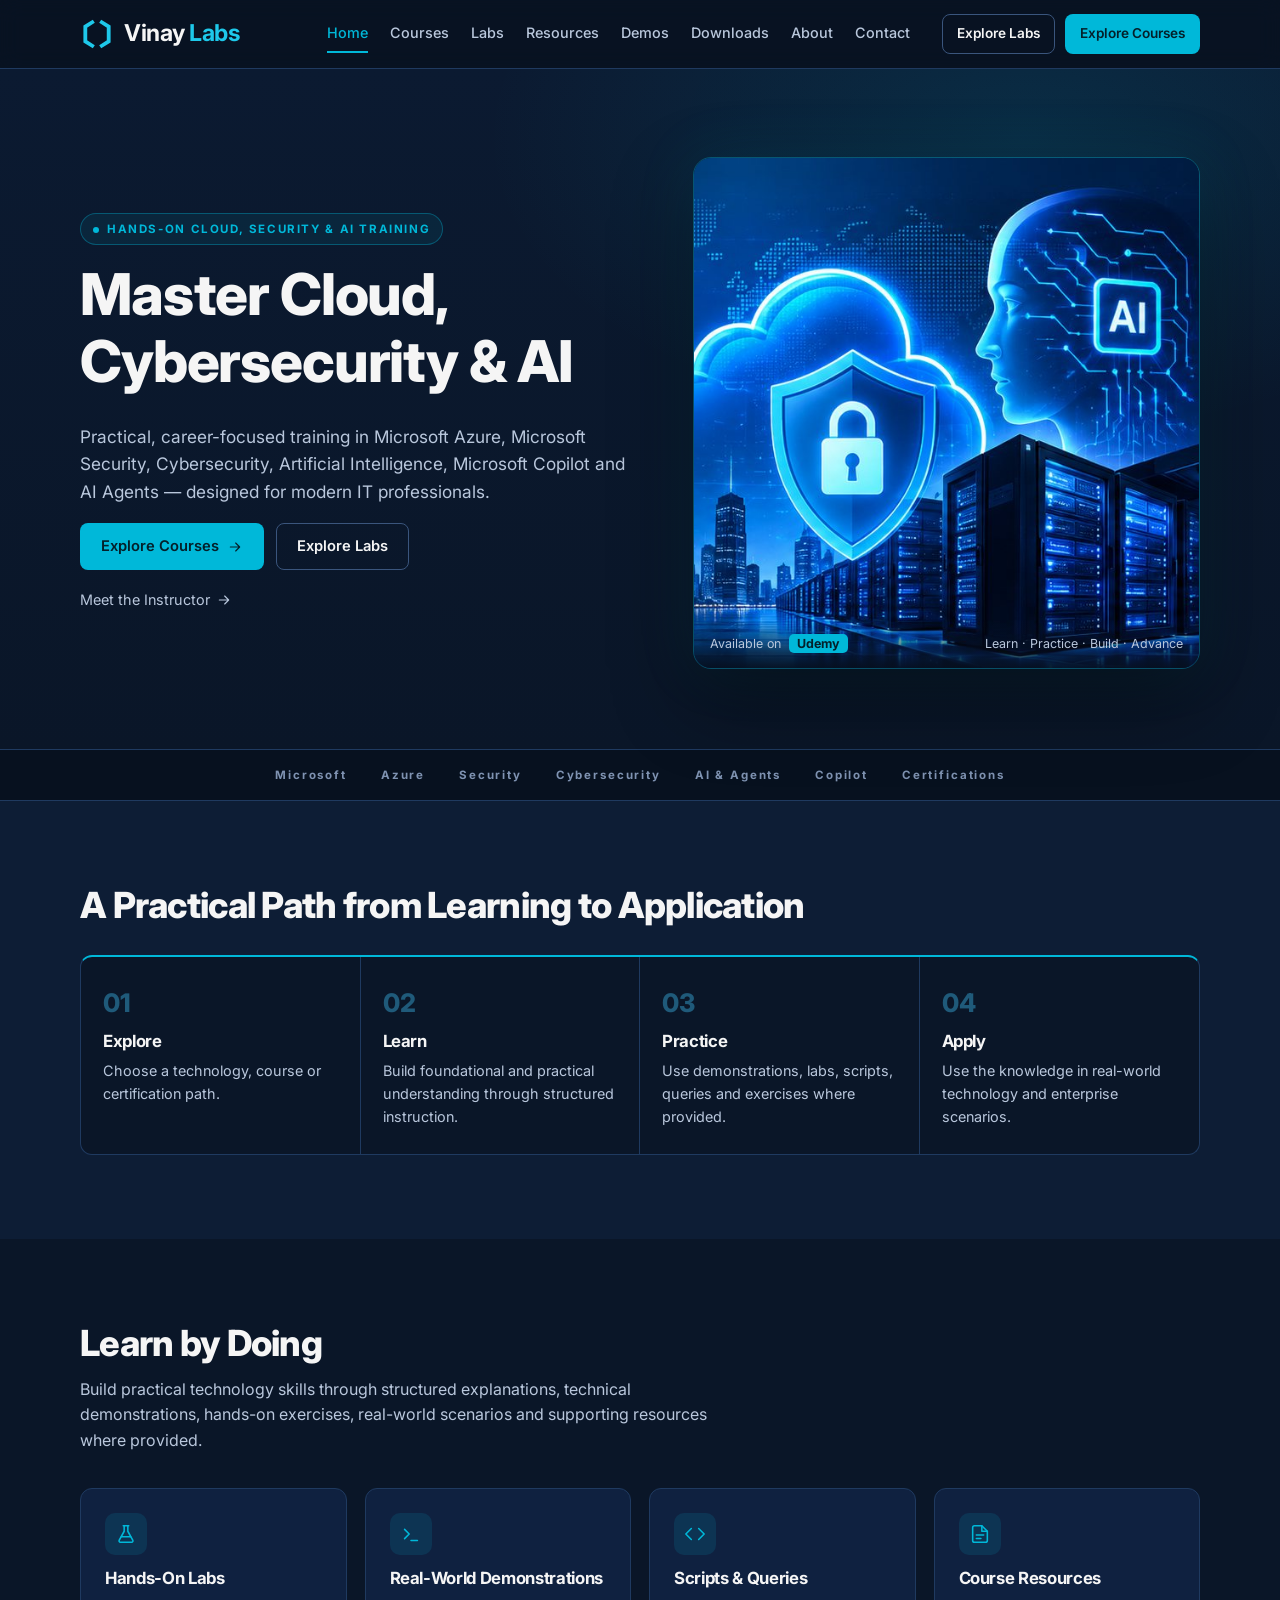
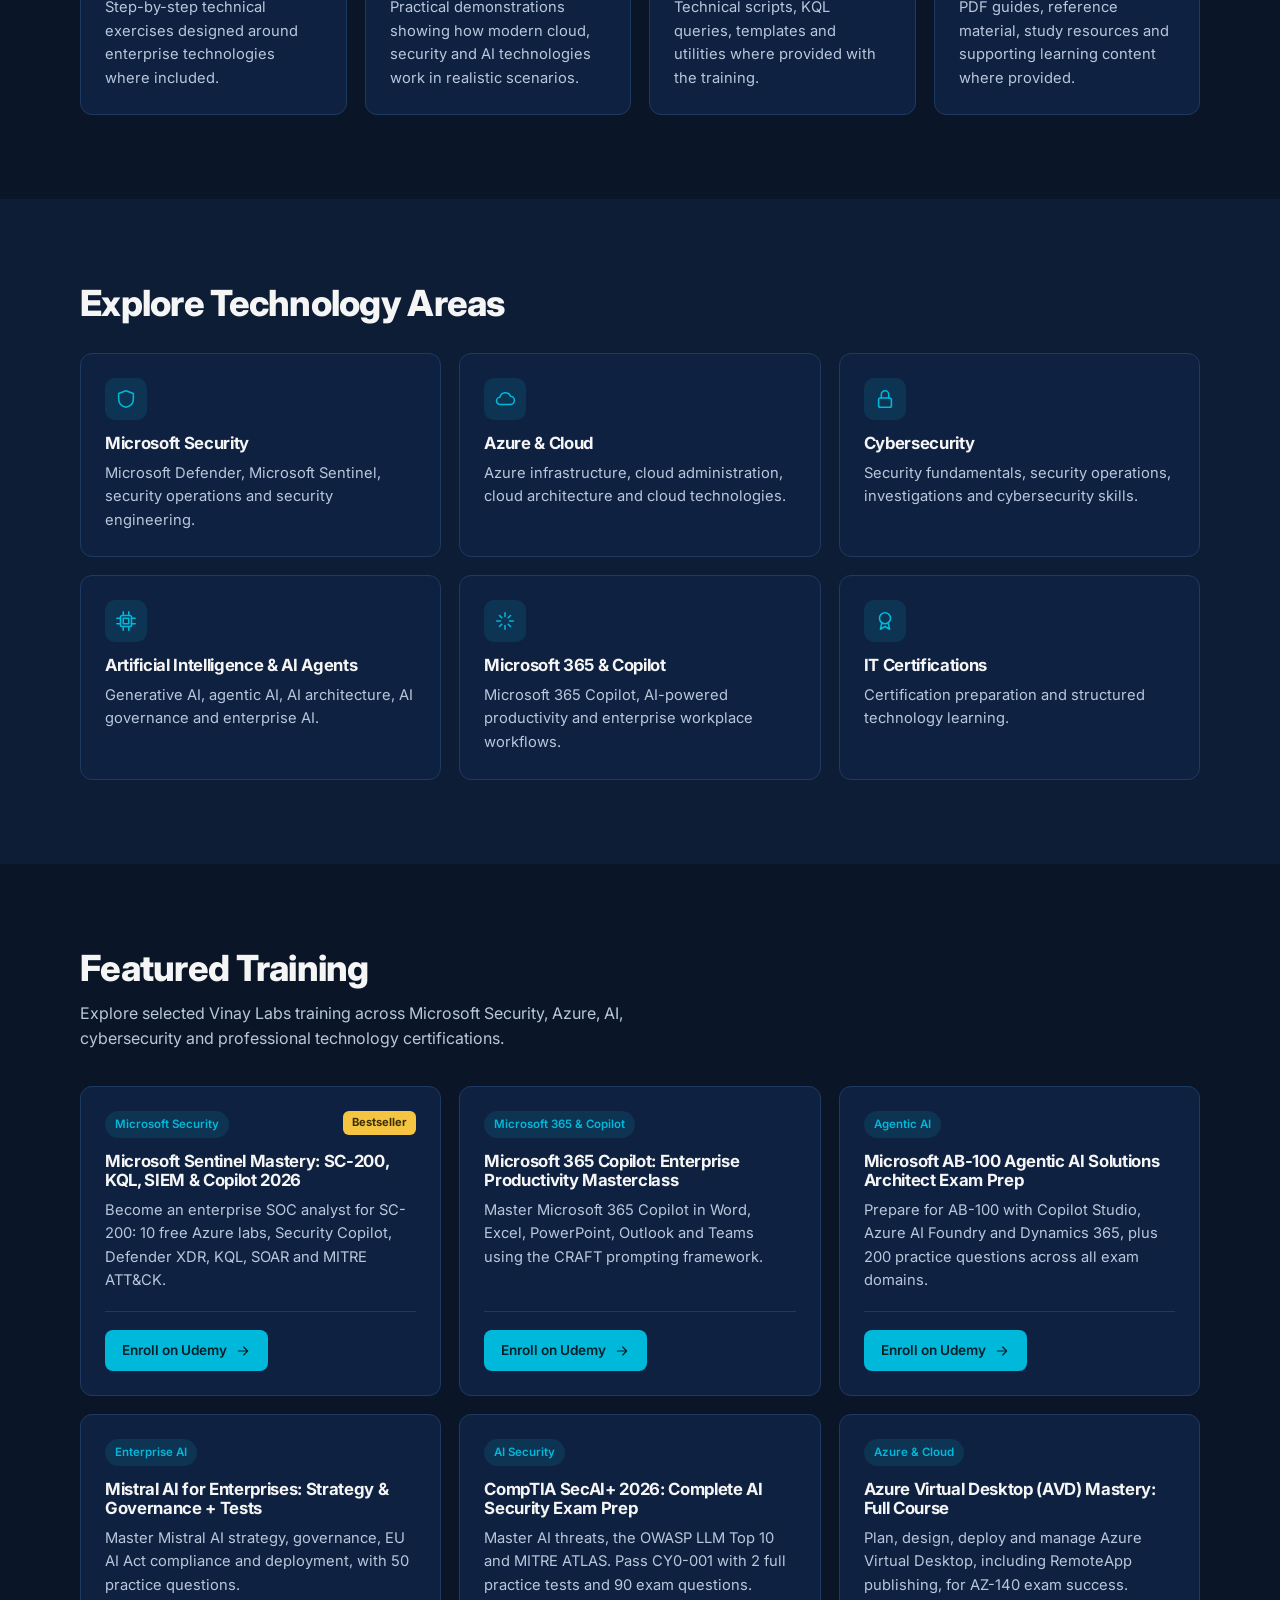
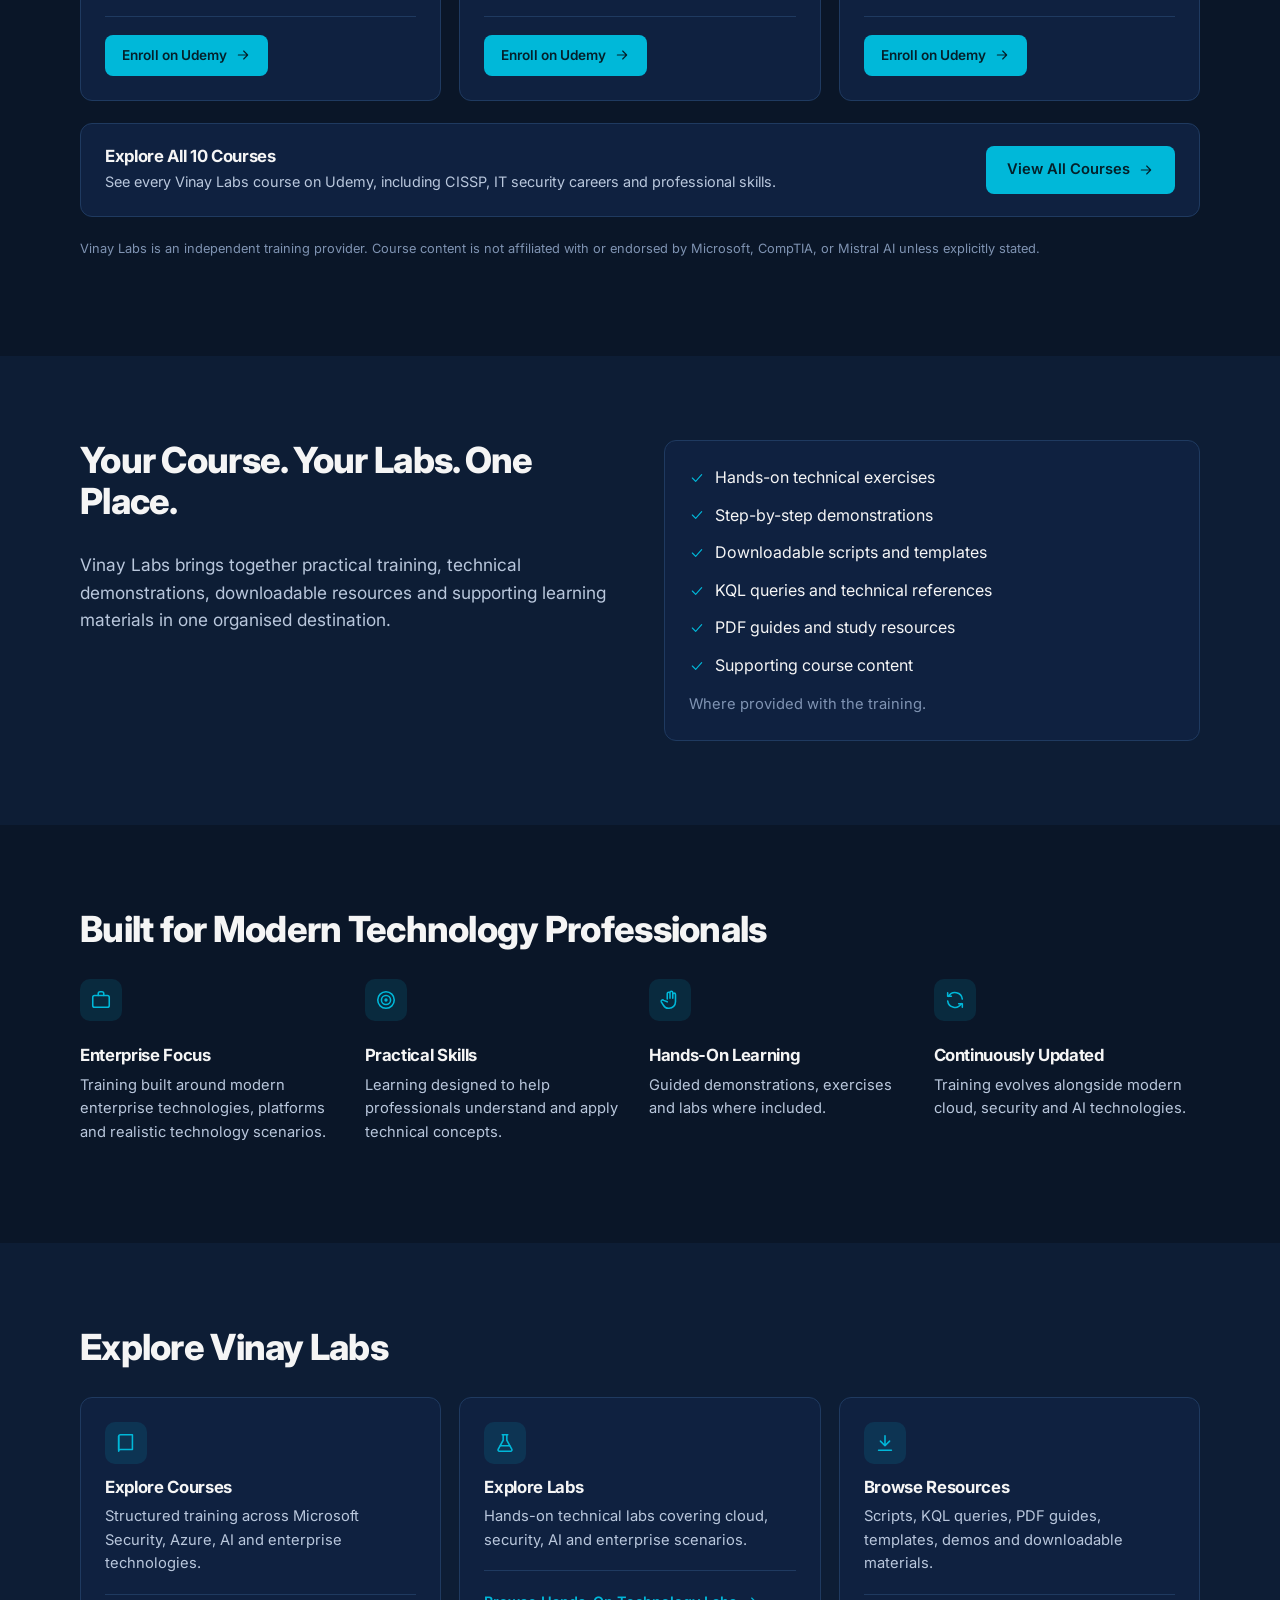
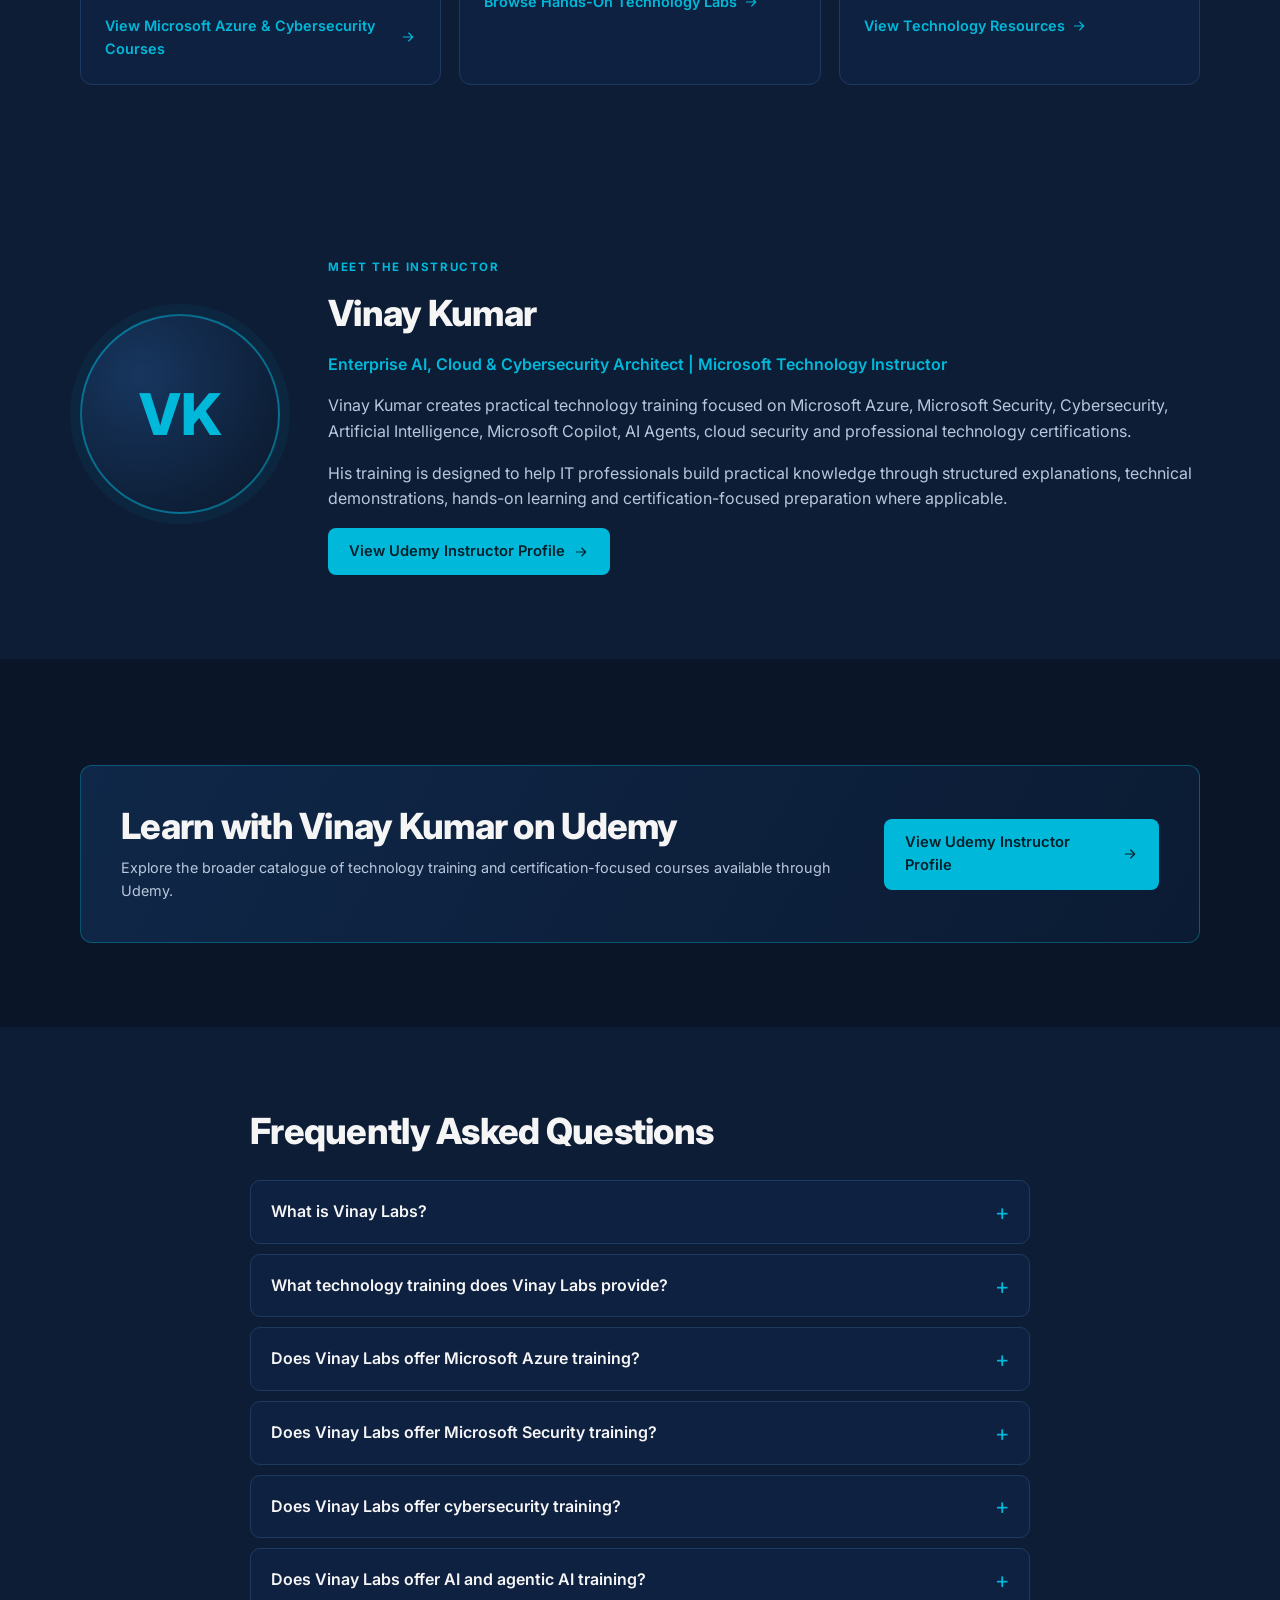
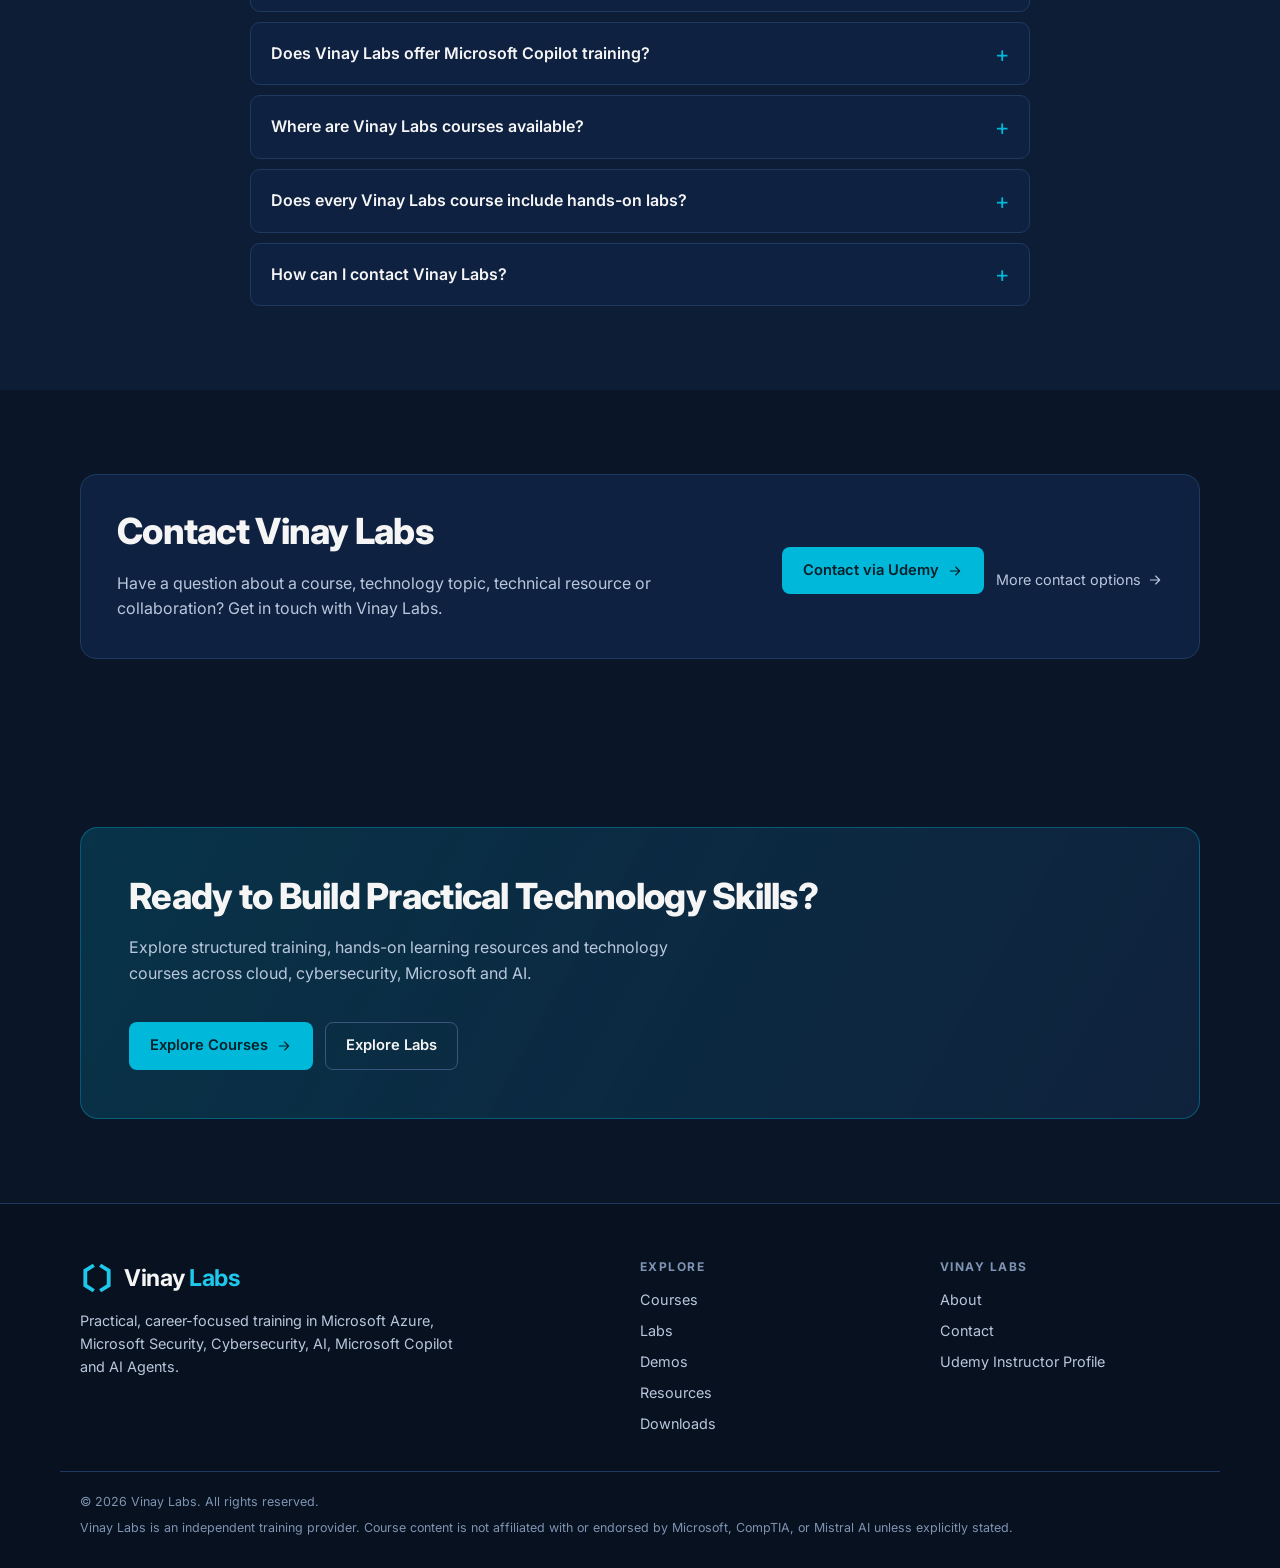
<file: index.html>
<!doctype html>
<html lang="en">
<head>
<meta charset="utf-8">
<meta name="viewport" content="width=device-width, initial-scale=1">
<title>Vinay Labs | Microsoft Azure, Cybersecurity, AI &amp; Cloud Training</title>
<meta name="description" content="Practical, career-focused training in Microsoft Azure, Microsoft Security, Cybersecurity, AI, Microsoft Copilot and AI Agents from instructor Vinay Kumar.">
<link rel="canonical" href="https://vinaylabs.com/">
<meta property="og:type" content="website">
<meta property="og:site_name" content="Vinay Labs">
<meta property="og:title" content="Vinay Labs | Microsoft Azure, Cybersecurity, AI &amp; Cloud Training">
<meta property="og:description" content="Practical, career-focused training in Microsoft Azure, Microsoft Security, Cybersecurity, AI, Microsoft Copilot and AI Agents from instructor Vinay Kumar.">
<meta property="og:url" content="https://vinaylabs.com/">
<meta property="og:image" content="https://vinaylabs.com/og-image.png">
<meta property="og:image:width" content="1200">
<meta property="og:image:height" content="630">
<meta name="twitter:card" content="summary_large_image">
<meta name="twitter:image" content="https://vinaylabs.com/og-image.png">
<link rel="apple-touch-icon" href="/apple-touch-icon.png">
<meta name="theme-color" content="#0a1628">
<link rel="icon" href="data:image/svg+xml,%3Csvg xmlns='http://www.w3.org/2000/svg' viewBox='0 0 32 32'%3E%3Crect width='32' height='32' rx='7' fill='%230a1628'/%3E%3Cpath d='M13 5 6 9.5v13l7 4.5M19 5l7 4.5v13L19 26.5' fill='none' stroke='%231ec8ea' stroke-width='3.4'/%3E%3C/svg%3E">
<link rel="preconnect" href="https://fonts.googleapis.com">
<link rel="preconnect" href="https://fonts.gstatic.com" crossorigin>
<link href="https://fonts.googleapis.com/css2?family=Inter:wght@400;500;600;700;800&display=swap" rel="stylesheet">
<link rel="stylesheet" href="/style.css">
</head>
<body>
<a class="skip" href="#main">Skip to content</a>
<header class="site-header">
  <div class="wrap bar">
    <a class="logo" href="/" aria-label="Vinay Labs home"><svg class="logo-mark" viewBox="0 0 32 32" aria-hidden="true" fill="none" stroke="#1ec8ea" stroke-width="3.6" stroke-linejoin="miter" stroke-linecap="butt"><path d="M13 4 5 9v14l8 5"/><path d="M19 4l8 5v14l-8 5"/></svg><span>Vinay <b>Labs</b></span></a>
    <button class="menu-btn" aria-label="Open menu" aria-expanded="false" aria-controls="nav"><span></span><span></span><span></span></button>
    <nav id="nav" class="nav" aria-label="Main"><a href="/" class=active aria-current=page>Home</a><a href="/courses">Courses</a><a href="/labs">Labs</a><a href="/resources">Resources</a><a href="/demos">Demos</a><a href="/downloads">Downloads</a><a href="/about">About</a><a href="/contact">Contact</a>
      <span class="nav-cta"><a class="btn btn-ghost" href="/labs">Explore Labs</a><a class="btn btn-primary" href="/courses">Explore Courses</a></span>
    </nav>
  </div>
</header>
<main id="main">

<section class="hero"><div class="wrap hero-grid">
  <div>
    <span class="eyebrow dot">Hands-on Cloud, Security &amp; AI Training</span>
    <h1>Master Cloud, Cybersecurity &amp; AI</h1>
    <p class="lead">Practical, career-focused training in Microsoft Azure, Microsoft Security, Cybersecurity, Artificial Intelligence, Microsoft Copilot and AI Agents — designed for modern IT professionals.</p>
    <div class="btn-row"><a class="btn btn-primary" href="/courses">Explore Courses<svg class="ico sm" viewBox="0 0 24 24" fill="none" stroke="currentColor" stroke-width="1.7" stroke-linecap="round" stroke-linejoin="round" aria-hidden="true"><path d="M5 12h14M13 6l6 6-6 6"/></svg></a><a class="btn btn-ghost" href="/labs">Explore Labs</a></div>
    <a class="text-link" href="#instructor">Meet the Instructor <svg class="ico sm" viewBox="0 0 24 24" fill="none" stroke="currentColor" stroke-width="1.7" stroke-linecap="round" stroke-linejoin="round" aria-hidden="true"><path d="M5 12h14M13 6l6 6-6 6"/></svg></a>
  </div>
  <figure class="hero-art"><img src="/hero-art.jpg" width="594" height="600" alt="Cloud, security shield and AI illustration" fetchpriority="high"><figcaption><span>Available on <b class="udemy">Udemy</b></span><span>Learn · Practice · Build · Advance</span></figcaption></figure>
</div></section>
<div class="strip"><div class="wrap"><span>Microsoft</span><span>Azure</span><span>Security</span><span>Cybersecurity</span><span>AI &amp; Agents</span><span>Copilot</span><span>Certifications</span></div></div>

<section class="section alt"><div class="wrap"><h2 class="h2">A Practical Path from Learning to Application</h2><div class="steps"><div class="step"><span class="num">01</span><h3>Explore</h3><p>Choose a technology, course or certification path.</p></div><div class="step"><span class="num">02</span><h3>Learn</h3><p>Build foundational and practical understanding through structured instruction.</p></div><div class="step"><span class="num">03</span><h3>Practice</h3><p>Use demonstrations, labs, scripts, queries and exercises where provided.</p></div><div class="step"><span class="num">04</span><h3>Apply</h3><p>Use the knowledge in real-world technology and enterprise scenarios.</p></div></div></div></section>

<section class="section"><div class="wrap"><div class="head"><h2 class="h2">Learn by Doing</h2><p>Build practical technology skills through structured explanations, technical demonstrations, hands-on exercises, real-world scenarios and supporting resources where provided.</p></div><div class="grid g4"><div class="card"><svg class="ico box" viewBox="0 0 24 24" fill="none" stroke="currentColor" stroke-width="1.7" stroke-linecap="round" stroke-linejoin="round" aria-hidden="true"><path d="M9 3h6M10 3v6L4.5 19a1.5 1.5 0 0 0 1.3 2h12.4a1.5 1.5 0 0 0 1.3-2L14 9V3"/><path d="M7 15h10"/></svg><h3>Hands-On Labs</h3><p>Step-by-step technical exercises designed around enterprise technologies where included.</p></div><div class="card"><svg class="ico box" viewBox="0 0 24 24" fill="none" stroke="currentColor" stroke-width="1.7" stroke-linecap="round" stroke-linejoin="round" aria-hidden="true"><path d="m5 7 5 5-5 5"/><path d="M12 19h7"/></svg><h3>Real-World Demonstrations</h3><p>Practical demonstrations showing how modern cloud, security and AI technologies work in realistic scenarios.</p></div><div class="card"><svg class="ico box" viewBox="0 0 24 24" fill="none" stroke="currentColor" stroke-width="1.7" stroke-linecap="round" stroke-linejoin="round" aria-hidden="true"><path d="m8 6-6 6 6 6"/><path d="m16 6 6 6-6 6"/></svg><h3>Scripts &amp; Queries</h3><p>Technical scripts, KQL queries, templates and utilities where provided with the training.</p></div><div class="card"><svg class="ico box" viewBox="0 0 24 24" fill="none" stroke="currentColor" stroke-width="1.7" stroke-linecap="round" stroke-linejoin="round" aria-hidden="true"><path d="M14 3H6a2 2 0 0 0-2 2v14a2 2 0 0 0 2 2h12a2 2 0 0 0 2-2V9z"/><path d="M14 3v6h6M8 13h8M8 17h5"/></svg><h3>Course Resources</h3><p>PDF guides, reference material, study resources and supporting learning content where provided.</p></div></div></div></section>

<section class="section alt"><div class="wrap"><h2 class="h2">Explore Technology Areas</h2><div class="grid g3"><a class="card area" href="/courses"><svg class="ico box" viewBox="0 0 24 24" fill="none" stroke="currentColor" stroke-width="1.7" stroke-linecap="round" stroke-linejoin="round" aria-hidden="true"><path d="M12 3 4 6v6c0 5 3.5 8 8 9 4.5-1 8-4 8-9V6z"/></svg><h3>Microsoft Security</h3><p>Microsoft Defender, Microsoft Sentinel, security operations and security engineering.</p></a><a class="card area" href="/courses"><svg class="ico box" viewBox="0 0 24 24" fill="none" stroke="currentColor" stroke-width="1.7" stroke-linecap="round" stroke-linejoin="round" aria-hidden="true"><path d="M7 18a4 4 0 0 1-.5-8A6 6 0 0 1 18 9a4.5 4.5 0 0 1-.5 9z"/></svg><h3>Azure &amp; Cloud</h3><p>Azure infrastructure, cloud administration, cloud architecture and cloud technologies.</p></a><a class="card area" href="/courses"><svg class="ico box" viewBox="0 0 24 24" fill="none" stroke="currentColor" stroke-width="1.7" stroke-linecap="round" stroke-linejoin="round" aria-hidden="true"><rect x="5" y="11" width="14" height="10" rx="2"/><path d="M8 11V7a4 4 0 0 1 8 0v4"/></svg><h3>Cybersecurity</h3><p>Security fundamentals, security operations, investigations and cybersecurity skills.</p></a><a class="card area" href="/courses"><svg class="ico box" viewBox="0 0 24 24" fill="none" stroke="currentColor" stroke-width="1.7" stroke-linecap="round" stroke-linejoin="round" aria-hidden="true"><rect x="6" y="6" width="12" height="12" rx="2"/><path d="M9 9h6v6H9zM9 2v4M15 2v4M9 18v4M15 18v4M2 9h4M2 15h4M18 9h4M18 15h4"/></svg><h3>Artificial Intelligence &amp; AI Agents</h3><p>Generative AI, agentic AI, AI architecture, AI governance and enterprise AI.</p></a><a class="card area" href="/courses"><svg class="ico box" viewBox="0 0 24 24" fill="none" stroke="currentColor" stroke-width="1.7" stroke-linecap="round" stroke-linejoin="round" aria-hidden="true"><path d="M12 3v4M12 17v4M3 12h4M17 12h4M6 6l2.5 2.5M15.5 15.5 18 18M6 18l2.5-2.5M15.5 8.5 18 6"/></svg><h3>Microsoft 365 &amp; Copilot</h3><p>Microsoft 365 Copilot, AI-powered productivity and enterprise workplace workflows.</p></a><a class="card area" href="/courses"><svg class="ico box" viewBox="0 0 24 24" fill="none" stroke="currentColor" stroke-width="1.7" stroke-linecap="round" stroke-linejoin="round" aria-hidden="true"><circle cx="12" cy="9" r="6"/><path d="m8.5 14-1.5 7 5-3 5 3-1.5-7"/></svg><h3>IT Certifications</h3><p>Certification preparation and structured technology learning.</p></a></div></div></section>

<section class="section"><div class="wrap"><div class="head"><h2 class="h2">Featured Training</h2><p>Explore selected Vinay Labs training across Microsoft Security, Azure, AI, cybersecurity and professional technology certifications.</p></div>
<div class="grid g3"><article class="card course" data-tags="security cert"><div class="card-top"><span class="tag">Microsoft Security</span><span class="badge">Bestseller</span></div><h3><a href="https://www.udemy.com/course/microsoft-sentinel-mastery-sc-200-kql-siem-copilot-2026/?referralCode=CE9669437631A78A2B1E" target="_blank" rel="noopener">Microsoft Sentinel Mastery: SC-200, KQL, SIEM &amp; Copilot 2026</a></h3><p>Become an enterprise SOC analyst for SC-200: 10 free Azure labs, Security Copilot, Defender XDR, KQL, SOAR and MITRE ATT&amp;CK.</p><div class="card-foot"><a class="btn btn-primary btn-sm" href="https://www.udemy.com/course/microsoft-sentinel-mastery-sc-200-kql-siem-copilot-2026/?referralCode=CE9669437631A78A2B1E" target="_blank" rel="noopener">Enroll on Udemy<svg class="ico sm" viewBox="0 0 24 24" fill="none" stroke="currentColor" stroke-width="1.7" stroke-linecap="round" stroke-linejoin="round" aria-hidden="true"><path d="M5 12h14M13 6l6 6-6 6"/></svg></a></div></article><article class="card course" data-tags="m365 ai"><div class="card-top"><span class="tag">Microsoft 365 &amp; Copilot</span></div><h3><a href="https://www.udemy.com/course/microsoft-365-copilot-enterprise-productivity-masterclass/?referralCode=E7B0BFB6113865BAE358" target="_blank" rel="noopener">Microsoft 365 Copilot: Enterprise Productivity Masterclass</a></h3><p>Master Microsoft 365 Copilot in Word, Excel, PowerPoint, Outlook and Teams using the CRAFT prompting framework.</p><div class="card-foot"><a class="btn btn-primary btn-sm" href="https://www.udemy.com/course/microsoft-365-copilot-enterprise-productivity-masterclass/?referralCode=E7B0BFB6113865BAE358" target="_blank" rel="noopener">Enroll on Udemy<svg class="ico sm" viewBox="0 0 24 24" fill="none" stroke="currentColor" stroke-width="1.7" stroke-linecap="round" stroke-linejoin="round" aria-hidden="true"><path d="M5 12h14M13 6l6 6-6 6"/></svg></a></div></article><article class="card course" data-tags="ai cert"><div class="card-top"><span class="tag">Agentic AI</span></div><h3><a href="https://www.udemy.com/course/microsoft-ab-100-agentic-ai-solutions-architect/?referralCode=0C6E5D3E8C5E6A00295A" target="_blank" rel="noopener">Microsoft AB-100 Agentic AI Solutions Architect Exam Prep</a></h3><p>Prepare for AB-100 with Copilot Studio, Azure AI Foundry and Dynamics 365, plus 200 practice questions across all exam domains.</p><div class="card-foot"><a class="btn btn-primary btn-sm" href="https://www.udemy.com/course/microsoft-ab-100-agentic-ai-solutions-architect/?referralCode=0C6E5D3E8C5E6A00295A" target="_blank" rel="noopener">Enroll on Udemy<svg class="ico sm" viewBox="0 0 24 24" fill="none" stroke="currentColor" stroke-width="1.7" stroke-linecap="round" stroke-linejoin="round" aria-hidden="true"><path d="M5 12h14M13 6l6 6-6 6"/></svg></a></div></article><article class="card course" data-tags="ai"><div class="card-top"><span class="tag">Enterprise AI</span></div><h3><a href="https://www.udemy.com/course/mistral-ai-for-enterprises/?referralCode=819F22A5532A81E8E43F" target="_blank" rel="noopener">Mistral AI for Enterprises: Strategy &amp; Governance + Tests</a></h3><p>Master Mistral AI strategy, governance, EU AI Act compliance and deployment, with 50 practice questions.</p><div class="card-foot"><a class="btn btn-primary btn-sm" href="https://www.udemy.com/course/mistral-ai-for-enterprises/?referralCode=819F22A5532A81E8E43F" target="_blank" rel="noopener">Enroll on Udemy<svg class="ico sm" viewBox="0 0 24 24" fill="none" stroke="currentColor" stroke-width="1.7" stroke-linecap="round" stroke-linejoin="round" aria-hidden="true"><path d="M5 12h14M13 6l6 6-6 6"/></svg></a></div></article><article class="card course" data-tags="ai security cert"><div class="card-top"><span class="tag">AI Security</span></div><h3><a href="https://www.udemy.com/course/comptia-secai-certification-2025-complete-exam-prep/?referralCode=B4DB8C290DFF85FCC3E4" target="_blank" rel="noopener">CompTIA SecAI+ 2026: Complete AI Security Exam Prep</a></h3><p>Master AI threats, the OWASP LLM Top 10 and MITRE ATLAS. Pass CY0-001 with 2 full practice tests and 90 exam questions.</p><div class="card-foot"><a class="btn btn-primary btn-sm" href="https://www.udemy.com/course/comptia-secai-certification-2025-complete-exam-prep/?referralCode=B4DB8C290DFF85FCC3E4" target="_blank" rel="noopener">Enroll on Udemy<svg class="ico sm" viewBox="0 0 24 24" fill="none" stroke="currentColor" stroke-width="1.7" stroke-linecap="round" stroke-linejoin="round" aria-hidden="true"><path d="M5 12h14M13 6l6 6-6 6"/></svg></a></div></article><article class="card course" data-tags="azure cert"><div class="card-top"><span class="tag">Azure &amp; Cloud</span></div><h3><a href="https://www.udemy.com/course/microsoft-azure-virtual-desktop-avd-previously-wvd/?referralCode=3342CA9E6CCE55A43F70" target="_blank" rel="noopener">Azure Virtual Desktop (AVD) Mastery: Full Course</a></h3><p>Plan, design, deploy and manage Azure Virtual Desktop, including RemoteApp publishing, for AZ-140 exam success.</p><div class="card-foot"><a class="btn btn-primary btn-sm" href="https://www.udemy.com/course/microsoft-azure-virtual-desktop-avd-previously-wvd/?referralCode=3342CA9E6CCE55A43F70" target="_blank" rel="noopener">Enroll on Udemy<svg class="ico sm" viewBox="0 0 24 24" fill="none" stroke="currentColor" stroke-width="1.7" stroke-linecap="round" stroke-linejoin="round" aria-hidden="true"><path d="M5 12h14M13 6l6 6-6 6"/></svg></a></div></article></div>
<div class="inline-cta"><div><h3>Explore All 10 Courses</h3><p>See every Vinay Labs course on Udemy, including CISSP, IT security careers and professional skills.</p></div><a class="btn btn-primary" href="/courses">View All Courses<svg class="ico sm" viewBox="0 0 24 24" fill="none" stroke="currentColor" stroke-width="1.7" stroke-linecap="round" stroke-linejoin="round" aria-hidden="true"><path d="M5 12h14M13 6l6 6-6 6"/></svg></a></div>
<p class="disclaimer">Vinay Labs is an independent training provider. Course content is not affiliated with or endorsed by Microsoft, CompTIA, or Mistral AI unless explicitly stated.</p></div></section>

<section class="section alt"><div class="wrap split">
  <div><h2 class="h2">Your Course. Your Labs. One Place.</h2><p class="lead">Vinay Labs brings together practical training, technical demonstrations, downloadable resources and supporting learning materials in one organised destination.</p></div>
  <div class="card"><ul class="checks"><li><svg class="ico sm" viewBox="0 0 24 24" fill="none" stroke="currentColor" stroke-width="1.7" stroke-linecap="round" stroke-linejoin="round" aria-hidden="true"><path d="m5 12 5 5 9-10"/></svg>Hands-on technical exercises</li><li><svg class="ico sm" viewBox="0 0 24 24" fill="none" stroke="currentColor" stroke-width="1.7" stroke-linecap="round" stroke-linejoin="round" aria-hidden="true"><path d="m5 12 5 5 9-10"/></svg>Step-by-step demonstrations</li><li><svg class="ico sm" viewBox="0 0 24 24" fill="none" stroke="currentColor" stroke-width="1.7" stroke-linecap="round" stroke-linejoin="round" aria-hidden="true"><path d="m5 12 5 5 9-10"/></svg>Downloadable scripts and templates</li><li><svg class="ico sm" viewBox="0 0 24 24" fill="none" stroke="currentColor" stroke-width="1.7" stroke-linecap="round" stroke-linejoin="round" aria-hidden="true"><path d="m5 12 5 5 9-10"/></svg>KQL queries and technical references</li><li><svg class="ico sm" viewBox="0 0 24 24" fill="none" stroke="currentColor" stroke-width="1.7" stroke-linecap="round" stroke-linejoin="round" aria-hidden="true"><path d="m5 12 5 5 9-10"/></svg>PDF guides and study resources</li><li><svg class="ico sm" viewBox="0 0 24 24" fill="none" stroke="currentColor" stroke-width="1.7" stroke-linecap="round" stroke-linejoin="round" aria-hidden="true"><path d="m5 12 5 5 9-10"/></svg>Supporting course content</li></ul><p class="muted-sm">Where provided with the training.</p></div>
</div></section>

<section class="section"><div class="wrap"><h2 class="h2">Built for Modern Technology Professionals</h2><div class="grid g4"><div class="feature"><svg class="ico box" viewBox="0 0 24 24" fill="none" stroke="currentColor" stroke-width="1.7" stroke-linecap="round" stroke-linejoin="round" aria-hidden="true"><rect x="3" y="7" width="18" height="13" rx="2"/><path d="M9 7V5a2 2 0 0 1 2-2h2a2 2 0 0 1 2 2v2"/></svg><h3>Enterprise Focus</h3><p>Training built around modern enterprise technologies, platforms and realistic technology scenarios.</p></div><div class="feature"><svg class="ico box" viewBox="0 0 24 24" fill="none" stroke="currentColor" stroke-width="1.7" stroke-linecap="round" stroke-linejoin="round" aria-hidden="true"><circle cx="12" cy="12" r="9"/><circle cx="12" cy="12" r="5"/><circle cx="12" cy="12" r="1"/></svg><h3>Practical Skills</h3><p>Learning designed to help professionals understand and apply technical concepts.</p></div><div class="feature"><svg class="ico box" viewBox="0 0 24 24" fill="none" stroke="currentColor" stroke-width="1.7" stroke-linecap="round" stroke-linejoin="round" aria-hidden="true"><path d="M9 11V5a1.5 1.5 0 0 1 3 0v5M12 10V4a1.5 1.5 0 0 1 3 0v6M15 10V6a1.5 1.5 0 0 1 3 0v8a7 7 0 0 1-7 7h-1a6 6 0 0 1-5-3l-2.5-4a1.5 1.5 0 0 1 2.5-1.6L9 14"/></svg><h3>Hands-On Learning</h3><p>Guided demonstrations, exercises and labs where included.</p></div><div class="feature"><svg class="ico box" viewBox="0 0 24 24" fill="none" stroke="currentColor" stroke-width="1.7" stroke-linecap="round" stroke-linejoin="round" aria-hidden="true"><path d="M20 11a8 8 0 0 0-14.9-3M4 4v4h4M4 13a8 8 0 0 0 14.9 3M20 20v-4h-4"/></svg><h3>Continuously Updated</h3><p>Training evolves alongside modern cloud, security and AI technologies.</p></div></div></div></section>

<section class="section alt"><div class="wrap"><h2 class="h2">Explore Vinay Labs</h2><div class="grid g3"><div class="card"><svg class="ico box" viewBox="0 0 24 24" fill="none" stroke="currentColor" stroke-width="1.7" stroke-linecap="round" stroke-linejoin="round" aria-hidden="true"><path d="M4 5a2 2 0 0 1 2-2h13v16H6a2 2 0 0 0-2 2z"/><path d="M4 19V5"/></svg><h3>Explore Courses</h3><p>Structured training across Microsoft Security, Azure, AI and enterprise technologies.</p><div class="card-foot"><a class="link" href="/courses">View Microsoft Azure & Cybersecurity Courses<svg class="ico sm" viewBox="0 0 24 24" fill="none" stroke="currentColor" stroke-width="1.7" stroke-linecap="round" stroke-linejoin="round" aria-hidden="true"><path d="M5 12h14M13 6l6 6-6 6"/></svg></a></div></div><div class="card"><svg class="ico box" viewBox="0 0 24 24" fill="none" stroke="currentColor" stroke-width="1.7" stroke-linecap="round" stroke-linejoin="round" aria-hidden="true"><path d="M9 3h6M10 3v6L4.5 19a1.5 1.5 0 0 0 1.3 2h12.4a1.5 1.5 0 0 0 1.3-2L14 9V3"/><path d="M7 15h10"/></svg><h3>Explore Labs</h3><p>Hands-on technical labs covering cloud, security, AI and enterprise scenarios.</p><div class="card-foot"><a class="link" href="/labs">Browse Hands-On Technology Labs<svg class="ico sm" viewBox="0 0 24 24" fill="none" stroke="currentColor" stroke-width="1.7" stroke-linecap="round" stroke-linejoin="round" aria-hidden="true"><path d="M5 12h14M13 6l6 6-6 6"/></svg></a></div></div><div class="card"><svg class="ico box" viewBox="0 0 24 24" fill="none" stroke="currentColor" stroke-width="1.7" stroke-linecap="round" stroke-linejoin="round" aria-hidden="true"><path d="M12 4v11M7 10l5 5 5-5M5 20h14"/></svg><h3>Browse Resources</h3><p>Scripts, KQL queries, PDF guides, templates, demos and downloadable materials.</p><div class="card-foot"><a class="link" href="/resources">View Technology Resources<svg class="ico sm" viewBox="0 0 24 24" fill="none" stroke="currentColor" stroke-width="1.7" stroke-linecap="round" stroke-linejoin="round" aria-hidden="true"><path d="M5 12h14M13 6l6 6-6 6"/></svg></a></div></div></div></div></section>

<section class="section alt" id="instructor"><div class="wrap instructor">
<div class="avatar" aria-hidden="true">VK</div>
<div><span class="eyebrow">Meet the Instructor</span><h2>Vinay Kumar</h2><p class="role">Enterprise AI, Cloud &amp; Cybersecurity Architect | Microsoft Technology Instructor</p><p>Vinay Kumar creates practical technology training focused on Microsoft Azure, Microsoft Security, Cybersecurity, Artificial Intelligence, Microsoft Copilot, AI Agents, cloud security and professional technology certifications.</p><p>His training is designed to help IT professionals build practical knowledge through structured explanations, technical demonstrations, hands-on learning and certification-focused preparation where applicable.</p>
<div class="btn-row"><a class="btn btn-primary" href="https://www.udemy.com/user/vinay-kumar-556/" target="_blank" rel="noopener">View Udemy Instructor Profile<svg class="ico sm" viewBox="0 0 24 24" fill="none" stroke="currentColor" stroke-width="1.7" stroke-linecap="round" stroke-linejoin="round" aria-hidden="true"><path d="M5 12h14M13 6l6 6-6 6"/></svg></a></div></div></div></section>

<section class="section"><div class="wrap"><div class="inline-cta big"><div><h2>Learn with Vinay Kumar on Udemy</h2><p>Explore the broader catalogue of technology training and certification-focused courses available through Udemy.</p></div><a class="btn btn-primary" href="https://www.udemy.com/user/vinay-kumar-556/" target="_blank" rel="noopener">View Udemy Instructor Profile<svg class="ico sm" viewBox="0 0 24 24" fill="none" stroke="currentColor" stroke-width="1.7" stroke-linecap="round" stroke-linejoin="round" aria-hidden="true"><path d="M5 12h14M13 6l6 6-6 6"/></svg></a></div></div></section>

<section class="section alt"><div class="wrap narrow"><h2 class="h2">Frequently Asked Questions</h2><div class="faq"><details><summary>What is Vinay Labs?</summary><p>Vinay Labs is an independent enterprise technology training platform providing practical training in Microsoft Azure, Microsoft Security, Cybersecurity, Artificial Intelligence, Microsoft Copilot, AI Agents and professional IT certifications. Training is delivered through Udemy by instructor Vinay Kumar.</p></details><details><summary>What technology training does Vinay Labs provide?</summary><p>Vinay Labs provides training across Microsoft Azure, Microsoft Security (including Microsoft Defender and Microsoft Sentinel), Cybersecurity, AI and Agentic AI, AI Security, Microsoft 365 Copilot, cloud security and professional IT certification preparation including SC-200, AB-100, AZ-140, CompTIA SecAI+ and CISSP, plus enterprise AI strategy with Mistral AI.</p></details><details><summary>Does Vinay Labs offer Microsoft Azure training?</summary><p>Yes. Vinay Labs offers training in Microsoft Azure infrastructure, cloud administration, Azure Virtual Desktop, cloud architecture and Azure-based technologies. The Azure Virtual Desktop (AVD) Mastery course is currently available on Udemy.</p></details><details><summary>Does Vinay Labs offer Microsoft Security training?</summary><p>Yes. Vinay Labs offers Microsoft Security training including Microsoft Sentinel, KQL threat hunting, SIEM operations and Microsoft Copilot for Security. The Microsoft Sentinel Mastery course is aligned with the SC-200 exam and is available on Udemy.</p></details><details><summary>Does Vinay Labs offer cybersecurity training?</summary><p>Yes. Vinay Labs covers cybersecurity fundamentals, security operations, Microsoft Defender, Microsoft Sentinel, AI security and professional cybersecurity certification preparation including CompTIA SecAI+.</p></details><details><summary>Does Vinay Labs offer AI and agentic AI training?</summary><p>Yes. Vinay Labs provides training in generative AI, agentic AI, AI architecture, AI governance, enterprise AI and AI security — including the Microsoft AB-100 Agentic AI Solutions Architect exam preparation and CompTIA SecAI+ AI security certification preparation.</p></details><details><summary>Does Vinay Labs offer Microsoft Copilot training?</summary><p>Yes. Microsoft 365 Copilot: Enterprise Productivity Masterclass covers Copilot in Word, Excel, PowerPoint, Outlook and Teams, and Microsoft Sentinel Mastery covers Security Copilot for SOC work. Both are available on Udemy.</p></details><details><summary>Where are Vinay Labs courses available?</summary><p>Vinay Labs training is available on Udemy. Visit the Vinay Kumar Udemy instructor profile at udemy.com/user/vinay-kumar-556 to explore the full course catalogue.</p></details><details><summary>Does every Vinay Labs course include hands-on labs?</summary><p>Not every course includes hands-on lab exercises. Labs, demonstrations, scripts, queries and downloadable resources are provided where included with the specific training. Check individual course details on Udemy for what is included.</p></details><details><summary>How can I contact Vinay Labs?</summary><p>You can contact Vinay Labs through the Udemy messaging system on the Vinay Kumar instructor profile, or send questions about a specific course directly from that course page on Udemy.</p></details></div></div></section>

<section class="section"><div class="wrap"><div class="contact-card"><div><h2>Contact Vinay Labs</h2><p>Have a question about a course, technology topic, technical resource or collaboration? Get in touch with Vinay Labs.</p></div>
<div class="btn-row"><a class="btn btn-primary" href="https://www.udemy.com/user/vinay-kumar-556/" target="_blank" rel="noopener">Contact via Udemy<svg class="ico sm" viewBox="0 0 24 24" fill="none" stroke="currentColor" stroke-width="1.7" stroke-linecap="round" stroke-linejoin="round" aria-hidden="true"><path d="M5 12h14M13 6l6 6-6 6"/></svg></a><a class="text-link" href="/contact">More contact options <svg class="ico sm" viewBox="0 0 24 24" fill="none" stroke="currentColor" stroke-width="1.7" stroke-linecap="round" stroke-linejoin="round" aria-hidden="true"><path d="M5 12h14M13 6l6 6-6 6"/></svg></a></div></div></div></section>

<section class="section"><div class="wrap"><div class="cta-band"><div><h2>Ready to Build Practical Technology Skills?</h2><p>Explore structured training, hands-on learning resources and technology courses across cloud, cybersecurity, Microsoft and AI.</p></div><div class="btn-row"><a class="btn btn-primary" href="/courses">Explore Courses<svg class="ico sm" viewBox="0 0 24 24" fill="none" stroke="currentColor" stroke-width="1.7" stroke-linecap="round" stroke-linejoin="round" aria-hidden="true"><path d="M5 12h14M13 6l6 6-6 6"/></svg></a><a class="btn btn-ghost" href="/labs">Explore Labs</a></div></div></div></section>
<script type="application/ld+json">{"@context": "https://schema.org", "@graph": [{"@type": "Organization", "name": "Vinay Labs", "url": "https://vinaylabs.com/", "sameAs": ["https://www.udemy.com/user/vinay-kumar-556/"]}, {"@type": "Person", "name": "Vinay Kumar", "jobTitle": "Enterprise AI, Cloud & Cybersecurity Architect | Microsoft Technology Instructor", "url": "https://vinaylabs.com/about", "sameAs": ["https://www.udemy.com/user/vinay-kumar-556/"]}, {"@type": "FAQPage", "mainEntity": [{"@type": "Question", "name": "What is Vinay Labs?", "acceptedAnswer": {"@type": "Answer", "text": "Vinay Labs is an independent enterprise technology training platform providing practical training in Microsoft Azure, Microsoft Security, Cybersecurity, Artificial Intelligence, Microsoft Copilot, AI Agents and professional IT certifications. Training is delivered through Udemy by instructor Vinay Kumar."}}, {"@type": "Question", "name": "What technology training does Vinay Labs provide?", "acceptedAnswer": {"@type": "Answer", "text": "Vinay Labs provides training across Microsoft Azure, Microsoft Security (including Microsoft Defender and Microsoft Sentinel), Cybersecurity, AI and Agentic AI, AI Security, Microsoft 365 Copilot, cloud security and professional IT certification preparation including SC-200, AB-100, AZ-140, CompTIA SecAI+ and CISSP, plus enterprise AI strategy with Mistral AI."}}, {"@type": "Question", "name": "Does Vinay Labs offer Microsoft Azure training?", "acceptedAnswer": {"@type": "Answer", "text": "Yes. Vinay Labs offers training in Microsoft Azure infrastructure, cloud administration, Azure Virtual Desktop, cloud architecture and Azure-based technologies. The Azure Virtual Desktop (AVD) Mastery course is currently available on Udemy."}}, {"@type": "Question", "name": "Does Vinay Labs offer Microsoft Security training?", "acceptedAnswer": {"@type": "Answer", "text": "Yes. Vinay Labs offers Microsoft Security training including Microsoft Sentinel, KQL threat hunting, SIEM operations and Microsoft Copilot for Security. The Microsoft Sentinel Mastery course is aligned with the SC-200 exam and is available on Udemy."}}, {"@type": "Question", "name": "Does Vinay Labs offer cybersecurity training?", "acceptedAnswer": {"@type": "Answer", "text": "Yes. Vinay Labs covers cybersecurity fundamentals, security operations, Microsoft Defender, Microsoft Sentinel, AI security and professional cybersecurity certification preparation including CompTIA SecAI+."}}, {"@type": "Question", "name": "Does Vinay Labs offer AI and agentic AI training?", "acceptedAnswer": {"@type": "Answer", "text": "Yes. Vinay Labs provides training in generative AI, agentic AI, AI architecture, AI governance, enterprise AI and AI security \u2014 including the Microsoft AB-100 Agentic AI Solutions Architect exam preparation and CompTIA SecAI+ AI security certification preparation."}}, {"@type": "Question", "name": "Does Vinay Labs offer Microsoft Copilot training?", "acceptedAnswer": {"@type": "Answer", "text": "Yes. Microsoft 365 Copilot: Enterprise Productivity Masterclass covers Copilot in Word, Excel, PowerPoint, Outlook and Teams, and Microsoft Sentinel Mastery covers Security Copilot for SOC work. Both are available on Udemy."}}, {"@type": "Question", "name": "Where are Vinay Labs courses available?", "acceptedAnswer": {"@type": "Answer", "text": "Vinay Labs training is available on Udemy. Visit the Vinay Kumar Udemy instructor profile at udemy.com/user/vinay-kumar-556 to explore the full course catalogue."}}, {"@type": "Question", "name": "Does every Vinay Labs course include hands-on labs?", "acceptedAnswer": {"@type": "Answer", "text": "Not every course includes hands-on lab exercises. Labs, demonstrations, scripts, queries and downloadable resources are provided where included with the specific training. Check individual course details on Udemy for what is included."}}, {"@type": "Question", "name": "How can I contact Vinay Labs?", "acceptedAnswer": {"@type": "Answer", "text": "You can contact Vinay Labs through the Udemy messaging system on the Vinay Kumar instructor profile, or send questions about a specific course directly from that course page on Udemy."}}]}]}</script>
</main>
<footer class="site-footer">
  <div class="wrap foot">
    <div class="foot-brand">
      <a class="logo" href="/"><svg class="logo-mark" viewBox="0 0 32 32" aria-hidden="true" fill="none" stroke="#1ec8ea" stroke-width="3.6" stroke-linejoin="miter" stroke-linecap="butt"><path d="M13 4 5 9v14l8 5"/><path d="M19 4l8 5v14l-8 5"/></svg><span>Vinay <b>Labs</b></span></a>
      <p>Practical, career-focused training in Microsoft Azure, Microsoft Security, Cybersecurity, AI, Microsoft Copilot and AI Agents.</p>
    </div>
    <div class="foot-col"><h3>Explore</h3><a href="/courses">Courses</a><a href="/labs">Labs</a><a href="/demos">Demos</a><a href="/resources">Resources</a><a href="/downloads">Downloads</a></div>
    <div class="foot-col"><h3>Vinay Labs</h3><a href="/about">About</a><a href="/contact">Contact</a><a href="https://www.udemy.com/user/vinay-kumar-556/" target="_blank" rel="noopener">Udemy Instructor Profile</a></div>
  </div>
  <div class="wrap foot-base"><p>&copy; 2026 Vinay Labs. All rights reserved.</p><p>Vinay Labs is an independent training provider. Course content is not affiliated with or endorsed by Microsoft, CompTIA, or Mistral AI unless explicitly stated.</p></div>
</footer>
<script src="/site.js" defer></script>
</body>
</html>
</file>
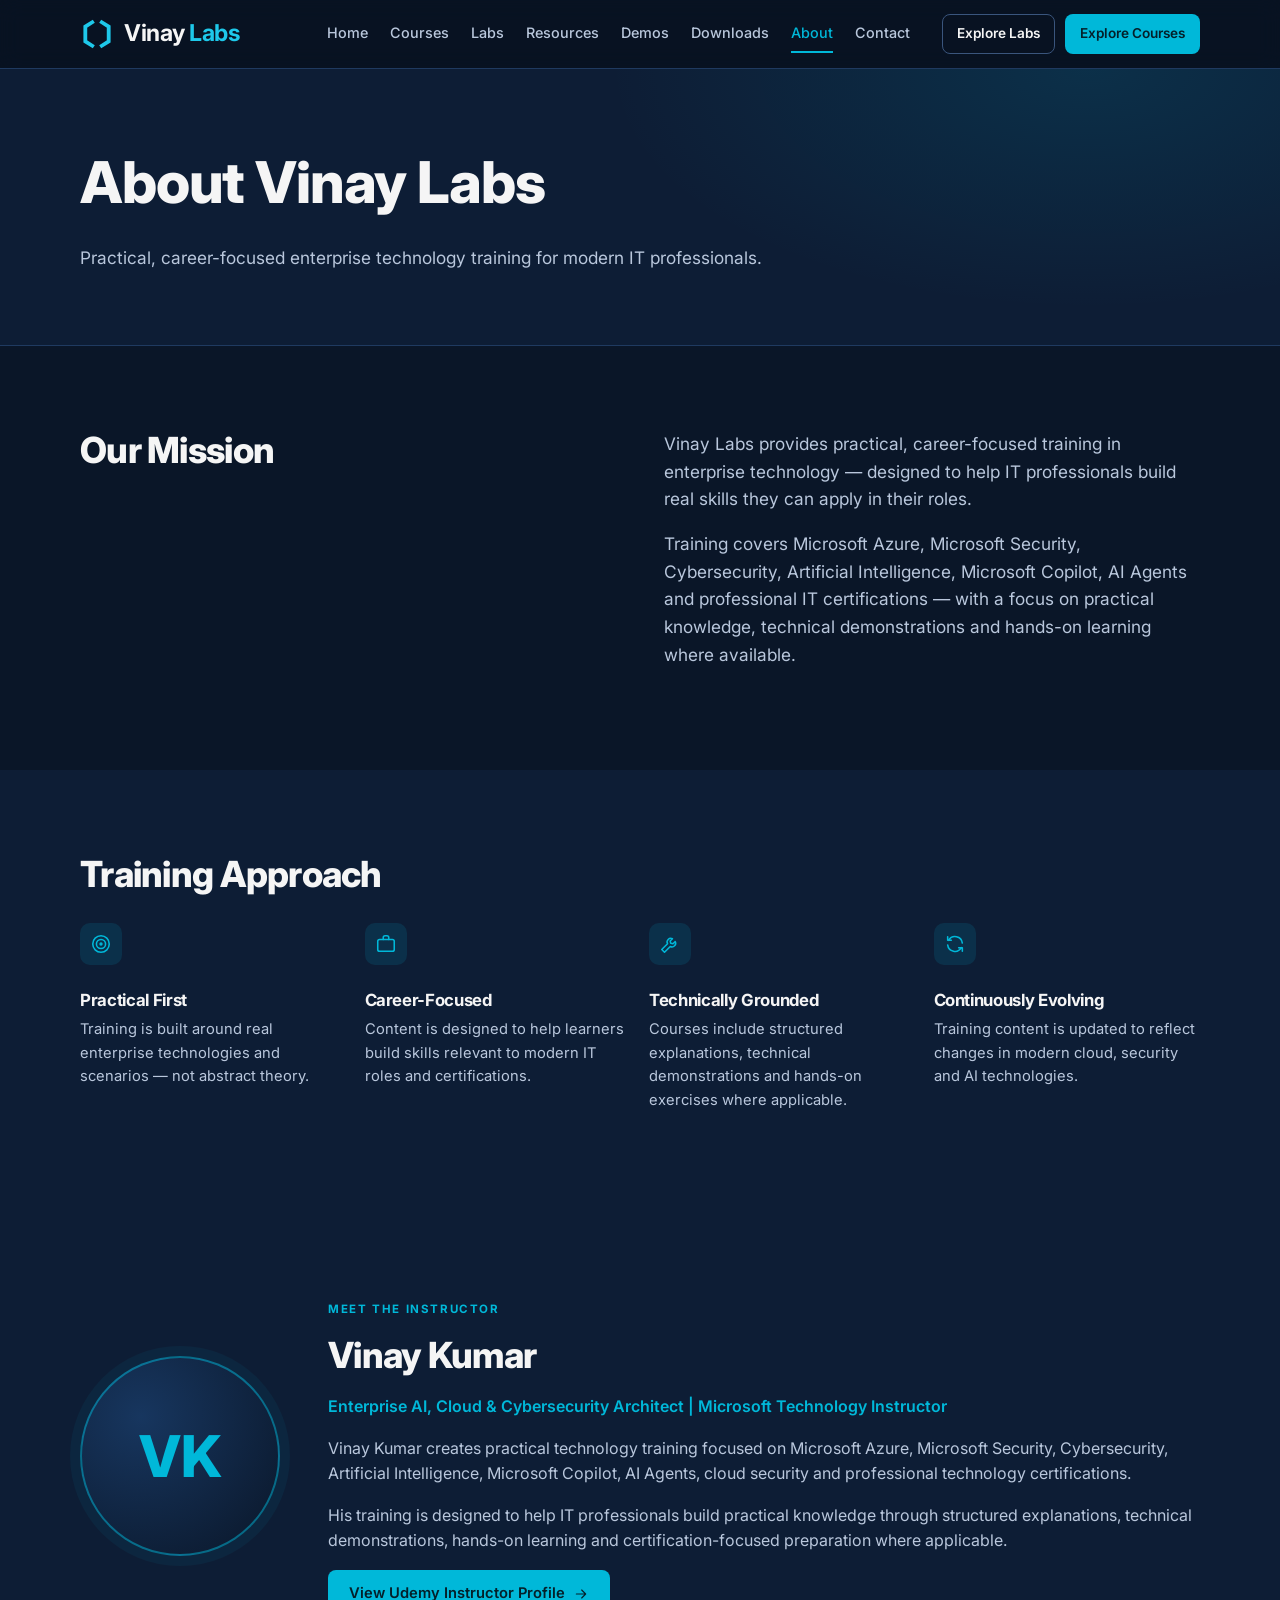
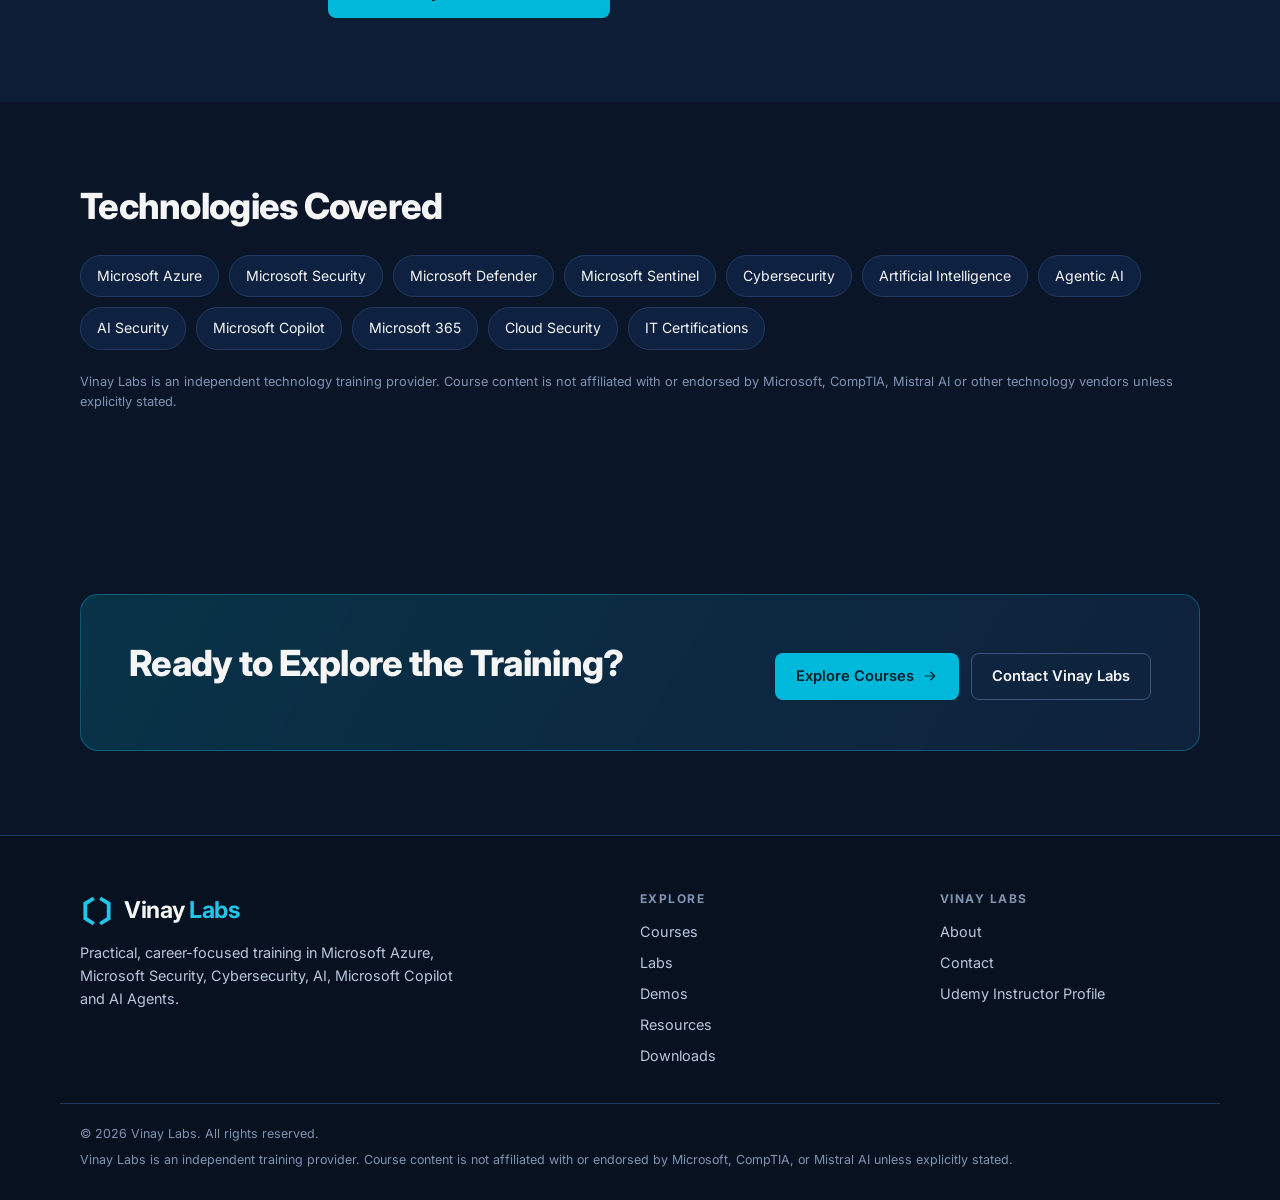
<file: about.html>
<!doctype html>
<html lang="en">
<head>
<meta charset="utf-8">
<meta name="viewport" content="width=device-width, initial-scale=1">
<title>About Vinay Labs | Cloud, Cybersecurity &amp; AI Training</title>
<meta name="description" content="Learn about Vinay Labs and its practical training approach across Microsoft Azure, cybersecurity, Microsoft Security, AI, Copilot and professional technology certifications.">
<link rel="canonical" href="https://vinaylabs.com/about">
<meta property="og:type" content="website">
<meta property="og:site_name" content="Vinay Labs">
<meta property="og:title" content="About Vinay Labs | Cloud, Cybersecurity &amp; AI Training">
<meta property="og:description" content="Learn about Vinay Labs and its practical training approach across Microsoft Azure, cybersecurity, Microsoft Security, AI, Copilot and professional technology certifications.">
<meta property="og:url" content="https://vinaylabs.com/about">
<meta property="og:image" content="https://vinaylabs.com/og-image.png">
<meta property="og:image:width" content="1200">
<meta property="og:image:height" content="630">
<meta name="twitter:card" content="summary_large_image">
<meta name="twitter:image" content="https://vinaylabs.com/og-image.png">
<link rel="apple-touch-icon" href="/apple-touch-icon.png">
<meta name="theme-color" content="#0a1628">
<link rel="icon" href="data:image/svg+xml,%3Csvg xmlns='http://www.w3.org/2000/svg' viewBox='0 0 32 32'%3E%3Crect width='32' height='32' rx='7' fill='%230a1628'/%3E%3Cpath d='M13 5 6 9.5v13l7 4.5M19 5l7 4.5v13L19 26.5' fill='none' stroke='%231ec8ea' stroke-width='3.4'/%3E%3C/svg%3E">
<link rel="preconnect" href="https://fonts.googleapis.com">
<link rel="preconnect" href="https://fonts.gstatic.com" crossorigin>
<link href="https://fonts.googleapis.com/css2?family=Inter:wght@400;500;600;700;800&display=swap" rel="stylesheet">
<link rel="stylesheet" href="/style.css">
</head>
<body>
<a class="skip" href="#main">Skip to content</a>
<header class="site-header">
  <div class="wrap bar">
    <a class="logo" href="/" aria-label="Vinay Labs home"><svg class="logo-mark" viewBox="0 0 32 32" aria-hidden="true" fill="none" stroke="#1ec8ea" stroke-width="3.6" stroke-linejoin="miter" stroke-linecap="butt"><path d="M13 4 5 9v14l8 5"/><path d="M19 4l8 5v14l-8 5"/></svg><span>Vinay <b>Labs</b></span></a>
    <button class="menu-btn" aria-label="Open menu" aria-expanded="false" aria-controls="nav"><span></span><span></span><span></span></button>
    <nav id="nav" class="nav" aria-label="Main"><a href="/">Home</a><a href="/courses">Courses</a><a href="/labs">Labs</a><a href="/resources">Resources</a><a href="/demos">Demos</a><a href="/downloads">Downloads</a><a href="/about" class=active aria-current=page>About</a><a href="/contact">Contact</a>
      <span class="nav-cta"><a class="btn btn-ghost" href="/labs">Explore Labs</a><a class="btn btn-primary" href="/courses">Explore Courses</a></span>
    </nav>
  </div>
</header>
<main id="main">
<section class="page-hero"><div class="wrap"><h1>About Vinay Labs</h1><p class="lead">Practical, career-focused enterprise technology training for modern IT professionals.</p></div></section>
<section class="section"><div class="wrap split"><div><h2 class="h2">Our Mission</h2></div><div><p class='lead'>Vinay Labs provides practical, career-focused training in enterprise technology — designed to help IT professionals build real skills they can apply in their roles.</p><p class='lead'>Training covers Microsoft Azure, Microsoft Security, Cybersecurity, Artificial Intelligence, Microsoft Copilot, AI Agents and professional IT certifications — with a focus on practical knowledge, technical demonstrations and hands-on learning where available.</p></div></div></section>
<section class="section alt"><div class="wrap"><h2 class="h2">Training Approach</h2><div class="grid g4"><div class="feature"><svg class="ico box" viewBox="0 0 24 24" fill="none" stroke="currentColor" stroke-width="1.7" stroke-linecap="round" stroke-linejoin="round" aria-hidden="true"><circle cx="12" cy="12" r="9"/><circle cx="12" cy="12" r="5"/><circle cx="12" cy="12" r="1"/></svg><h3>Practical First</h3><p>Training is built around real enterprise technologies and scenarios — not abstract theory.</p></div><div class="feature"><svg class="ico box" viewBox="0 0 24 24" fill="none" stroke="currentColor" stroke-width="1.7" stroke-linecap="round" stroke-linejoin="round" aria-hidden="true"><rect x="3" y="7" width="18" height="13" rx="2"/><path d="M9 7V5a2 2 0 0 1 2-2h2a2 2 0 0 1 2 2v2"/></svg><h3>Career-Focused</h3><p>Content is designed to help learners build skills relevant to modern IT roles and certifications.</p></div><div class="feature"><svg class="ico box" viewBox="0 0 24 24" fill="none" stroke="currentColor" stroke-width="1.7" stroke-linecap="round" stroke-linejoin="round" aria-hidden="true"><path d="M14.7 6.3a4 4 0 0 0-5.4 5.4L3 18l3 3 6.3-6.3a4 4 0 0 0 5.4-5.4l-2.5 2.5-2.4-.6-.6-2.4z"/></svg><h3>Technically Grounded</h3><p>Courses include structured explanations, technical demonstrations and hands-on exercises where applicable.</p></div><div class="feature"><svg class="ico box" viewBox="0 0 24 24" fill="none" stroke="currentColor" stroke-width="1.7" stroke-linecap="round" stroke-linejoin="round" aria-hidden="true"><path d="M20 11a8 8 0 0 0-14.9-3M4 4v4h4M4 13a8 8 0 0 0 14.9 3M20 20v-4h-4"/></svg><h3>Continuously Evolving</h3><p>Training content is updated to reflect changes in modern cloud, security and AI technologies.</p></div></div></div></section>
<section class="section alt" id="instructor"><div class="wrap instructor">
<div class="avatar" aria-hidden="true">VK</div>
<div><span class="eyebrow">Meet the Instructor</span><h2>Vinay Kumar</h2><p class="role">Enterprise AI, Cloud &amp; Cybersecurity Architect | Microsoft Technology Instructor</p><p>Vinay Kumar creates practical technology training focused on Microsoft Azure, Microsoft Security, Cybersecurity, Artificial Intelligence, Microsoft Copilot, AI Agents, cloud security and professional technology certifications.</p><p>His training is designed to help IT professionals build practical knowledge through structured explanations, technical demonstrations, hands-on learning and certification-focused preparation where applicable.</p>
<div class="btn-row"><a class="btn btn-primary" href="https://www.udemy.com/user/vinay-kumar-556/" target="_blank" rel="noopener">View Udemy Instructor Profile<svg class="ico sm" viewBox="0 0 24 24" fill="none" stroke="currentColor" stroke-width="1.7" stroke-linecap="round" stroke-linejoin="round" aria-hidden="true"><path d="M5 12h14M13 6l6 6-6 6"/></svg></a></div></div></div></section>
<section class="section"><div class="wrap"><h2 class="h2">Technologies Covered</h2><div class="tech"><span>Microsoft Azure</span><span>Microsoft Security</span><span>Microsoft Defender</span><span>Microsoft Sentinel</span><span>Cybersecurity</span><span>Artificial Intelligence</span><span>Agentic AI</span><span>AI Security</span><span>Microsoft Copilot</span><span>Microsoft 365</span><span>Cloud Security</span><span>IT Certifications</span></div>
<p class="disclaimer">Vinay Labs is an independent technology training provider. Course content is not affiliated with or endorsed by Microsoft, CompTIA, Mistral AI or other technology vendors unless explicitly stated.</p></div></section>
<section class="section"><div class="wrap"><div class="cta-band"><div><h2>Ready to Explore the Training?</h2></div><div class="btn-row"><a class="btn btn-primary" href="/courses">Explore Courses<svg class="ico sm" viewBox="0 0 24 24" fill="none" stroke="currentColor" stroke-width="1.7" stroke-linecap="round" stroke-linejoin="round" aria-hidden="true"><path d="M5 12h14M13 6l6 6-6 6"/></svg></a><a class="btn btn-ghost" href="/contact">Contact Vinay Labs</a></div></div></div></section>
</main>
<footer class="site-footer">
  <div class="wrap foot">
    <div class="foot-brand">
      <a class="logo" href="/"><svg class="logo-mark" viewBox="0 0 32 32" aria-hidden="true" fill="none" stroke="#1ec8ea" stroke-width="3.6" stroke-linejoin="miter" stroke-linecap="butt"><path d="M13 4 5 9v14l8 5"/><path d="M19 4l8 5v14l-8 5"/></svg><span>Vinay <b>Labs</b></span></a>
      <p>Practical, career-focused training in Microsoft Azure, Microsoft Security, Cybersecurity, AI, Microsoft Copilot and AI Agents.</p>
    </div>
    <div class="foot-col"><h3>Explore</h3><a href="/courses">Courses</a><a href="/labs">Labs</a><a href="/demos">Demos</a><a href="/resources">Resources</a><a href="/downloads">Downloads</a></div>
    <div class="foot-col"><h3>Vinay Labs</h3><a href="/about">About</a><a href="/contact">Contact</a><a href="https://www.udemy.com/user/vinay-kumar-556/" target="_blank" rel="noopener">Udemy Instructor Profile</a></div>
  </div>
  <div class="wrap foot-base"><p>&copy; 2026 Vinay Labs. All rights reserved.</p><p>Vinay Labs is an independent training provider. Course content is not affiliated with or endorsed by Microsoft, CompTIA, or Mistral AI unless explicitly stated.</p></div>
</footer>
<script src="/site.js" defer></script>
</body>
</html>
</file>
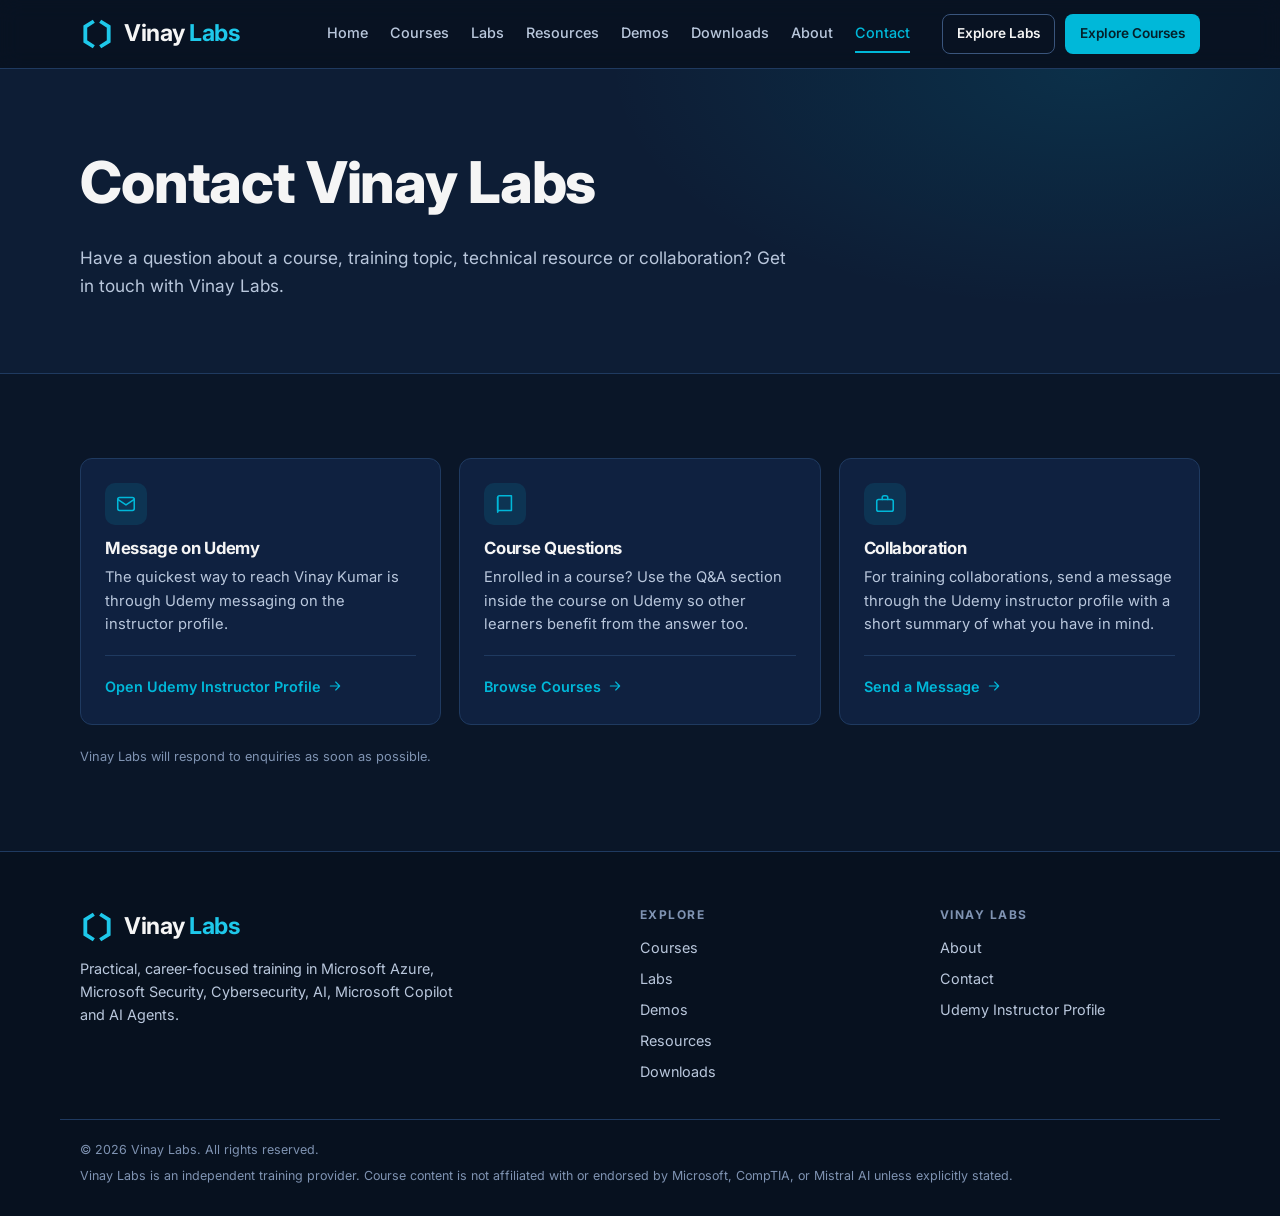
<file: contact.html>
<!doctype html>
<html lang="en">
<head>
<meta charset="utf-8">
<meta name="viewport" content="width=device-width, initial-scale=1">
<title>Contact Vinay Labs | Technology Training &amp; Support</title>
<meta name="description" content="Contact Vinay Labs about technology training, courses, technical resources, learning topics and collaboration.">
<link rel="canonical" href="https://vinaylabs.com/contact">
<meta property="og:type" content="website">
<meta property="og:site_name" content="Vinay Labs">
<meta property="og:title" content="Contact Vinay Labs | Technology Training &amp; Support">
<meta property="og:description" content="Contact Vinay Labs about technology training, courses, technical resources, learning topics and collaboration.">
<meta property="og:url" content="https://vinaylabs.com/contact">
<meta property="og:image" content="https://vinaylabs.com/og-image.png">
<meta property="og:image:width" content="1200">
<meta property="og:image:height" content="630">
<meta name="twitter:card" content="summary_large_image">
<meta name="twitter:image" content="https://vinaylabs.com/og-image.png">
<link rel="apple-touch-icon" href="/apple-touch-icon.png">
<meta name="theme-color" content="#0a1628">
<link rel="icon" href="data:image/svg+xml,%3Csvg xmlns='http://www.w3.org/2000/svg' viewBox='0 0 32 32'%3E%3Crect width='32' height='32' rx='7' fill='%230a1628'/%3E%3Cpath d='M13 5 6 9.5v13l7 4.5M19 5l7 4.5v13L19 26.5' fill='none' stroke='%231ec8ea' stroke-width='3.4'/%3E%3C/svg%3E">
<link rel="preconnect" href="https://fonts.googleapis.com">
<link rel="preconnect" href="https://fonts.gstatic.com" crossorigin>
<link href="https://fonts.googleapis.com/css2?family=Inter:wght@400;500;600;700;800&display=swap" rel="stylesheet">
<link rel="stylesheet" href="/style.css">
</head>
<body>
<a class="skip" href="#main">Skip to content</a>
<header class="site-header">
  <div class="wrap bar">
    <a class="logo" href="/" aria-label="Vinay Labs home"><svg class="logo-mark" viewBox="0 0 32 32" aria-hidden="true" fill="none" stroke="#1ec8ea" stroke-width="3.6" stroke-linejoin="miter" stroke-linecap="butt"><path d="M13 4 5 9v14l8 5"/><path d="M19 4l8 5v14l-8 5"/></svg><span>Vinay <b>Labs</b></span></a>
    <button class="menu-btn" aria-label="Open menu" aria-expanded="false" aria-controls="nav"><span></span><span></span><span></span></button>
    <nav id="nav" class="nav" aria-label="Main"><a href="/">Home</a><a href="/courses">Courses</a><a href="/labs">Labs</a><a href="/resources">Resources</a><a href="/demos">Demos</a><a href="/downloads">Downloads</a><a href="/about">About</a><a href="/contact" class=active aria-current=page>Contact</a>
      <span class="nav-cta"><a class="btn btn-ghost" href="/labs">Explore Labs</a><a class="btn btn-primary" href="/courses">Explore Courses</a></span>
    </nav>
  </div>
</header>
<main id="main">
<section class="page-hero"><div class="wrap"><h1>Contact Vinay Labs</h1><p class="lead">Have a question about a course, training topic, technical resource or collaboration? Get in touch with Vinay Labs.</p></div></section>
<section class="section"><div class="wrap grid g3">
 <div class="card"><svg class="ico box" viewBox="0 0 24 24" fill="none" stroke="currentColor" stroke-width="1.7" stroke-linecap="round" stroke-linejoin="round" aria-hidden="true"><rect x="3" y="5" width="18" height="14" rx="2"/><path d="m3 7 9 6 9-6"/></svg><h3>Message on Udemy</h3><p>The quickest way to reach Vinay Kumar is through Udemy messaging on the instructor profile.</p><div class="card-foot"><a class="link" href="https://www.udemy.com/user/vinay-kumar-556/" target="_blank" rel="noopener">Open Udemy Instructor Profile<svg class="ico sm" viewBox="0 0 24 24" fill="none" stroke="currentColor" stroke-width="1.7" stroke-linecap="round" stroke-linejoin="round" aria-hidden="true"><path d="M5 12h14M13 6l6 6-6 6"/></svg></a></div></div>
 <div class="card"><svg class="ico box" viewBox="0 0 24 24" fill="none" stroke="currentColor" stroke-width="1.7" stroke-linecap="round" stroke-linejoin="round" aria-hidden="true"><path d="M4 5a2 2 0 0 1 2-2h13v16H6a2 2 0 0 0-2 2z"/><path d="M4 19V5"/></svg><h3>Course Questions</h3><p>Enrolled in a course? Use the Q&amp;A section inside the course on Udemy so other learners benefit from the answer too.</p><div class="card-foot"><a class="link" href="/courses">Browse Courses<svg class="ico sm" viewBox="0 0 24 24" fill="none" stroke="currentColor" stroke-width="1.7" stroke-linecap="round" stroke-linejoin="round" aria-hidden="true"><path d="M5 12h14M13 6l6 6-6 6"/></svg></a></div></div>
 <div class="card"><svg class="ico box" viewBox="0 0 24 24" fill="none" stroke="currentColor" stroke-width="1.7" stroke-linecap="round" stroke-linejoin="round" aria-hidden="true"><rect x="3" y="7" width="18" height="13" rx="2"/><path d="M9 7V5a2 2 0 0 1 2-2h2a2 2 0 0 1 2 2v2"/></svg><h3>Collaboration</h3><p>For training collaborations, send a message through the Udemy instructor profile with a short summary of what you have in mind.</p><div class="card-foot"><a class="link" href="https://www.udemy.com/user/vinay-kumar-556/" target="_blank" rel="noopener">Send a Message<svg class="ico sm" viewBox="0 0 24 24" fill="none" stroke="currentColor" stroke-width="1.7" stroke-linecap="round" stroke-linejoin="round" aria-hidden="true"><path d="M5 12h14M13 6l6 6-6 6"/></svg></a></div></div>
</div><p class="note wrap">Vinay Labs will respond to enquiries as soon as possible.</p></section>
</main>
<footer class="site-footer">
  <div class="wrap foot">
    <div class="foot-brand">
      <a class="logo" href="/"><svg class="logo-mark" viewBox="0 0 32 32" aria-hidden="true" fill="none" stroke="#1ec8ea" stroke-width="3.6" stroke-linejoin="miter" stroke-linecap="butt"><path d="M13 4 5 9v14l8 5"/><path d="M19 4l8 5v14l-8 5"/></svg><span>Vinay <b>Labs</b></span></a>
      <p>Practical, career-focused training in Microsoft Azure, Microsoft Security, Cybersecurity, AI, Microsoft Copilot and AI Agents.</p>
    </div>
    <div class="foot-col"><h3>Explore</h3><a href="/courses">Courses</a><a href="/labs">Labs</a><a href="/demos">Demos</a><a href="/resources">Resources</a><a href="/downloads">Downloads</a></div>
    <div class="foot-col"><h3>Vinay Labs</h3><a href="/about">About</a><a href="/contact">Contact</a><a href="https://www.udemy.com/user/vinay-kumar-556/" target="_blank" rel="noopener">Udemy Instructor Profile</a></div>
  </div>
  <div class="wrap foot-base"><p>&copy; 2026 Vinay Labs. All rights reserved.</p><p>Vinay Labs is an independent training provider. Course content is not affiliated with or endorsed by Microsoft, CompTIA, or Mistral AI unless explicitly stated.</p></div>
</footer>
<script src="/site.js" defer></script>
</body>
</html>
</file>
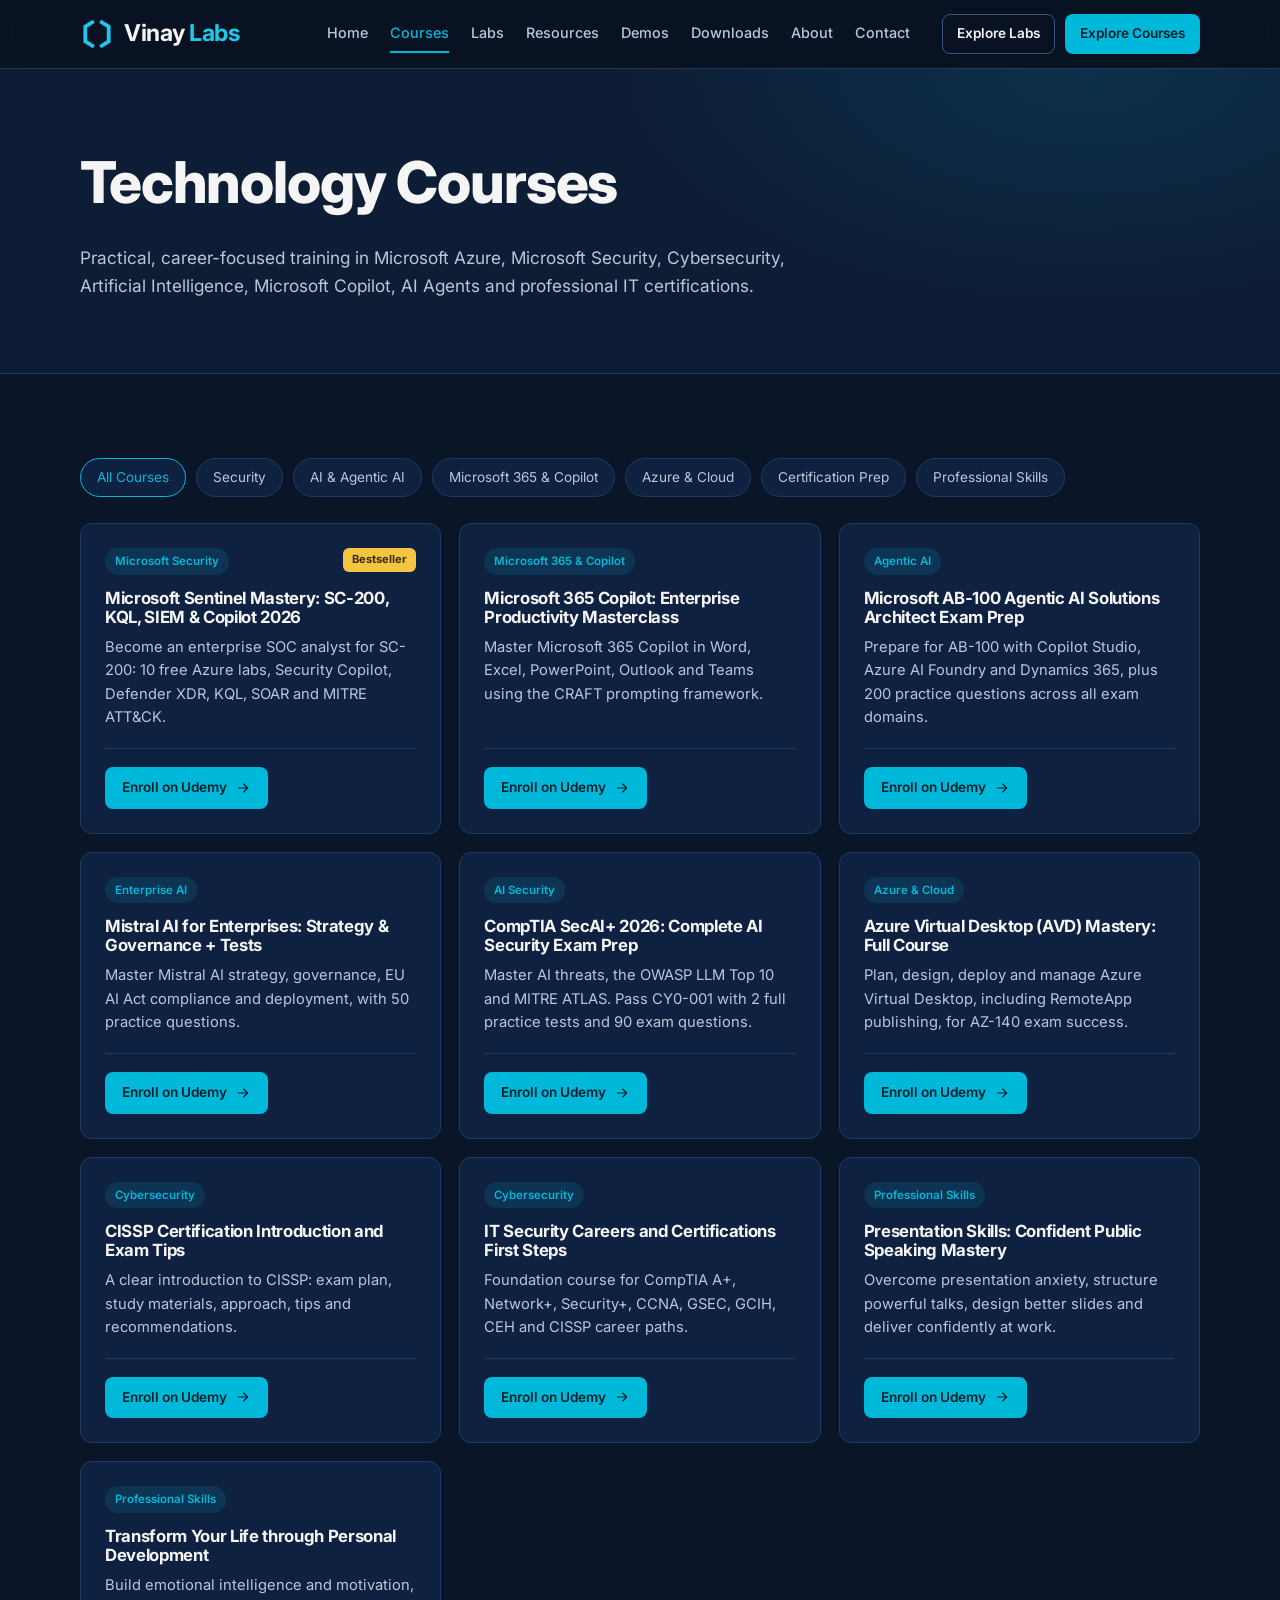
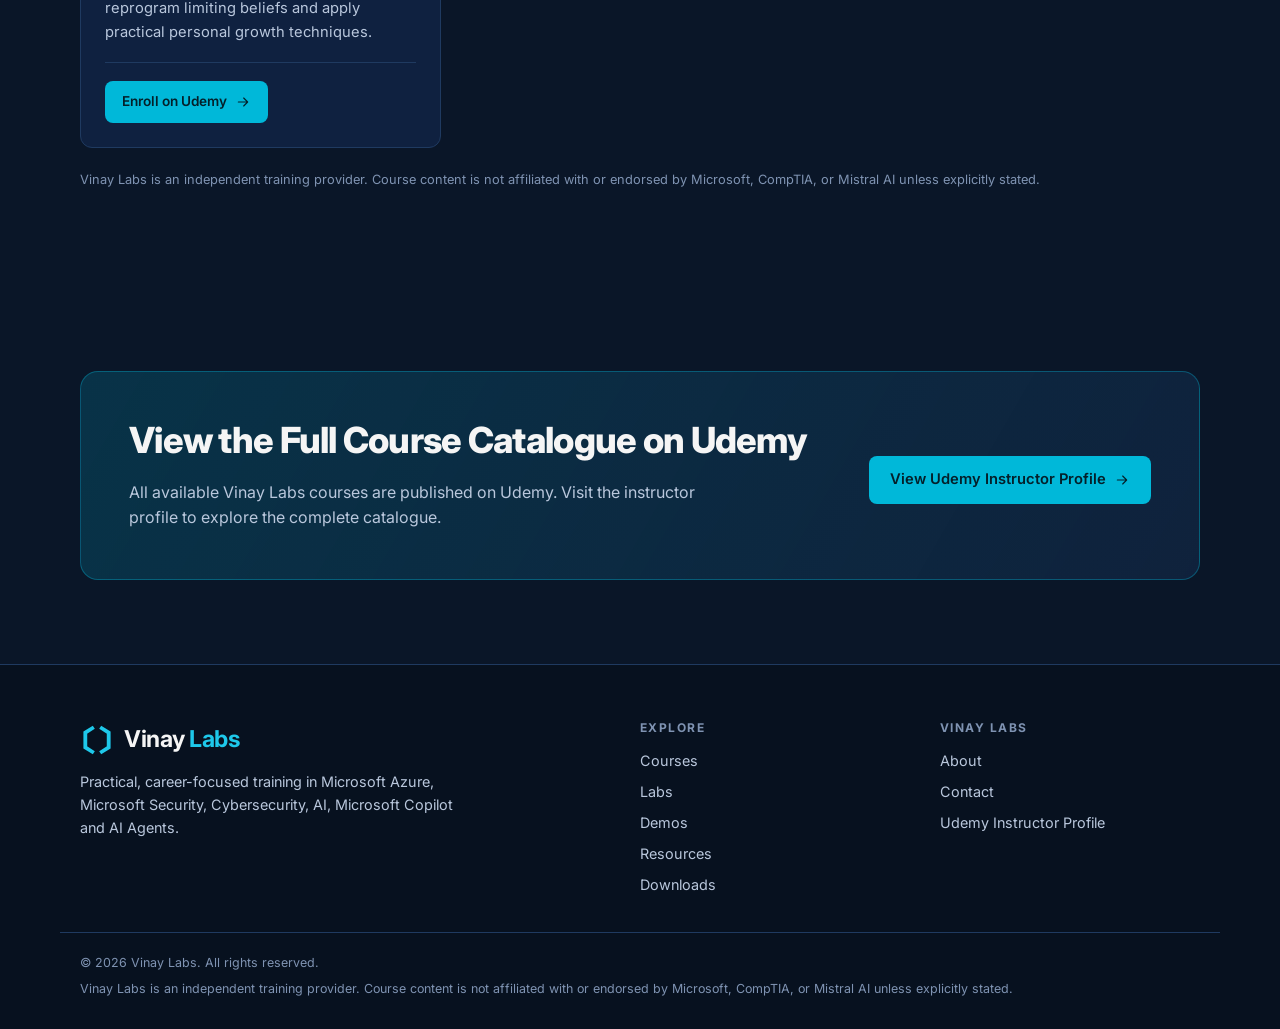
<file: courses.html>
<!doctype html>
<html lang="en">
<head>
<meta charset="utf-8">
<meta name="viewport" content="width=device-width, initial-scale=1">
<title>Microsoft Azure, Cybersecurity &amp; AI Courses | Vinay Labs</title>
<meta name="description" content="Explore Microsoft Azure, Microsoft Security, Cybersecurity, AI, AI Agents, Copilot and IT certification courses from Vinay Labs.">
<link rel="canonical" href="https://vinaylabs.com/courses">
<meta property="og:type" content="website">
<meta property="og:site_name" content="Vinay Labs">
<meta property="og:title" content="Microsoft Azure, Cybersecurity &amp; AI Courses | Vinay Labs">
<meta property="og:description" content="Explore Microsoft Azure, Microsoft Security, Cybersecurity, AI, AI Agents, Copilot and IT certification courses from Vinay Labs.">
<meta property="og:url" content="https://vinaylabs.com/courses">
<meta property="og:image" content="https://vinaylabs.com/og-image.png">
<meta property="og:image:width" content="1200">
<meta property="og:image:height" content="630">
<meta name="twitter:card" content="summary_large_image">
<meta name="twitter:image" content="https://vinaylabs.com/og-image.png">
<link rel="apple-touch-icon" href="/apple-touch-icon.png">
<meta name="theme-color" content="#0a1628">
<link rel="icon" href="data:image/svg+xml,%3Csvg xmlns='http://www.w3.org/2000/svg' viewBox='0 0 32 32'%3E%3Crect width='32' height='32' rx='7' fill='%230a1628'/%3E%3Cpath d='M13 5 6 9.5v13l7 4.5M19 5l7 4.5v13L19 26.5' fill='none' stroke='%231ec8ea' stroke-width='3.4'/%3E%3C/svg%3E">
<link rel="preconnect" href="https://fonts.googleapis.com">
<link rel="preconnect" href="https://fonts.gstatic.com" crossorigin>
<link href="https://fonts.googleapis.com/css2?family=Inter:wght@400;500;600;700;800&display=swap" rel="stylesheet">
<link rel="stylesheet" href="/style.css">
</head>
<body>
<a class="skip" href="#main">Skip to content</a>
<header class="site-header">
  <div class="wrap bar">
    <a class="logo" href="/" aria-label="Vinay Labs home"><svg class="logo-mark" viewBox="0 0 32 32" aria-hidden="true" fill="none" stroke="#1ec8ea" stroke-width="3.6" stroke-linejoin="miter" stroke-linecap="butt"><path d="M13 4 5 9v14l8 5"/><path d="M19 4l8 5v14l-8 5"/></svg><span>Vinay <b>Labs</b></span></a>
    <button class="menu-btn" aria-label="Open menu" aria-expanded="false" aria-controls="nav"><span></span><span></span><span></span></button>
    <nav id="nav" class="nav" aria-label="Main"><a href="/">Home</a><a href="/courses" class=active aria-current=page>Courses</a><a href="/labs">Labs</a><a href="/resources">Resources</a><a href="/demos">Demos</a><a href="/downloads">Downloads</a><a href="/about">About</a><a href="/contact">Contact</a>
      <span class="nav-cta"><a class="btn btn-ghost" href="/labs">Explore Labs</a><a class="btn btn-primary" href="/courses">Explore Courses</a></span>
    </nav>
  </div>
</header>
<main id="main">
<section class="page-hero"><div class="wrap"><h1>Technology Courses</h1><p class="lead">Practical, career-focused training in Microsoft Azure, Microsoft Security, Cybersecurity, Artificial Intelligence, Microsoft Copilot, AI Agents and professional IT certifications.</p></div></section>
<section class="section"><div class="wrap"><div class="chips" role="toolbar" aria-label="Filter courses"><button class="chip on" data-filter="all">All Courses</button><button class="chip" data-filter="security">Security</button><button class="chip" data-filter="ai">AI &amp; Agentic AI</button><button class="chip" data-filter="m365">Microsoft 365 &amp; Copilot</button><button class="chip" data-filter="azure">Azure &amp; Cloud</button><button class="chip" data-filter="cert">Certification Prep</button><button class="chip" data-filter="pro">Professional Skills</button></div>
<div class="grid g3" id="course-grid"><article class="card course" data-tags="security cert"><div class="card-top"><span class="tag">Microsoft Security</span><span class="badge">Bestseller</span></div><h3><a href="https://www.udemy.com/course/microsoft-sentinel-mastery-sc-200-kql-siem-copilot-2026/?referralCode=CE9669437631A78A2B1E" target="_blank" rel="noopener">Microsoft Sentinel Mastery: SC-200, KQL, SIEM &amp; Copilot 2026</a></h3><p>Become an enterprise SOC analyst for SC-200: 10 free Azure labs, Security Copilot, Defender XDR, KQL, SOAR and MITRE ATT&amp;CK.</p><div class="card-foot"><a class="btn btn-primary btn-sm" href="https://www.udemy.com/course/microsoft-sentinel-mastery-sc-200-kql-siem-copilot-2026/?referralCode=CE9669437631A78A2B1E" target="_blank" rel="noopener">Enroll on Udemy<svg class="ico sm" viewBox="0 0 24 24" fill="none" stroke="currentColor" stroke-width="1.7" stroke-linecap="round" stroke-linejoin="round" aria-hidden="true"><path d="M5 12h14M13 6l6 6-6 6"/></svg></a></div></article><article class="card course" data-tags="m365 ai"><div class="card-top"><span class="tag">Microsoft 365 &amp; Copilot</span></div><h3><a href="https://www.udemy.com/course/microsoft-365-copilot-enterprise-productivity-masterclass/?referralCode=E7B0BFB6113865BAE358" target="_blank" rel="noopener">Microsoft 365 Copilot: Enterprise Productivity Masterclass</a></h3><p>Master Microsoft 365 Copilot in Word, Excel, PowerPoint, Outlook and Teams using the CRAFT prompting framework.</p><div class="card-foot"><a class="btn btn-primary btn-sm" href="https://www.udemy.com/course/microsoft-365-copilot-enterprise-productivity-masterclass/?referralCode=E7B0BFB6113865BAE358" target="_blank" rel="noopener">Enroll on Udemy<svg class="ico sm" viewBox="0 0 24 24" fill="none" stroke="currentColor" stroke-width="1.7" stroke-linecap="round" stroke-linejoin="round" aria-hidden="true"><path d="M5 12h14M13 6l6 6-6 6"/></svg></a></div></article><article class="card course" data-tags="ai cert"><div class="card-top"><span class="tag">Agentic AI</span></div><h3><a href="https://www.udemy.com/course/microsoft-ab-100-agentic-ai-solutions-architect/?referralCode=0C6E5D3E8C5E6A00295A" target="_blank" rel="noopener">Microsoft AB-100 Agentic AI Solutions Architect Exam Prep</a></h3><p>Prepare for AB-100 with Copilot Studio, Azure AI Foundry and Dynamics 365, plus 200 practice questions across all exam domains.</p><div class="card-foot"><a class="btn btn-primary btn-sm" href="https://www.udemy.com/course/microsoft-ab-100-agentic-ai-solutions-architect/?referralCode=0C6E5D3E8C5E6A00295A" target="_blank" rel="noopener">Enroll on Udemy<svg class="ico sm" viewBox="0 0 24 24" fill="none" stroke="currentColor" stroke-width="1.7" stroke-linecap="round" stroke-linejoin="round" aria-hidden="true"><path d="M5 12h14M13 6l6 6-6 6"/></svg></a></div></article><article class="card course" data-tags="ai"><div class="card-top"><span class="tag">Enterprise AI</span></div><h3><a href="https://www.udemy.com/course/mistral-ai-for-enterprises/?referralCode=819F22A5532A81E8E43F" target="_blank" rel="noopener">Mistral AI for Enterprises: Strategy &amp; Governance + Tests</a></h3><p>Master Mistral AI strategy, governance, EU AI Act compliance and deployment, with 50 practice questions.</p><div class="card-foot"><a class="btn btn-primary btn-sm" href="https://www.udemy.com/course/mistral-ai-for-enterprises/?referralCode=819F22A5532A81E8E43F" target="_blank" rel="noopener">Enroll on Udemy<svg class="ico sm" viewBox="0 0 24 24" fill="none" stroke="currentColor" stroke-width="1.7" stroke-linecap="round" stroke-linejoin="round" aria-hidden="true"><path d="M5 12h14M13 6l6 6-6 6"/></svg></a></div></article><article class="card course" data-tags="ai security cert"><div class="card-top"><span class="tag">AI Security</span></div><h3><a href="https://www.udemy.com/course/comptia-secai-certification-2025-complete-exam-prep/?referralCode=B4DB8C290DFF85FCC3E4" target="_blank" rel="noopener">CompTIA SecAI+ 2026: Complete AI Security Exam Prep</a></h3><p>Master AI threats, the OWASP LLM Top 10 and MITRE ATLAS. Pass CY0-001 with 2 full practice tests and 90 exam questions.</p><div class="card-foot"><a class="btn btn-primary btn-sm" href="https://www.udemy.com/course/comptia-secai-certification-2025-complete-exam-prep/?referralCode=B4DB8C290DFF85FCC3E4" target="_blank" rel="noopener">Enroll on Udemy<svg class="ico sm" viewBox="0 0 24 24" fill="none" stroke="currentColor" stroke-width="1.7" stroke-linecap="round" stroke-linejoin="round" aria-hidden="true"><path d="M5 12h14M13 6l6 6-6 6"/></svg></a></div></article><article class="card course" data-tags="azure cert"><div class="card-top"><span class="tag">Azure &amp; Cloud</span></div><h3><a href="https://www.udemy.com/course/microsoft-azure-virtual-desktop-avd-previously-wvd/?referralCode=3342CA9E6CCE55A43F70" target="_blank" rel="noopener">Azure Virtual Desktop (AVD) Mastery: Full Course</a></h3><p>Plan, design, deploy and manage Azure Virtual Desktop, including RemoteApp publishing, for AZ-140 exam success.</p><div class="card-foot"><a class="btn btn-primary btn-sm" href="https://www.udemy.com/course/microsoft-azure-virtual-desktop-avd-previously-wvd/?referralCode=3342CA9E6CCE55A43F70" target="_blank" rel="noopener">Enroll on Udemy<svg class="ico sm" viewBox="0 0 24 24" fill="none" stroke="currentColor" stroke-width="1.7" stroke-linecap="round" stroke-linejoin="round" aria-hidden="true"><path d="M5 12h14M13 6l6 6-6 6"/></svg></a></div></article><article class="card course" data-tags="security cert"><div class="card-top"><span class="tag">Cybersecurity</span></div><h3><a href="https://www.udemy.com/course/cissp-certification-introduction-and-exam-tips/?referralCode=3644AB4D95A40E02AB87" target="_blank" rel="noopener">CISSP Certification Introduction and Exam Tips</a></h3><p>A clear introduction to CISSP: exam plan, study materials, approach, tips and recommendations.</p><div class="card-foot"><a class="btn btn-primary btn-sm" href="https://www.udemy.com/course/cissp-certification-introduction-and-exam-tips/?referralCode=3644AB4D95A40E02AB87" target="_blank" rel="noopener">Enroll on Udemy<svg class="ico sm" viewBox="0 0 24 24" fill="none" stroke="currentColor" stroke-width="1.7" stroke-linecap="round" stroke-linejoin="round" aria-hidden="true"><path d="M5 12h14M13 6l6 6-6 6"/></svg></a></div></article><article class="card course" data-tags="security cert"><div class="card-top"><span class="tag">Cybersecurity</span></div><h3><a href="https://www.udemy.com/course/it-security-careers-and-certifications-first-steps/?referralCode=C16497EF48ADFBA38457" target="_blank" rel="noopener">IT Security Careers and Certifications First Steps</a></h3><p>Foundation course for CompTIA A+, Network+, Security+, CCNA, GSEC, GCIH, CEH and CISSP career paths.</p><div class="card-foot"><a class="btn btn-primary btn-sm" href="https://www.udemy.com/course/it-security-careers-and-certifications-first-steps/?referralCode=C16497EF48ADFBA38457" target="_blank" rel="noopener">Enroll on Udemy<svg class="ico sm" viewBox="0 0 24 24" fill="none" stroke="currentColor" stroke-width="1.7" stroke-linecap="round" stroke-linejoin="round" aria-hidden="true"><path d="M5 12h14M13 6l6 6-6 6"/></svg></a></div></article><article class="card course" data-tags="pro"><div class="card-top"><span class="tag">Professional Skills</span></div><h3><a href="https://www.udemy.com/course/presentation-skills-confident-public-speaking-mastery/?referralCode=4C7530B3B14EE0BD1F20" target="_blank" rel="noopener">Presentation Skills: Confident Public Speaking Mastery</a></h3><p>Overcome presentation anxiety, structure powerful talks, design better slides and deliver confidently at work.</p><div class="card-foot"><a class="btn btn-primary btn-sm" href="https://www.udemy.com/course/presentation-skills-confident-public-speaking-mastery/?referralCode=4C7530B3B14EE0BD1F20" target="_blank" rel="noopener">Enroll on Udemy<svg class="ico sm" viewBox="0 0 24 24" fill="none" stroke="currentColor" stroke-width="1.7" stroke-linecap="round" stroke-linejoin="round" aria-hidden="true"><path d="M5 12h14M13 6l6 6-6 6"/></svg></a></div></article><article class="card course" data-tags="pro"><div class="card-top"><span class="tag">Professional Skills</span></div><h3><a href="https://www.udemy.com/course/transform-your-life-through-personal-development/?referralCode=EF65122F237F49696BB8" target="_blank" rel="noopener">Transform Your Life through Personal Development</a></h3><p>Build emotional intelligence and motivation, reprogram limiting beliefs and apply practical personal growth techniques.</p><div class="card-foot"><a class="btn btn-primary btn-sm" href="https://www.udemy.com/course/transform-your-life-through-personal-development/?referralCode=EF65122F237F49696BB8" target="_blank" rel="noopener">Enroll on Udemy<svg class="ico sm" viewBox="0 0 24 24" fill="none" stroke="currentColor" stroke-width="1.7" stroke-linecap="round" stroke-linejoin="round" aria-hidden="true"><path d="M5 12h14M13 6l6 6-6 6"/></svg></a></div></article></div><p class="disclaimer">Vinay Labs is an independent training provider. Course content is not affiliated with or endorsed by Microsoft, CompTIA, or Mistral AI unless explicitly stated.</p></div></section><section class="section"><div class="wrap"><div class="cta-band"><div><h2>View the Full Course Catalogue on Udemy</h2><p>All available Vinay Labs courses are published on Udemy. Visit the instructor profile to explore the complete catalogue.</p></div><div class="btn-row"><a class="btn btn-primary" href="https://www.udemy.com/user/vinay-kumar-556/" target="_blank" rel="noopener">View Udemy Instructor Profile<svg class="ico sm" viewBox="0 0 24 24" fill="none" stroke="currentColor" stroke-width="1.7" stroke-linecap="round" stroke-linejoin="round" aria-hidden="true"><path d="M5 12h14M13 6l6 6-6 6"/></svg></a></div></div></div></section><script type="application/ld+json">{"@context": "https://schema.org", "@type": "ItemList", "itemListElement": [{"@type": "ListItem", "position": 1, "item": {"@type": "Course", "name": "Microsoft Sentinel Mastery: SC-200, KQL, SIEM & Copilot 2026", "description": "Become an enterprise SOC analyst for SC-200: 10 free Azure labs, Security Copilot, Defender XDR, KQL, SOAR and MITRE ATT&CK.", "url": "https://www.udemy.com/course/microsoft-sentinel-mastery-sc-200-kql-siem-copilot-2026/?referralCode=CE9669437631A78A2B1E", "provider": {"@type": "Organization", "name": "Udemy", "sameAs": "https://www.udemy.com"}, "instructor": {"@type": "Person", "name": "Vinay Kumar"}, "offers": {"@type": "Offer", "category": "Paid", "url": "https://www.udemy.com/course/microsoft-sentinel-mastery-sc-200-kql-siem-copilot-2026/?referralCode=CE9669437631A78A2B1E"}, "hasCourseInstance": {"@type": "CourseInstance", "courseMode": "Online", "courseWorkload": "PT1H"}}}, {"@type": "ListItem", "position": 2, "item": {"@type": "Course", "name": "Microsoft 365 Copilot: Enterprise Productivity Masterclass", "description": "Master Microsoft 365 Copilot in Word, Excel, PowerPoint, Outlook and Teams using the CRAFT prompting framework.", "url": "https://www.udemy.com/course/microsoft-365-copilot-enterprise-productivity-masterclass/?referralCode=E7B0BFB6113865BAE358", "provider": {"@type": "Organization", "name": "Udemy", "sameAs": "https://www.udemy.com"}, "instructor": {"@type": "Person", "name": "Vinay Kumar"}, "offers": {"@type": "Offer", "category": "Paid", "url": "https://www.udemy.com/course/microsoft-365-copilot-enterprise-productivity-masterclass/?referralCode=E7B0BFB6113865BAE358"}, "hasCourseInstance": {"@type": "CourseInstance", "courseMode": "Online", "courseWorkload": "PT1H"}}}, {"@type": "ListItem", "position": 3, "item": {"@type": "Course", "name": "Microsoft AB-100 Agentic AI Solutions Architect Exam Prep", "description": "Prepare for AB-100 with Copilot Studio, Azure AI Foundry and Dynamics 365, plus 200 practice questions across all exam domains.", "url": "https://www.udemy.com/course/microsoft-ab-100-agentic-ai-solutions-architect/?referralCode=0C6E5D3E8C5E6A00295A", "provider": {"@type": "Organization", "name": "Udemy", "sameAs": "https://www.udemy.com"}, "instructor": {"@type": "Person", "name": "Vinay Kumar"}, "offers": {"@type": "Offer", "category": "Paid", "url": "https://www.udemy.com/course/microsoft-ab-100-agentic-ai-solutions-architect/?referralCode=0C6E5D3E8C5E6A00295A"}, "hasCourseInstance": {"@type": "CourseInstance", "courseMode": "Online", "courseWorkload": "PT1H"}}}, {"@type": "ListItem", "position": 4, "item": {"@type": "Course", "name": "Mistral AI for Enterprises: Strategy & Governance + Tests", "description": "Master Mistral AI strategy, governance, EU AI Act compliance and deployment, with 50 practice questions.", "url": "https://www.udemy.com/course/mistral-ai-for-enterprises/?referralCode=819F22A5532A81E8E43F", "provider": {"@type": "Organization", "name": "Udemy", "sameAs": "https://www.udemy.com"}, "instructor": {"@type": "Person", "name": "Vinay Kumar"}, "offers": {"@type": "Offer", "category": "Paid", "url": "https://www.udemy.com/course/mistral-ai-for-enterprises/?referralCode=819F22A5532A81E8E43F"}, "hasCourseInstance": {"@type": "CourseInstance", "courseMode": "Online", "courseWorkload": "PT1H"}}}, {"@type": "ListItem", "position": 5, "item": {"@type": "Course", "name": "CompTIA SecAI+ 2026: Complete AI Security Exam Prep", "description": "Master AI threats, the OWASP LLM Top 10 and MITRE ATLAS. Pass CY0-001 with 2 full practice tests and 90 exam questions.", "url": "https://www.udemy.com/course/comptia-secai-certification-2025-complete-exam-prep/?referralCode=B4DB8C290DFF85FCC3E4", "provider": {"@type": "Organization", "name": "Udemy", "sameAs": "https://www.udemy.com"}, "instructor": {"@type": "Person", "name": "Vinay Kumar"}, "offers": {"@type": "Offer", "category": "Paid", "url": "https://www.udemy.com/course/comptia-secai-certification-2025-complete-exam-prep/?referralCode=B4DB8C290DFF85FCC3E4"}, "hasCourseInstance": {"@type": "CourseInstance", "courseMode": "Online", "courseWorkload": "PT1H"}}}, {"@type": "ListItem", "position": 6, "item": {"@type": "Course", "name": "Azure Virtual Desktop (AVD) Mastery: Full Course", "description": "Plan, design, deploy and manage Azure Virtual Desktop, including RemoteApp publishing, for AZ-140 exam success.", "url": "https://www.udemy.com/course/microsoft-azure-virtual-desktop-avd-previously-wvd/?referralCode=3342CA9E6CCE55A43F70", "provider": {"@type": "Organization", "name": "Udemy", "sameAs": "https://www.udemy.com"}, "instructor": {"@type": "Person", "name": "Vinay Kumar"}, "offers": {"@type": "Offer", "category": "Paid", "url": "https://www.udemy.com/course/microsoft-azure-virtual-desktop-avd-previously-wvd/?referralCode=3342CA9E6CCE55A43F70"}, "hasCourseInstance": {"@type": "CourseInstance", "courseMode": "Online", "courseWorkload": "PT1H"}}}, {"@type": "ListItem", "position": 7, "item": {"@type": "Course", "name": "CISSP Certification Introduction and Exam Tips", "description": "A clear introduction to CISSP: exam plan, study materials, approach, tips and recommendations.", "url": "https://www.udemy.com/course/cissp-certification-introduction-and-exam-tips/?referralCode=3644AB4D95A40E02AB87", "provider": {"@type": "Organization", "name": "Udemy", "sameAs": "https://www.udemy.com"}, "instructor": {"@type": "Person", "name": "Vinay Kumar"}, "offers": {"@type": "Offer", "category": "Paid", "url": "https://www.udemy.com/course/cissp-certification-introduction-and-exam-tips/?referralCode=3644AB4D95A40E02AB87"}, "hasCourseInstance": {"@type": "CourseInstance", "courseMode": "Online", "courseWorkload": "PT1H"}}}, {"@type": "ListItem", "position": 8, "item": {"@type": "Course", "name": "IT Security Careers and Certifications First Steps", "description": "Foundation course for CompTIA A+, Network+, Security+, CCNA, GSEC, GCIH, CEH and CISSP career paths.", "url": "https://www.udemy.com/course/it-security-careers-and-certifications-first-steps/?referralCode=C16497EF48ADFBA38457", "provider": {"@type": "Organization", "name": "Udemy", "sameAs": "https://www.udemy.com"}, "instructor": {"@type": "Person", "name": "Vinay Kumar"}, "offers": {"@type": "Offer", "category": "Paid", "url": "https://www.udemy.com/course/it-security-careers-and-certifications-first-steps/?referralCode=C16497EF48ADFBA38457"}, "hasCourseInstance": {"@type": "CourseInstance", "courseMode": "Online", "courseWorkload": "PT1H"}}}, {"@type": "ListItem", "position": 9, "item": {"@type": "Course", "name": "Presentation Skills: Confident Public Speaking Mastery", "description": "Overcome presentation anxiety, structure powerful talks, design better slides and deliver confidently at work.", "url": "https://www.udemy.com/course/presentation-skills-confident-public-speaking-mastery/?referralCode=4C7530B3B14EE0BD1F20", "provider": {"@type": "Organization", "name": "Udemy", "sameAs": "https://www.udemy.com"}, "instructor": {"@type": "Person", "name": "Vinay Kumar"}, "offers": {"@type": "Offer", "category": "Paid", "url": "https://www.udemy.com/course/presentation-skills-confident-public-speaking-mastery/?referralCode=4C7530B3B14EE0BD1F20"}, "hasCourseInstance": {"@type": "CourseInstance", "courseMode": "Online", "courseWorkload": "PT1H"}}}, {"@type": "ListItem", "position": 10, "item": {"@type": "Course", "name": "Transform Your Life through Personal Development", "description": "Build emotional intelligence and motivation, reprogram limiting beliefs and apply practical personal growth techniques.", "url": "https://www.udemy.com/course/transform-your-life-through-personal-development/?referralCode=EF65122F237F49696BB8", "provider": {"@type": "Organization", "name": "Udemy", "sameAs": "https://www.udemy.com"}, "instructor": {"@type": "Person", "name": "Vinay Kumar"}, "offers": {"@type": "Offer", "category": "Paid", "url": "https://www.udemy.com/course/transform-your-life-through-personal-development/?referralCode=EF65122F237F49696BB8"}, "hasCourseInstance": {"@type": "CourseInstance", "courseMode": "Online", "courseWorkload": "PT1H"}}}]}</script>
</main>
<footer class="site-footer">
  <div class="wrap foot">
    <div class="foot-brand">
      <a class="logo" href="/"><svg class="logo-mark" viewBox="0 0 32 32" aria-hidden="true" fill="none" stroke="#1ec8ea" stroke-width="3.6" stroke-linejoin="miter" stroke-linecap="butt"><path d="M13 4 5 9v14l8 5"/><path d="M19 4l8 5v14l-8 5"/></svg><span>Vinay <b>Labs</b></span></a>
      <p>Practical, career-focused training in Microsoft Azure, Microsoft Security, Cybersecurity, AI, Microsoft Copilot and AI Agents.</p>
    </div>
    <div class="foot-col"><h3>Explore</h3><a href="/courses">Courses</a><a href="/labs">Labs</a><a href="/demos">Demos</a><a href="/resources">Resources</a><a href="/downloads">Downloads</a></div>
    <div class="foot-col"><h3>Vinay Labs</h3><a href="/about">About</a><a href="/contact">Contact</a><a href="https://www.udemy.com/user/vinay-kumar-556/" target="_blank" rel="noopener">Udemy Instructor Profile</a></div>
  </div>
  <div class="wrap foot-base"><p>&copy; 2026 Vinay Labs. All rights reserved.</p><p>Vinay Labs is an independent training provider. Course content is not affiliated with or endorsed by Microsoft, CompTIA, or Mistral AI unless explicitly stated.</p></div>
</footer>
<script src="/site.js" defer></script>
</body>
</html>
</file>
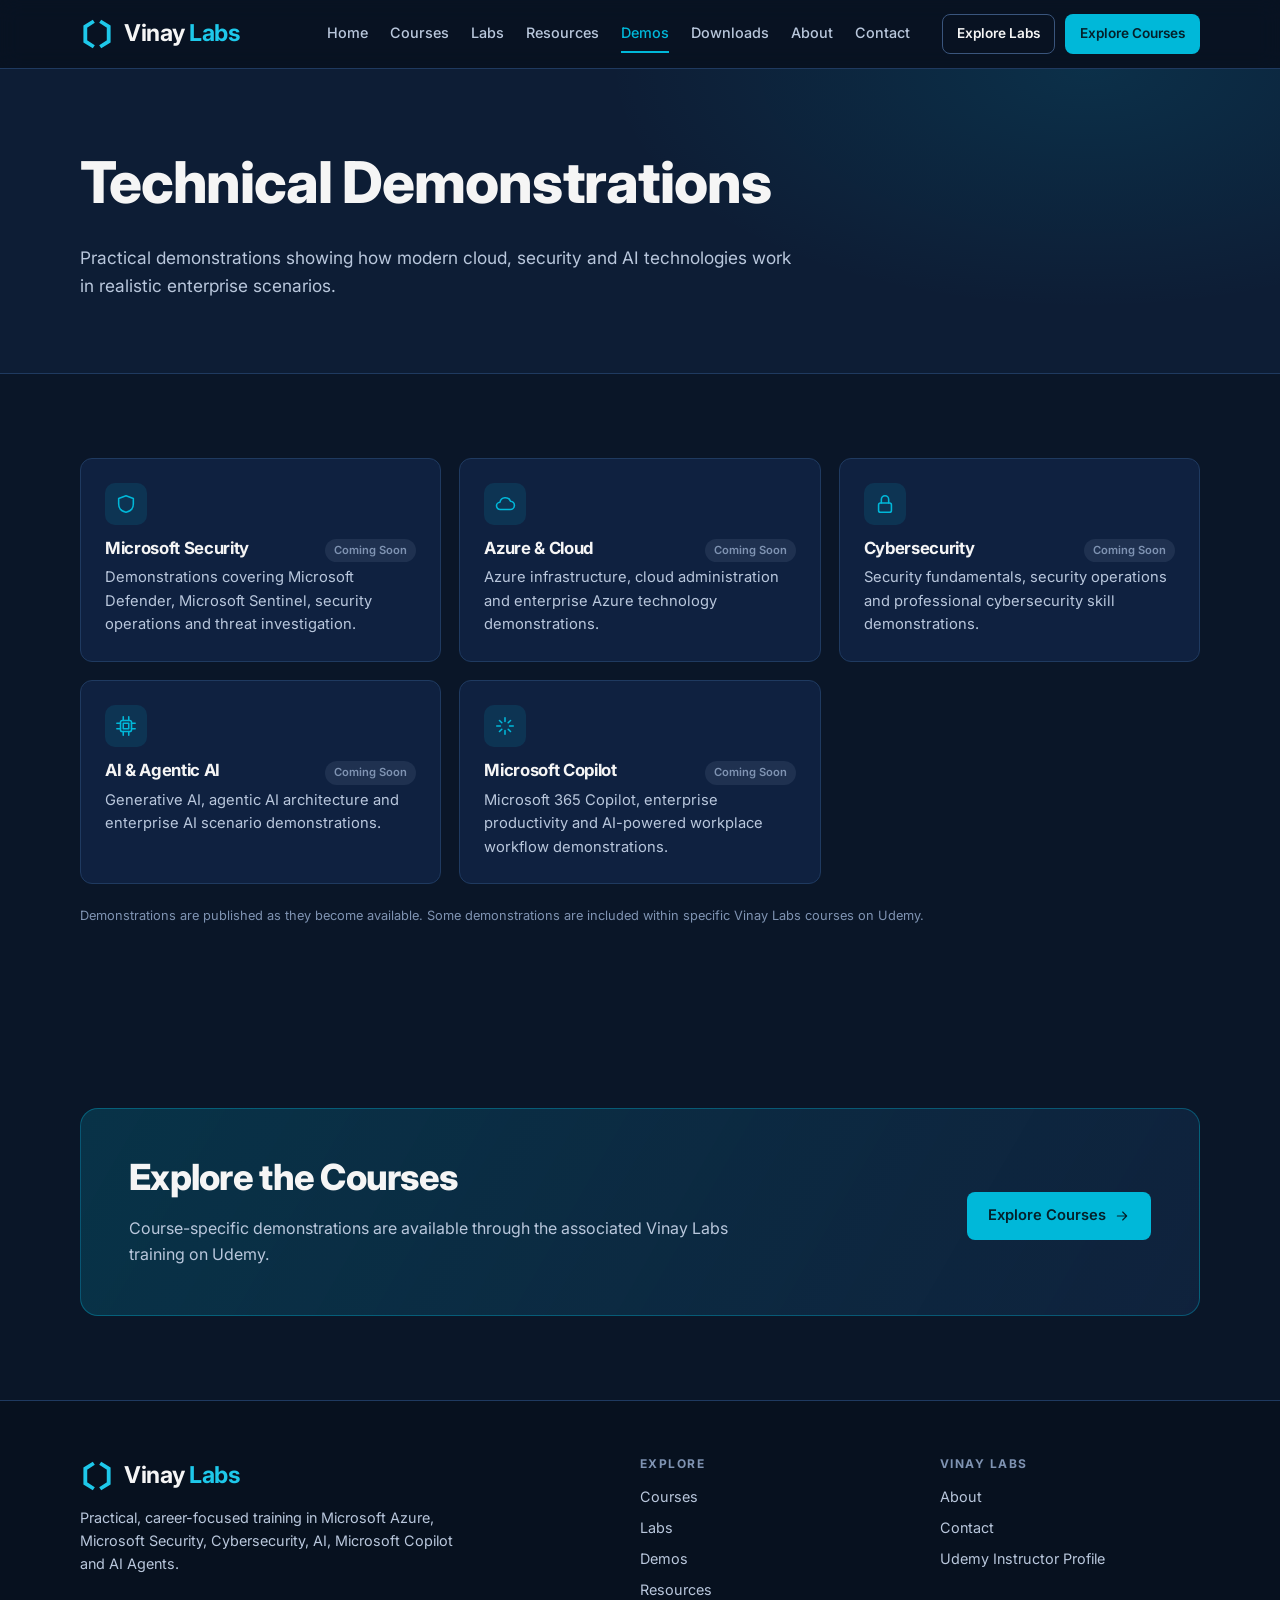
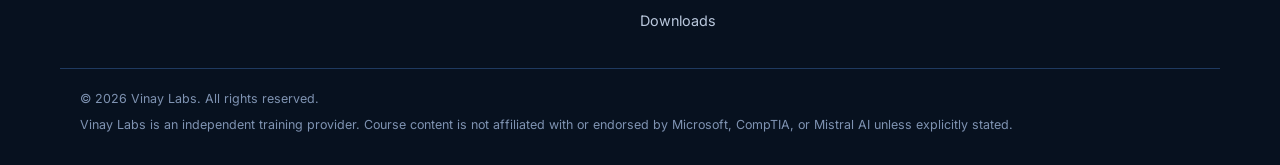
<file: demos.html>
<!doctype html>
<html lang="en">
<head>
<meta charset="utf-8">
<meta name="viewport" content="width=device-width, initial-scale=1">
<title>Technical Demonstrations | Vinay Labs</title>
<meta name="description" content="Explore technical demonstrations across Microsoft Security, Azure, Cybersecurity, AI and Microsoft Copilot from Vinay Labs.">
<link rel="canonical" href="https://vinaylabs.com/demos">
<meta property="og:type" content="website">
<meta property="og:site_name" content="Vinay Labs">
<meta property="og:title" content="Technical Demonstrations | Vinay Labs">
<meta property="og:description" content="Explore technical demonstrations across Microsoft Security, Azure, Cybersecurity, AI and Microsoft Copilot from Vinay Labs.">
<meta property="og:url" content="https://vinaylabs.com/demos">
<meta property="og:image" content="https://vinaylabs.com/og-image.png">
<meta property="og:image:width" content="1200">
<meta property="og:image:height" content="630">
<meta name="twitter:card" content="summary_large_image">
<meta name="twitter:image" content="https://vinaylabs.com/og-image.png">
<link rel="apple-touch-icon" href="/apple-touch-icon.png">
<meta name="theme-color" content="#0a1628">
<link rel="icon" href="data:image/svg+xml,%3Csvg xmlns='http://www.w3.org/2000/svg' viewBox='0 0 32 32'%3E%3Crect width='32' height='32' rx='7' fill='%230a1628'/%3E%3Cpath d='M13 5 6 9.5v13l7 4.5M19 5l7 4.5v13L19 26.5' fill='none' stroke='%231ec8ea' stroke-width='3.4'/%3E%3C/svg%3E">
<link rel="preconnect" href="https://fonts.googleapis.com">
<link rel="preconnect" href="https://fonts.gstatic.com" crossorigin>
<link href="https://fonts.googleapis.com/css2?family=Inter:wght@400;500;600;700;800&display=swap" rel="stylesheet">
<link rel="stylesheet" href="/style.css">
</head>
<body>
<a class="skip" href="#main">Skip to content</a>
<header class="site-header">
  <div class="wrap bar">
    <a class="logo" href="/" aria-label="Vinay Labs home"><svg class="logo-mark" viewBox="0 0 32 32" aria-hidden="true" fill="none" stroke="#1ec8ea" stroke-width="3.6" stroke-linejoin="miter" stroke-linecap="butt"><path d="M13 4 5 9v14l8 5"/><path d="M19 4l8 5v14l-8 5"/></svg><span>Vinay <b>Labs</b></span></a>
    <button class="menu-btn" aria-label="Open menu" aria-expanded="false" aria-controls="nav"><span></span><span></span><span></span></button>
    <nav id="nav" class="nav" aria-label="Main"><a href="/">Home</a><a href="/courses">Courses</a><a href="/labs">Labs</a><a href="/resources">Resources</a><a href="/demos" class=active aria-current=page>Demos</a><a href="/downloads">Downloads</a><a href="/about">About</a><a href="/contact">Contact</a>
      <span class="nav-cta"><a class="btn btn-ghost" href="/labs">Explore Labs</a><a class="btn btn-primary" href="/courses">Explore Courses</a></span>
    </nav>
  </div>
</header>
<main id="main">
<section class="page-hero"><div class="wrap"><h1>Technical Demonstrations</h1><p class="lead">Practical demonstrations showing how modern cloud, security and AI technologies work in realistic enterprise scenarios.</p></div></section><section class="section"><div class="wrap"><div class="grid g3"><div class="card"><svg class="ico box" viewBox="0 0 24 24" fill="none" stroke="currentColor" stroke-width="1.7" stroke-linecap="round" stroke-linejoin="round" aria-hidden="true"><path d="M12 3 4 6v6c0 5 3.5 8 8 9 4.5-1 8-4 8-9V6z"/></svg><div class="card-top"><h3>Microsoft Security</h3><span class="pill soon">Coming Soon</span></div><p>Demonstrations covering Microsoft Defender, Microsoft Sentinel, security operations and threat investigation.</p></div><div class="card"><svg class="ico box" viewBox="0 0 24 24" fill="none" stroke="currentColor" stroke-width="1.7" stroke-linecap="round" stroke-linejoin="round" aria-hidden="true"><path d="M7 18a4 4 0 0 1-.5-8A6 6 0 0 1 18 9a4.5 4.5 0 0 1-.5 9z"/></svg><div class="card-top"><h3>Azure &amp; Cloud</h3><span class="pill soon">Coming Soon</span></div><p>Azure infrastructure, cloud administration and enterprise Azure technology demonstrations.</p></div><div class="card"><svg class="ico box" viewBox="0 0 24 24" fill="none" stroke="currentColor" stroke-width="1.7" stroke-linecap="round" stroke-linejoin="round" aria-hidden="true"><rect x="5" y="11" width="14" height="10" rx="2"/><path d="M8 11V7a4 4 0 0 1 8 0v4"/></svg><div class="card-top"><h3>Cybersecurity</h3><span class="pill soon">Coming Soon</span></div><p>Security fundamentals, security operations and professional cybersecurity skill demonstrations.</p></div><div class="card"><svg class="ico box" viewBox="0 0 24 24" fill="none" stroke="currentColor" stroke-width="1.7" stroke-linecap="round" stroke-linejoin="round" aria-hidden="true"><rect x="6" y="6" width="12" height="12" rx="2"/><path d="M9 9h6v6H9zM9 2v4M15 2v4M9 18v4M15 18v4M2 9h4M2 15h4M18 9h4M18 15h4"/></svg><div class="card-top"><h3>AI &amp; Agentic AI</h3><span class="pill soon">Coming Soon</span></div><p>Generative AI, agentic AI architecture and enterprise AI scenario demonstrations.</p></div><div class="card"><svg class="ico box" viewBox="0 0 24 24" fill="none" stroke="currentColor" stroke-width="1.7" stroke-linecap="round" stroke-linejoin="round" aria-hidden="true"><path d="M12 3v4M12 17v4M3 12h4M17 12h4M6 6l2.5 2.5M15.5 15.5 18 18M6 18l2.5-2.5M15.5 8.5 18 6"/></svg><div class="card-top"><h3>Microsoft Copilot</h3><span class="pill soon">Coming Soon</span></div><p>Microsoft 365 Copilot, enterprise productivity and AI-powered workplace workflow demonstrations.</p></div></div><p class="note">Demonstrations are published as they become available. Some demonstrations are included within specific Vinay Labs courses on Udemy.</p></div></section><section class="section"><div class="wrap"><div class="cta-band"><div><h2>Explore the Courses</h2><p>Course-specific demonstrations are available through the associated Vinay Labs training on Udemy.</p></div><div class="btn-row"><a class="btn btn-primary" href="/courses">Explore Courses<svg class="ico sm" viewBox="0 0 24 24" fill="none" stroke="currentColor" stroke-width="1.7" stroke-linecap="round" stroke-linejoin="round" aria-hidden="true"><path d="M5 12h14M13 6l6 6-6 6"/></svg></a></div></div></div></section>
</main>
<footer class="site-footer">
  <div class="wrap foot">
    <div class="foot-brand">
      <a class="logo" href="/"><svg class="logo-mark" viewBox="0 0 32 32" aria-hidden="true" fill="none" stroke="#1ec8ea" stroke-width="3.6" stroke-linejoin="miter" stroke-linecap="butt"><path d="M13 4 5 9v14l8 5"/><path d="M19 4l8 5v14l-8 5"/></svg><span>Vinay <b>Labs</b></span></a>
      <p>Practical, career-focused training in Microsoft Azure, Microsoft Security, Cybersecurity, AI, Microsoft Copilot and AI Agents.</p>
    </div>
    <div class="foot-col"><h3>Explore</h3><a href="/courses">Courses</a><a href="/labs">Labs</a><a href="/demos">Demos</a><a href="/resources">Resources</a><a href="/downloads">Downloads</a></div>
    <div class="foot-col"><h3>Vinay Labs</h3><a href="/about">About</a><a href="/contact">Contact</a><a href="https://www.udemy.com/user/vinay-kumar-556/" target="_blank" rel="noopener">Udemy Instructor Profile</a></div>
  </div>
  <div class="wrap foot-base"><p>&copy; 2026 Vinay Labs. All rights reserved.</p><p>Vinay Labs is an independent training provider. Course content is not affiliated with or endorsed by Microsoft, CompTIA, or Mistral AI unless explicitly stated.</p></div>
</footer>
<script src="/site.js" defer></script>
</body>
</html>
</file>
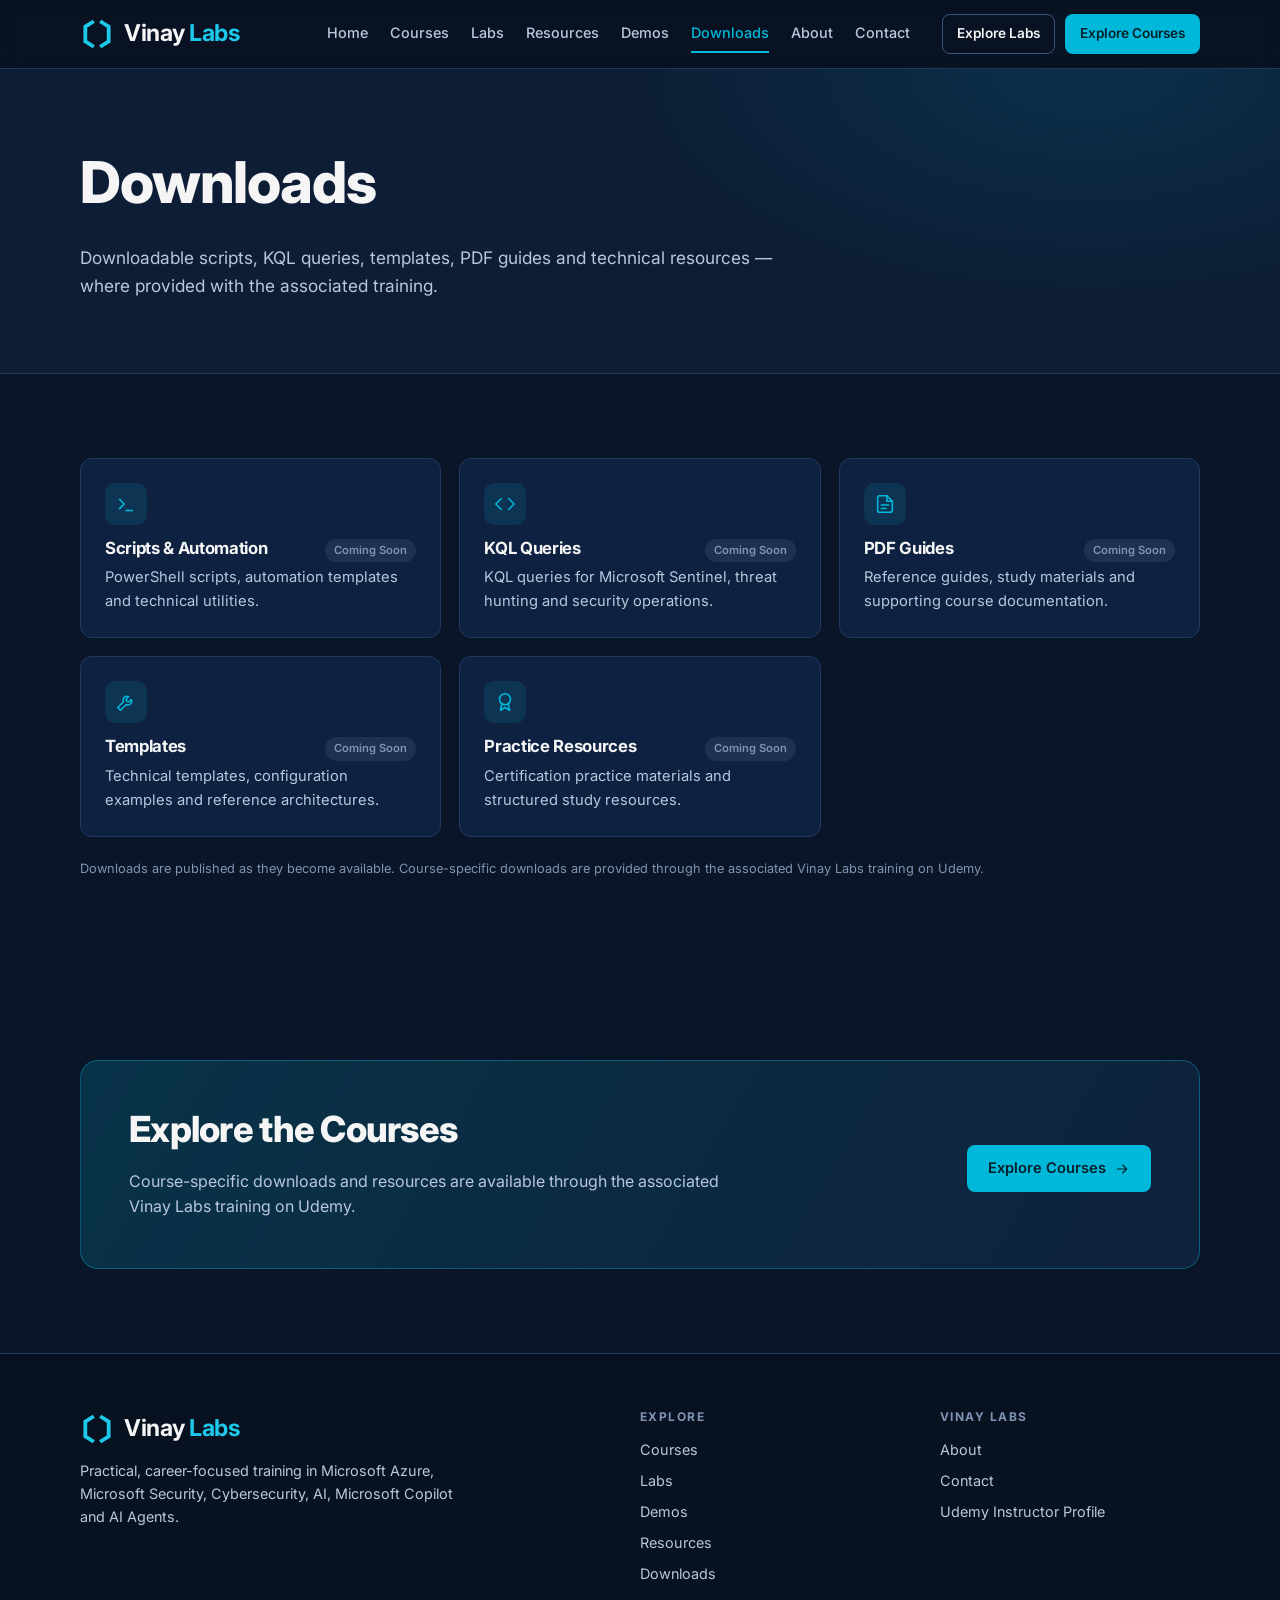
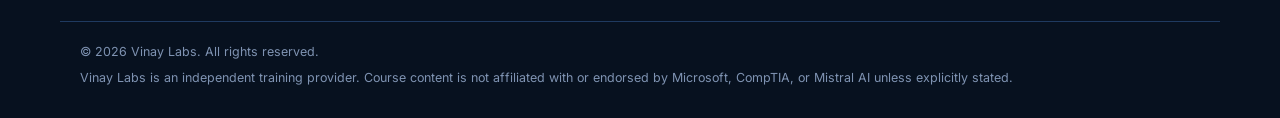
<file: downloads.html>
<!doctype html>
<html lang="en">
<head>
<meta charset="utf-8">
<meta name="viewport" content="width=device-width, initial-scale=1">
<title>Technology Downloads &amp; Resources | Vinay Labs</title>
<meta name="description" content="Download scripts, KQL queries, templates, PDF guides and technical resources from Vinay Labs.">
<link rel="canonical" href="https://vinaylabs.com/downloads">
<meta property="og:type" content="website">
<meta property="og:site_name" content="Vinay Labs">
<meta property="og:title" content="Technology Downloads &amp; Resources | Vinay Labs">
<meta property="og:description" content="Download scripts, KQL queries, templates, PDF guides and technical resources from Vinay Labs.">
<meta property="og:url" content="https://vinaylabs.com/downloads">
<meta property="og:image" content="https://vinaylabs.com/og-image.png">
<meta property="og:image:width" content="1200">
<meta property="og:image:height" content="630">
<meta name="twitter:card" content="summary_large_image">
<meta name="twitter:image" content="https://vinaylabs.com/og-image.png">
<link rel="apple-touch-icon" href="/apple-touch-icon.png">
<meta name="theme-color" content="#0a1628">
<link rel="icon" href="data:image/svg+xml,%3Csvg xmlns='http://www.w3.org/2000/svg' viewBox='0 0 32 32'%3E%3Crect width='32' height='32' rx='7' fill='%230a1628'/%3E%3Cpath d='M13 5 6 9.5v13l7 4.5M19 5l7 4.5v13L19 26.5' fill='none' stroke='%231ec8ea' stroke-width='3.4'/%3E%3C/svg%3E">
<link rel="preconnect" href="https://fonts.googleapis.com">
<link rel="preconnect" href="https://fonts.gstatic.com" crossorigin>
<link href="https://fonts.googleapis.com/css2?family=Inter:wght@400;500;600;700;800&display=swap" rel="stylesheet">
<link rel="stylesheet" href="/style.css">
</head>
<body>
<a class="skip" href="#main">Skip to content</a>
<header class="site-header">
  <div class="wrap bar">
    <a class="logo" href="/" aria-label="Vinay Labs home"><svg class="logo-mark" viewBox="0 0 32 32" aria-hidden="true" fill="none" stroke="#1ec8ea" stroke-width="3.6" stroke-linejoin="miter" stroke-linecap="butt"><path d="M13 4 5 9v14l8 5"/><path d="M19 4l8 5v14l-8 5"/></svg><span>Vinay <b>Labs</b></span></a>
    <button class="menu-btn" aria-label="Open menu" aria-expanded="false" aria-controls="nav"><span></span><span></span><span></span></button>
    <nav id="nav" class="nav" aria-label="Main"><a href="/">Home</a><a href="/courses">Courses</a><a href="/labs">Labs</a><a href="/resources">Resources</a><a href="/demos">Demos</a><a href="/downloads" class=active aria-current=page>Downloads</a><a href="/about">About</a><a href="/contact">Contact</a>
      <span class="nav-cta"><a class="btn btn-ghost" href="/labs">Explore Labs</a><a class="btn btn-primary" href="/courses">Explore Courses</a></span>
    </nav>
  </div>
</header>
<main id="main">
<section class="page-hero"><div class="wrap"><h1>Downloads</h1><p class="lead">Downloadable scripts, KQL queries, templates, PDF guides and technical resources — where provided with the associated training.</p></div></section><section class="section"><div class="wrap"><div class="grid g3"><div class="card"><svg class="ico box" viewBox="0 0 24 24" fill="none" stroke="currentColor" stroke-width="1.7" stroke-linecap="round" stroke-linejoin="round" aria-hidden="true"><path d="m5 7 5 5-5 5"/><path d="M12 19h7"/></svg><div class="card-top"><h3>Scripts &amp; Automation</h3><span class="pill soon">Coming Soon</span></div><p>PowerShell scripts, automation templates and technical utilities.</p></div><div class="card"><svg class="ico box" viewBox="0 0 24 24" fill="none" stroke="currentColor" stroke-width="1.7" stroke-linecap="round" stroke-linejoin="round" aria-hidden="true"><path d="m8 6-6 6 6 6"/><path d="m16 6 6 6-6 6"/></svg><div class="card-top"><h3>KQL Queries</h3><span class="pill soon">Coming Soon</span></div><p>KQL queries for Microsoft Sentinel, threat hunting and security operations.</p></div><div class="card"><svg class="ico box" viewBox="0 0 24 24" fill="none" stroke="currentColor" stroke-width="1.7" stroke-linecap="round" stroke-linejoin="round" aria-hidden="true"><path d="M14 3H6a2 2 0 0 0-2 2v14a2 2 0 0 0 2 2h12a2 2 0 0 0 2-2V9z"/><path d="M14 3v6h6M8 13h8M8 17h5"/></svg><div class="card-top"><h3>PDF Guides</h3><span class="pill soon">Coming Soon</span></div><p>Reference guides, study materials and supporting course documentation.</p></div><div class="card"><svg class="ico box" viewBox="0 0 24 24" fill="none" stroke="currentColor" stroke-width="1.7" stroke-linecap="round" stroke-linejoin="round" aria-hidden="true"><path d="M14.7 6.3a4 4 0 0 0-5.4 5.4L3 18l3 3 6.3-6.3a4 4 0 0 0 5.4-5.4l-2.5 2.5-2.4-.6-.6-2.4z"/></svg><div class="card-top"><h3>Templates</h3><span class="pill soon">Coming Soon</span></div><p>Technical templates, configuration examples and reference architectures.</p></div><div class="card"><svg class="ico box" viewBox="0 0 24 24" fill="none" stroke="currentColor" stroke-width="1.7" stroke-linecap="round" stroke-linejoin="round" aria-hidden="true"><circle cx="12" cy="9" r="6"/><path d="m8.5 14-1.5 7 5-3 5 3-1.5-7"/></svg><div class="card-top"><h3>Practice Resources</h3><span class="pill soon">Coming Soon</span></div><p>Certification practice materials and structured study resources.</p></div></div><p class="note">Downloads are published as they become available. Course-specific downloads are provided through the associated Vinay Labs training on Udemy.</p></div></section><section class="section"><div class="wrap"><div class="cta-band"><div><h2>Explore the Courses</h2><p>Course-specific downloads and resources are available through the associated Vinay Labs training on Udemy.</p></div><div class="btn-row"><a class="btn btn-primary" href="/courses">Explore Courses<svg class="ico sm" viewBox="0 0 24 24" fill="none" stroke="currentColor" stroke-width="1.7" stroke-linecap="round" stroke-linejoin="round" aria-hidden="true"><path d="M5 12h14M13 6l6 6-6 6"/></svg></a></div></div></div></section>
</main>
<footer class="site-footer">
  <div class="wrap foot">
    <div class="foot-brand">
      <a class="logo" href="/"><svg class="logo-mark" viewBox="0 0 32 32" aria-hidden="true" fill="none" stroke="#1ec8ea" stroke-width="3.6" stroke-linejoin="miter" stroke-linecap="butt"><path d="M13 4 5 9v14l8 5"/><path d="M19 4l8 5v14l-8 5"/></svg><span>Vinay <b>Labs</b></span></a>
      <p>Practical, career-focused training in Microsoft Azure, Microsoft Security, Cybersecurity, AI, Microsoft Copilot and AI Agents.</p>
    </div>
    <div class="foot-col"><h3>Explore</h3><a href="/courses">Courses</a><a href="/labs">Labs</a><a href="/demos">Demos</a><a href="/resources">Resources</a><a href="/downloads">Downloads</a></div>
    <div class="foot-col"><h3>Vinay Labs</h3><a href="/about">About</a><a href="/contact">Contact</a><a href="https://www.udemy.com/user/vinay-kumar-556/" target="_blank" rel="noopener">Udemy Instructor Profile</a></div>
  </div>
  <div class="wrap foot-base"><p>&copy; 2026 Vinay Labs. All rights reserved.</p><p>Vinay Labs is an independent training provider. Course content is not affiliated with or endorsed by Microsoft, CompTIA, or Mistral AI unless explicitly stated.</p></div>
</footer>
<script src="/site.js" defer></script>
</body>
</html>
</file>
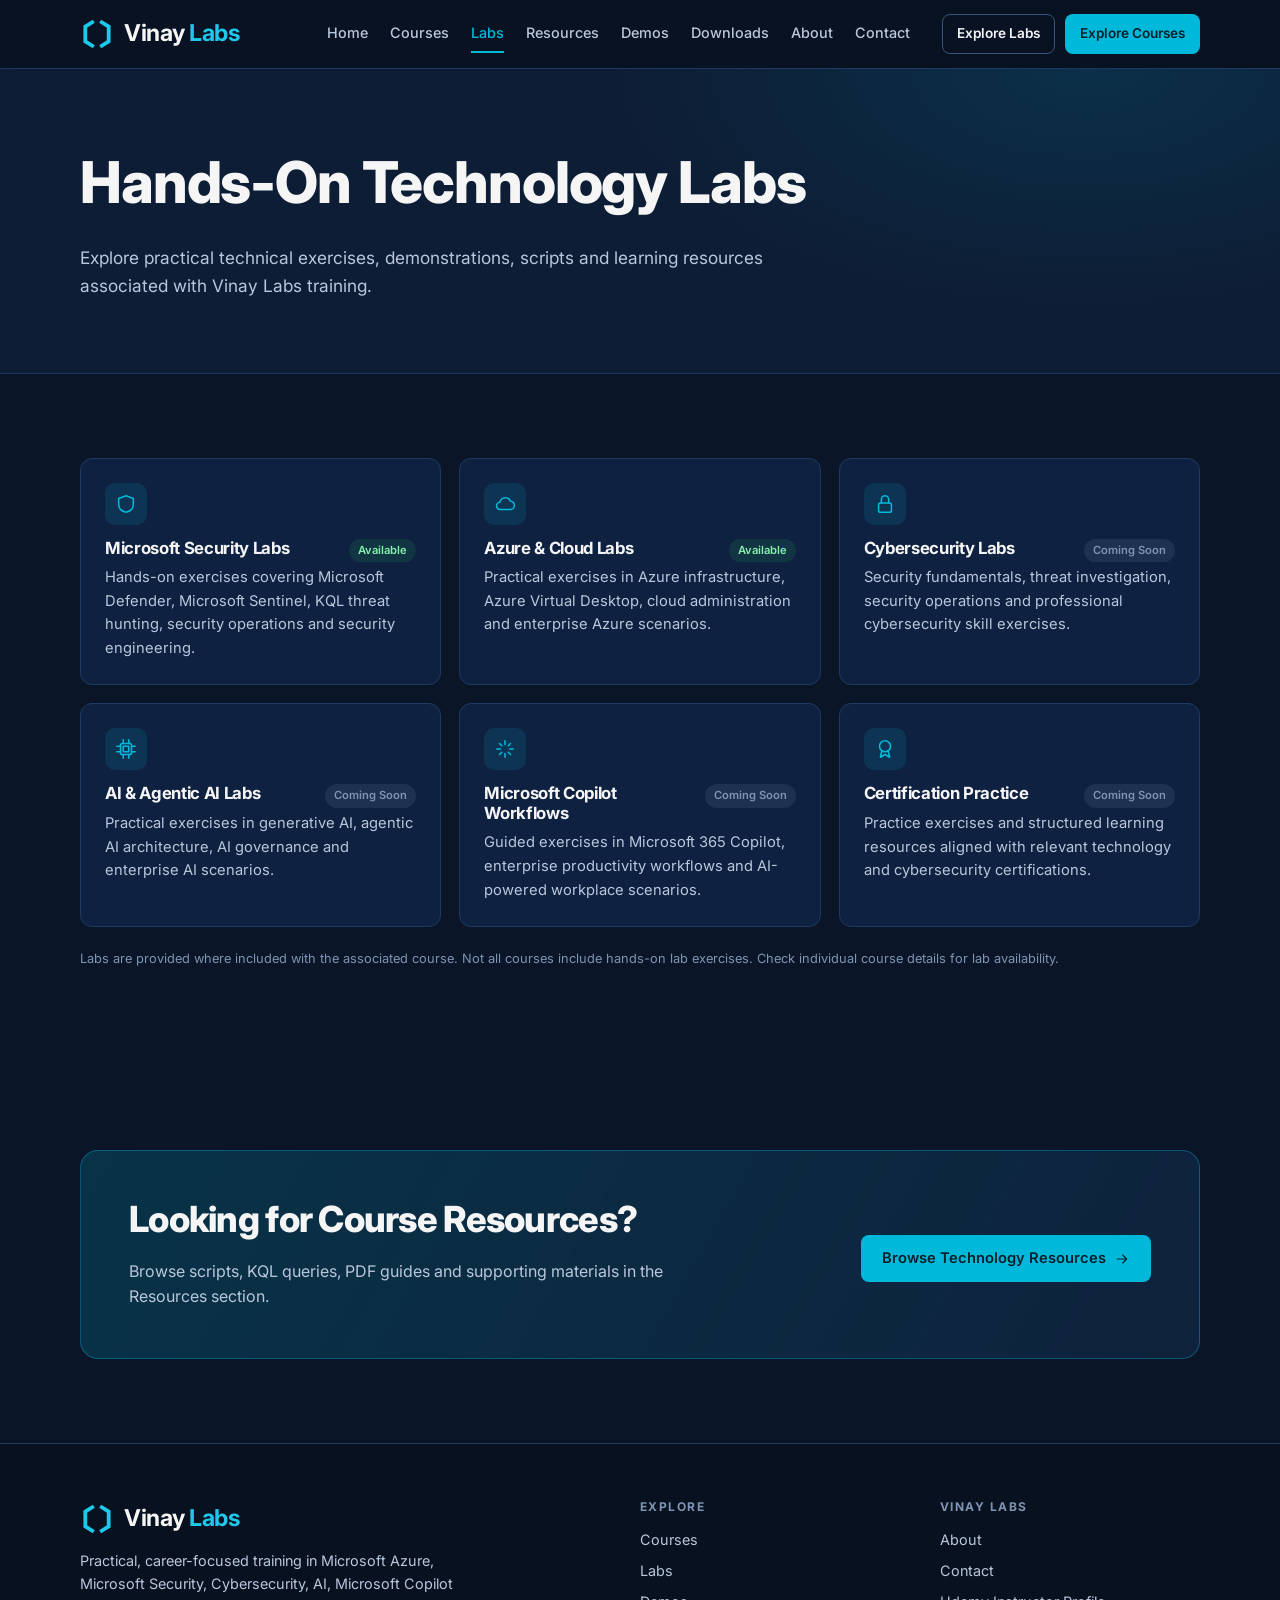
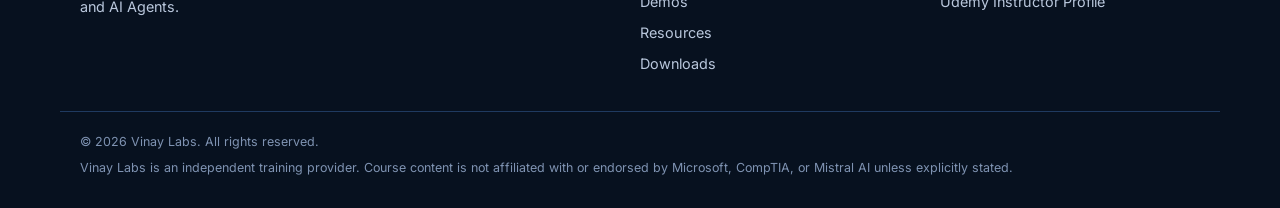
<file: labs.html>
<!doctype html>
<html lang="en">
<head>
<meta charset="utf-8">
<meta name="viewport" content="width=device-width, initial-scale=1">
<title>Hands-On Cloud, Security &amp; AI Labs | Vinay Labs</title>
<meta name="description" content="Explore practical hands-on labs, technical demonstrations, scripts and learning exercises across Microsoft Azure, security, cybersecurity and AI.">
<link rel="canonical" href="https://vinaylabs.com/labs">
<meta property="og:type" content="website">
<meta property="og:site_name" content="Vinay Labs">
<meta property="og:title" content="Hands-On Cloud, Security &amp; AI Labs | Vinay Labs">
<meta property="og:description" content="Explore practical hands-on labs, technical demonstrations, scripts and learning exercises across Microsoft Azure, security, cybersecurity and AI.">
<meta property="og:url" content="https://vinaylabs.com/labs">
<meta property="og:image" content="https://vinaylabs.com/og-image.png">
<meta property="og:image:width" content="1200">
<meta property="og:image:height" content="630">
<meta name="twitter:card" content="summary_large_image">
<meta name="twitter:image" content="https://vinaylabs.com/og-image.png">
<link rel="apple-touch-icon" href="/apple-touch-icon.png">
<meta name="theme-color" content="#0a1628">
<link rel="icon" href="data:image/svg+xml,%3Csvg xmlns='http://www.w3.org/2000/svg' viewBox='0 0 32 32'%3E%3Crect width='32' height='32' rx='7' fill='%230a1628'/%3E%3Cpath d='M13 5 6 9.5v13l7 4.5M19 5l7 4.5v13L19 26.5' fill='none' stroke='%231ec8ea' stroke-width='3.4'/%3E%3C/svg%3E">
<link rel="preconnect" href="https://fonts.googleapis.com">
<link rel="preconnect" href="https://fonts.gstatic.com" crossorigin>
<link href="https://fonts.googleapis.com/css2?family=Inter:wght@400;500;600;700;800&display=swap" rel="stylesheet">
<link rel="stylesheet" href="/style.css">
</head>
<body>
<a class="skip" href="#main">Skip to content</a>
<header class="site-header">
  <div class="wrap bar">
    <a class="logo" href="/" aria-label="Vinay Labs home"><svg class="logo-mark" viewBox="0 0 32 32" aria-hidden="true" fill="none" stroke="#1ec8ea" stroke-width="3.6" stroke-linejoin="miter" stroke-linecap="butt"><path d="M13 4 5 9v14l8 5"/><path d="M19 4l8 5v14l-8 5"/></svg><span>Vinay <b>Labs</b></span></a>
    <button class="menu-btn" aria-label="Open menu" aria-expanded="false" aria-controls="nav"><span></span><span></span><span></span></button>
    <nav id="nav" class="nav" aria-label="Main"><a href="/">Home</a><a href="/courses">Courses</a><a href="/labs" class=active aria-current=page>Labs</a><a href="/resources">Resources</a><a href="/demos">Demos</a><a href="/downloads">Downloads</a><a href="/about">About</a><a href="/contact">Contact</a>
      <span class="nav-cta"><a class="btn btn-ghost" href="/labs">Explore Labs</a><a class="btn btn-primary" href="/courses">Explore Courses</a></span>
    </nav>
  </div>
</header>
<main id="main">
<section class="page-hero"><div class="wrap"><h1>Hands-On Technology Labs</h1><p class="lead">Explore practical technical exercises, demonstrations, scripts and learning resources associated with Vinay Labs training.</p></div></section><section class="section"><div class="wrap"><div class="grid g3"><div class="card"><svg class="ico box" viewBox="0 0 24 24" fill="none" stroke="currentColor" stroke-width="1.7" stroke-linecap="round" stroke-linejoin="round" aria-hidden="true"><path d="M12 3 4 6v6c0 5 3.5 8 8 9 4.5-1 8-4 8-9V6z"/></svg><div class="card-top"><h3>Microsoft Security Labs</h3><span class="pill ok">Available</span></div><p>Hands-on exercises covering Microsoft Defender, Microsoft Sentinel, KQL threat hunting, security operations and security engineering.</p></div><div class="card"><svg class="ico box" viewBox="0 0 24 24" fill="none" stroke="currentColor" stroke-width="1.7" stroke-linecap="round" stroke-linejoin="round" aria-hidden="true"><path d="M7 18a4 4 0 0 1-.5-8A6 6 0 0 1 18 9a4.5 4.5 0 0 1-.5 9z"/></svg><div class="card-top"><h3>Azure &amp; Cloud Labs</h3><span class="pill ok">Available</span></div><p>Practical exercises in Azure infrastructure, Azure Virtual Desktop, cloud administration and enterprise Azure scenarios.</p></div><div class="card"><svg class="ico box" viewBox="0 0 24 24" fill="none" stroke="currentColor" stroke-width="1.7" stroke-linecap="round" stroke-linejoin="round" aria-hidden="true"><rect x="5" y="11" width="14" height="10" rx="2"/><path d="M8 11V7a4 4 0 0 1 8 0v4"/></svg><div class="card-top"><h3>Cybersecurity Labs</h3><span class="pill soon">Coming Soon</span></div><p>Security fundamentals, threat investigation, security operations and professional cybersecurity skill exercises.</p></div><div class="card"><svg class="ico box" viewBox="0 0 24 24" fill="none" stroke="currentColor" stroke-width="1.7" stroke-linecap="round" stroke-linejoin="round" aria-hidden="true"><rect x="6" y="6" width="12" height="12" rx="2"/><path d="M9 9h6v6H9zM9 2v4M15 2v4M9 18v4M15 18v4M2 9h4M2 15h4M18 9h4M18 15h4"/></svg><div class="card-top"><h3>AI &amp; Agentic AI Labs</h3><span class="pill soon">Coming Soon</span></div><p>Practical exercises in generative AI, agentic AI architecture, AI governance and enterprise AI scenarios.</p></div><div class="card"><svg class="ico box" viewBox="0 0 24 24" fill="none" stroke="currentColor" stroke-width="1.7" stroke-linecap="round" stroke-linejoin="round" aria-hidden="true"><path d="M12 3v4M12 17v4M3 12h4M17 12h4M6 6l2.5 2.5M15.5 15.5 18 18M6 18l2.5-2.5M15.5 8.5 18 6"/></svg><div class="card-top"><h3>Microsoft Copilot Workflows</h3><span class="pill soon">Coming Soon</span></div><p>Guided exercises in Microsoft 365 Copilot, enterprise productivity workflows and AI-powered workplace scenarios.</p></div><div class="card"><svg class="ico box" viewBox="0 0 24 24" fill="none" stroke="currentColor" stroke-width="1.7" stroke-linecap="round" stroke-linejoin="round" aria-hidden="true"><circle cx="12" cy="9" r="6"/><path d="m8.5 14-1.5 7 5-3 5 3-1.5-7"/></svg><div class="card-top"><h3>Certification Practice</h3><span class="pill soon">Coming Soon</span></div><p>Practice exercises and structured learning resources aligned with relevant technology and cybersecurity certifications.</p></div></div><p class="note">Labs are provided where included with the associated course. Not all courses include hands-on lab exercises. Check individual course details for lab availability.</p></div></section><section class="section"><div class="wrap"><div class="cta-band"><div><h2>Looking for Course Resources?</h2><p>Browse scripts, KQL queries, PDF guides and supporting materials in the Resources section.</p></div><div class="btn-row"><a class="btn btn-primary" href="/resources">Browse Technology Resources<svg class="ico sm" viewBox="0 0 24 24" fill="none" stroke="currentColor" stroke-width="1.7" stroke-linecap="round" stroke-linejoin="round" aria-hidden="true"><path d="M5 12h14M13 6l6 6-6 6"/></svg></a></div></div></div></section>
</main>
<footer class="site-footer">
  <div class="wrap foot">
    <div class="foot-brand">
      <a class="logo" href="/"><svg class="logo-mark" viewBox="0 0 32 32" aria-hidden="true" fill="none" stroke="#1ec8ea" stroke-width="3.6" stroke-linejoin="miter" stroke-linecap="butt"><path d="M13 4 5 9v14l8 5"/><path d="M19 4l8 5v14l-8 5"/></svg><span>Vinay <b>Labs</b></span></a>
      <p>Practical, career-focused training in Microsoft Azure, Microsoft Security, Cybersecurity, AI, Microsoft Copilot and AI Agents.</p>
    </div>
    <div class="foot-col"><h3>Explore</h3><a href="/courses">Courses</a><a href="/labs">Labs</a><a href="/demos">Demos</a><a href="/resources">Resources</a><a href="/downloads">Downloads</a></div>
    <div class="foot-col"><h3>Vinay Labs</h3><a href="/about">About</a><a href="/contact">Contact</a><a href="https://www.udemy.com/user/vinay-kumar-556/" target="_blank" rel="noopener">Udemy Instructor Profile</a></div>
  </div>
  <div class="wrap foot-base"><p>&copy; 2026 Vinay Labs. All rights reserved.</p><p>Vinay Labs is an independent training provider. Course content is not affiliated with or endorsed by Microsoft, CompTIA, or Mistral AI unless explicitly stated.</p></div>
</footer>
<script src="/site.js" defer></script>
</body>
</html>
</file>
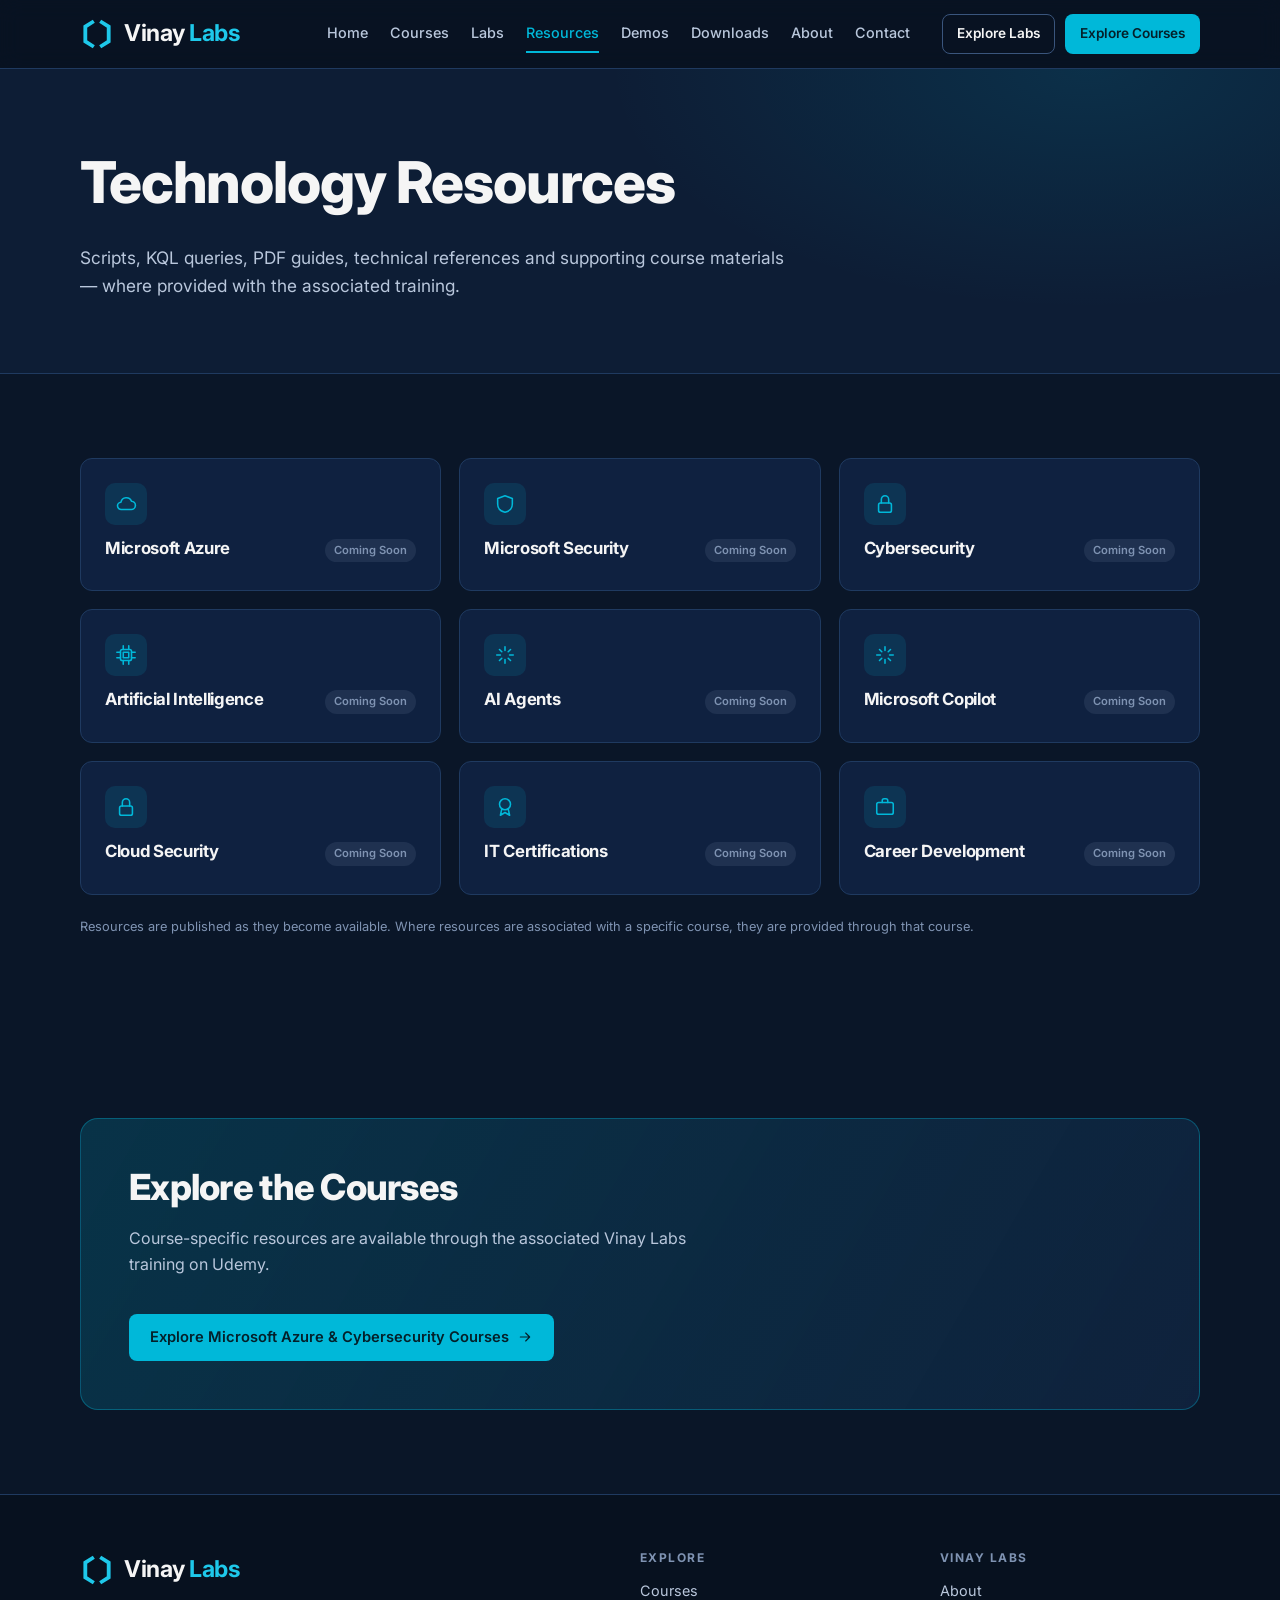
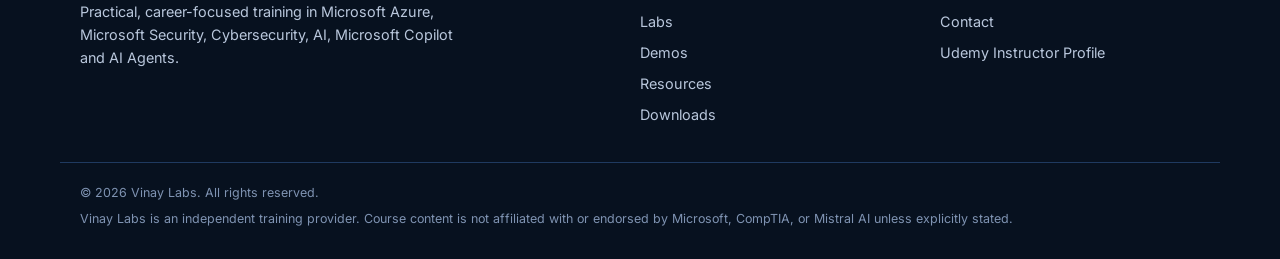
<file: resources.html>
<!doctype html>
<html lang="en">
<head>
<meta charset="utf-8">
<meta name="viewport" content="width=device-width, initial-scale=1">
<title>Cloud, Cybersecurity &amp; AI Resources | Vinay Labs</title>
<meta name="description" content="Access technology resources, technical references, scripts, queries, guides and supporting materials from Vinay Labs.">
<link rel="canonical" href="https://vinaylabs.com/resources">
<meta property="og:type" content="website">
<meta property="og:site_name" content="Vinay Labs">
<meta property="og:title" content="Cloud, Cybersecurity &amp; AI Resources | Vinay Labs">
<meta property="og:description" content="Access technology resources, technical references, scripts, queries, guides and supporting materials from Vinay Labs.">
<meta property="og:url" content="https://vinaylabs.com/resources">
<meta property="og:image" content="https://vinaylabs.com/og-image.png">
<meta property="og:image:width" content="1200">
<meta property="og:image:height" content="630">
<meta name="twitter:card" content="summary_large_image">
<meta name="twitter:image" content="https://vinaylabs.com/og-image.png">
<link rel="apple-touch-icon" href="/apple-touch-icon.png">
<meta name="theme-color" content="#0a1628">
<link rel="icon" href="data:image/svg+xml,%3Csvg xmlns='http://www.w3.org/2000/svg' viewBox='0 0 32 32'%3E%3Crect width='32' height='32' rx='7' fill='%230a1628'/%3E%3Cpath d='M13 5 6 9.5v13l7 4.5M19 5l7 4.5v13L19 26.5' fill='none' stroke='%231ec8ea' stroke-width='3.4'/%3E%3C/svg%3E">
<link rel="preconnect" href="https://fonts.googleapis.com">
<link rel="preconnect" href="https://fonts.gstatic.com" crossorigin>
<link href="https://fonts.googleapis.com/css2?family=Inter:wght@400;500;600;700;800&display=swap" rel="stylesheet">
<link rel="stylesheet" href="/style.css">
</head>
<body>
<a class="skip" href="#main">Skip to content</a>
<header class="site-header">
  <div class="wrap bar">
    <a class="logo" href="/" aria-label="Vinay Labs home"><svg class="logo-mark" viewBox="0 0 32 32" aria-hidden="true" fill="none" stroke="#1ec8ea" stroke-width="3.6" stroke-linejoin="miter" stroke-linecap="butt"><path d="M13 4 5 9v14l8 5"/><path d="M19 4l8 5v14l-8 5"/></svg><span>Vinay <b>Labs</b></span></a>
    <button class="menu-btn" aria-label="Open menu" aria-expanded="false" aria-controls="nav"><span></span><span></span><span></span></button>
    <nav id="nav" class="nav" aria-label="Main"><a href="/">Home</a><a href="/courses">Courses</a><a href="/labs">Labs</a><a href="/resources" class=active aria-current=page>Resources</a><a href="/demos">Demos</a><a href="/downloads">Downloads</a><a href="/about">About</a><a href="/contact">Contact</a>
      <span class="nav-cta"><a class="btn btn-ghost" href="/labs">Explore Labs</a><a class="btn btn-primary" href="/courses">Explore Courses</a></span>
    </nav>
  </div>
</header>
<main id="main">
<section class="page-hero"><div class="wrap"><h1>Technology Resources</h1><p class="lead">Scripts, KQL queries, PDF guides, technical references and supporting course materials — where provided with the associated training.</p></div></section><section class="section"><div class="wrap"><div class="grid g3"><div class="card"><svg class="ico box" viewBox="0 0 24 24" fill="none" stroke="currentColor" stroke-width="1.7" stroke-linecap="round" stroke-linejoin="round" aria-hidden="true"><path d="M7 18a4 4 0 0 1-.5-8A6 6 0 0 1 18 9a4.5 4.5 0 0 1-.5 9z"/></svg><div class="card-top"><h3>Microsoft Azure</h3><span class="pill soon">Coming Soon</span></div></div><div class="card"><svg class="ico box" viewBox="0 0 24 24" fill="none" stroke="currentColor" stroke-width="1.7" stroke-linecap="round" stroke-linejoin="round" aria-hidden="true"><path d="M12 3 4 6v6c0 5 3.5 8 8 9 4.5-1 8-4 8-9V6z"/></svg><div class="card-top"><h3>Microsoft Security</h3><span class="pill soon">Coming Soon</span></div></div><div class="card"><svg class="ico box" viewBox="0 0 24 24" fill="none" stroke="currentColor" stroke-width="1.7" stroke-linecap="round" stroke-linejoin="round" aria-hidden="true"><rect x="5" y="11" width="14" height="10" rx="2"/><path d="M8 11V7a4 4 0 0 1 8 0v4"/></svg><div class="card-top"><h3>Cybersecurity</h3><span class="pill soon">Coming Soon</span></div></div><div class="card"><svg class="ico box" viewBox="0 0 24 24" fill="none" stroke="currentColor" stroke-width="1.7" stroke-linecap="round" stroke-linejoin="round" aria-hidden="true"><rect x="6" y="6" width="12" height="12" rx="2"/><path d="M9 9h6v6H9zM9 2v4M15 2v4M9 18v4M15 18v4M2 9h4M2 15h4M18 9h4M18 15h4"/></svg><div class="card-top"><h3>Artificial Intelligence</h3><span class="pill soon">Coming Soon</span></div></div><div class="card"><svg class="ico box" viewBox="0 0 24 24" fill="none" stroke="currentColor" stroke-width="1.7" stroke-linecap="round" stroke-linejoin="round" aria-hidden="true"><path d="M12 3v4M12 17v4M3 12h4M17 12h4M6 6l2.5 2.5M15.5 15.5 18 18M6 18l2.5-2.5M15.5 8.5 18 6"/></svg><div class="card-top"><h3>AI Agents</h3><span class="pill soon">Coming Soon</span></div></div><div class="card"><svg class="ico box" viewBox="0 0 24 24" fill="none" stroke="currentColor" stroke-width="1.7" stroke-linecap="round" stroke-linejoin="round" aria-hidden="true"><path d="M12 3v4M12 17v4M3 12h4M17 12h4M6 6l2.5 2.5M15.5 15.5 18 18M6 18l2.5-2.5M15.5 8.5 18 6"/></svg><div class="card-top"><h3>Microsoft Copilot</h3><span class="pill soon">Coming Soon</span></div></div><div class="card"><svg class="ico box" viewBox="0 0 24 24" fill="none" stroke="currentColor" stroke-width="1.7" stroke-linecap="round" stroke-linejoin="round" aria-hidden="true"><rect x="5" y="11" width="14" height="10" rx="2"/><path d="M8 11V7a4 4 0 0 1 8 0v4"/></svg><div class="card-top"><h3>Cloud Security</h3><span class="pill soon">Coming Soon</span></div></div><div class="card"><svg class="ico box" viewBox="0 0 24 24" fill="none" stroke="currentColor" stroke-width="1.7" stroke-linecap="round" stroke-linejoin="round" aria-hidden="true"><circle cx="12" cy="9" r="6"/><path d="m8.5 14-1.5 7 5-3 5 3-1.5-7"/></svg><div class="card-top"><h3>IT Certifications</h3><span class="pill soon">Coming Soon</span></div></div><div class="card"><svg class="ico box" viewBox="0 0 24 24" fill="none" stroke="currentColor" stroke-width="1.7" stroke-linecap="round" stroke-linejoin="round" aria-hidden="true"><rect x="3" y="7" width="18" height="13" rx="2"/><path d="M9 7V5a2 2 0 0 1 2-2h2a2 2 0 0 1 2 2v2"/></svg><div class="card-top"><h3>Career Development</h3><span class="pill soon">Coming Soon</span></div></div></div><p class="note">Resources are published as they become available. Where resources are associated with a specific course, they are provided through that course.</p></div></section><section class="section"><div class="wrap"><div class="cta-band"><div><h2>Explore the Courses</h2><p>Course-specific resources are available through the associated Vinay Labs training on Udemy.</p></div><div class="btn-row"><a class="btn btn-primary" href="/courses">Explore Microsoft Azure &amp; Cybersecurity Courses<svg class="ico sm" viewBox="0 0 24 24" fill="none" stroke="currentColor" stroke-width="1.7" stroke-linecap="round" stroke-linejoin="round" aria-hidden="true"><path d="M5 12h14M13 6l6 6-6 6"/></svg></a></div></div></div></section>
</main>
<footer class="site-footer">
  <div class="wrap foot">
    <div class="foot-brand">
      <a class="logo" href="/"><svg class="logo-mark" viewBox="0 0 32 32" aria-hidden="true" fill="none" stroke="#1ec8ea" stroke-width="3.6" stroke-linejoin="miter" stroke-linecap="butt"><path d="M13 4 5 9v14l8 5"/><path d="M19 4l8 5v14l-8 5"/></svg><span>Vinay <b>Labs</b></span></a>
      <p>Practical, career-focused training in Microsoft Azure, Microsoft Security, Cybersecurity, AI, Microsoft Copilot and AI Agents.</p>
    </div>
    <div class="foot-col"><h3>Explore</h3><a href="/courses">Courses</a><a href="/labs">Labs</a><a href="/demos">Demos</a><a href="/resources">Resources</a><a href="/downloads">Downloads</a></div>
    <div class="foot-col"><h3>Vinay Labs</h3><a href="/about">About</a><a href="/contact">Contact</a><a href="https://www.udemy.com/user/vinay-kumar-556/" target="_blank" rel="noopener">Udemy Instructor Profile</a></div>
  </div>
  <div class="wrap foot-base"><p>&copy; 2026 Vinay Labs. All rights reserved.</p><p>Vinay Labs is an independent training provider. Course content is not affiliated with or endorsed by Microsoft, CompTIA, or Mistral AI unless explicitly stated.</p></div>
</footer>
<script src="/site.js" defer></script>
</body>
</html>
</file>
<file: style.css>
:root{
  --bg:#0a1628; --bg-2:#0d1d35; --bg-3:#132a4a; --card:#0f2140; --line:#1f3a60;
  --fg:#f5f5f5; --fg-2:#b9c7dc; --fg-3:#7f93b2;
  --accent:#00b8d9; --accent-2:#00d4f5; --accent-ink:#04202a; --ok:#22c55e;
  --r:12px; --wrap:1160px;
}
*{box-sizing:border-box}
html{scroll-behavior:smooth;-webkit-text-size-adjust:100%}
body{margin:0;background:var(--bg);color:var(--fg);font:16px/1.6 Inter,-apple-system,BlinkMacSystemFont,"Segoe UI",sans-serif;-webkit-font-smoothing:antialiased}
img,svg{max-width:100%}
a{color:inherit;text-decoration:none}
h1,h2,h3{line-height:1.15;margin:0 0 .5em;letter-spacing:-.02em}
h1{font-size:clamp(2.2rem,5vw,3.6rem);font-weight:800}
h2,.h2{font-size:clamp(1.6rem,3vw,2.25rem);font-weight:800}
h3{font-size:1.05rem;font-weight:700}
p{margin:0 0 1em;color:var(--fg-2)}
.wrap{max-width:var(--wrap);margin:0 auto;padding:0 20px}
.narrow{max-width:820px}
.skip{position:absolute;left:-9999px}.skip:focus{left:12px;top:12px;background:var(--accent);color:var(--accent-ink);padding:8px 12px;border-radius:8px;z-index:99}
:focus-visible{outline:2px solid var(--accent-2);outline-offset:3px}

/* header */
.site-header{position:sticky;top:0;z-index:50;background:rgba(8,18,34,.9);backdrop-filter:blur(10px);border-bottom:1px solid var(--line)}
.bar{display:flex;align-items:center;gap:24px;height:68px}
.logo{display:flex;align-items:center;gap:10px;font-weight:700;font-size:1.45rem;letter-spacing:-.02em}
.logo-mark{width:32px;height:32px}
.nav{display:flex;align-items:center;gap:22px;margin-left:auto;font-size:.9rem;font-weight:500}
.nav>a{color:var(--fg-2);padding:6px 0;border-bottom:2px solid transparent}
.nav>a:hover{color:var(--fg)}
.nav>a.active{color:var(--accent);border-color:var(--accent)}
.nav-cta{display:flex;gap:10px;margin-left:10px}
.menu-btn{display:none;margin-left:auto;background:none;border:1px solid var(--line);border-radius:8px;width:42px;height:40px;padding:10px;cursor:pointer}
.menu-btn span{display:block;height:2px;background:var(--fg);margin:4px 0;border-radius:2px}

/* buttons */
.btn{display:inline-flex;align-items:center;gap:8px;padding:11px 20px;border-radius:8px;font-weight:600;font-size:.92rem;border:1px solid transparent;transition:.15s;cursor:pointer;font-family:inherit}
.btn-primary{background:var(--accent);color:var(--accent-ink)}
.btn-primary:hover{background:var(--accent-2)}
.btn-ghost{border-color:#3a557d;color:var(--fg)}
.btn-ghost:hover{border-color:var(--accent);color:var(--accent)}
.nav-cta .btn{padding:8px 14px;font-size:.85rem}
.btn-row{display:flex;flex-wrap:wrap;gap:12px;align-items:center;margin-top:8px}
.ico{width:22px;height:22px;flex:none}.ico.sm{width:16px;height:16px}
.ico.box{width:42px;height:42px;padding:10px;border-radius:10px;background:rgba(0,184,217,.12);color:var(--accent);margin-bottom:14px}
.link{display:inline-flex;align-items:center;gap:6px;color:var(--accent);font-weight:600;font-size:.9rem}
.link:hover{color:var(--accent-2)}
.text-link{display:inline-flex;align-items:center;gap:6px;color:var(--fg-2);font-size:.9rem;margin-top:18px}
.text-link:hover{color:var(--accent)}

/* hero */
.hero{padding:88px 0 80px;background:radial-gradient(900px 500px at 80% 10%,rgba(0,184,217,.12),transparent 60%),linear-gradient(180deg,#0b1a31,var(--bg))}
.hero-grid{display:grid;grid-template-columns:1.1fr 1fr;gap:56px;align-items:center}
.eyebrow{display:inline-block;font-size:.72rem;font-weight:700;letter-spacing:.14em;text-transform:uppercase;color:var(--accent);margin-bottom:16px}
.eyebrow.dot{padding:6px 12px;border:1px solid rgba(0,184,217,.35);border-radius:999px;background:rgba(0,184,217,.08)}
.eyebrow.dot:before{content:"";display:inline-block;width:6px;height:6px;border-radius:50%;background:var(--accent);margin-right:8px;vertical-align:middle}
.lead{font-size:1.08rem;color:var(--fg-2)}
.eco{background:linear-gradient(180deg,#0f2342,#0b1b33);border:1px solid var(--line);border-radius:16px;padding:22px;box-shadow:0 30px 80px rgba(0,0,0,.35)}
.eco-top,.eco-foot{display:flex;justify-content:space-between;gap:10px;font-size:.68rem;letter-spacing:.1em;text-transform:uppercase;color:var(--fg-3)}
.live{color:var(--ok)}.live:before{content:"● "}
.eco-core{margin:22px auto;width:max-content;padding:10px 18px;border:1px solid var(--accent);border-radius:8px;color:var(--accent);font-weight:700;background:rgba(0,184,217,.08)}
.eco-grid{display:grid;grid-template-columns:repeat(3,1fr);gap:10px}
.eco-node{display:flex;flex-direction:column;align-items:center;gap:6px;text-align:center;padding:14px 8px;border:1px solid var(--line);border-radius:10px;background:var(--bg-3);font-size:.78rem;font-weight:600;color:var(--fg)}
.eco-node .ico{color:var(--accent)}
.eco-foot{margin-top:18px;text-transform:none;letter-spacing:0;font-size:.75rem}
.udemy{color:var(--accent-ink);background:var(--accent);padding:2px 8px;border-radius:5px;margin-left:4px}
.strip{background:#07111f;border-block:1px solid var(--line)}
.strip .wrap{display:flex;flex-wrap:wrap;justify-content:center;gap:10px 34px;padding:16px 20px;font-size:.72rem;font-weight:700;letter-spacing:.16em;color:var(--fg-3)}

/* sections */
.section{padding:84px 0}
.section.alt{background:var(--bg-2)}
.head{max-width:640px;margin-bottom:34px}
.h2{margin-bottom:28px}.head .h2{margin-bottom:12px}
.grid{display:grid;gap:18px}
.g3{grid-template-columns:repeat(3,1fr)}.g4{grid-template-columns:repeat(4,1fr)}
.card{display:flex;flex-direction:column;background:var(--card);border:1px solid var(--line);border-radius:var(--r);padding:24px;transition:.2s}
.card p{font-size:.92rem;margin-bottom:0}
a.card:hover,.card.course:hover{border-color:rgba(0,184,217,.55);transform:translateY(-2px)}
.card-foot{margin-top:auto;padding-top:18px;border-top:1px solid var(--line);margin-top:18px}
.card.course .card-foot{margin-top:auto}
.card.course p{margin-bottom:18px}
.card-top{display:flex;justify-content:space-between;align-items:flex-start;gap:10px}
.tag{align-self:flex-start;font-size:.72rem;font-weight:600;color:var(--accent);background:rgba(0,184,217,.12);padding:4px 10px;border-radius:999px;margin-bottom:14px}
.pill{flex:none;font-size:.7rem;font-weight:600;padding:3px 9px;border-radius:999px}
.pill.ok{color:#86efac;background:rgba(34,197,94,.12)}
.pill.soon{color:var(--fg-3);background:rgba(127,147,178,.14)}
.muted-sm{font-size:.82rem;color:var(--fg-3)}
.disclaimer,.note{font-size:.8rem;color:var(--fg-3);margin-top:22px}
.steps{display:grid;grid-template-columns:repeat(4,1fr);border:1px solid var(--line);border-top:2px solid var(--accent);border-radius:var(--r);overflow:hidden;background:var(--bg)}
.step{padding:26px 22px;border-right:1px solid var(--line)}.step:last-child{border-right:0}
.step .num{display:block;font-size:1.6rem;font-weight:800;color:#1f5a7a;margin-bottom:8px}
.step p{font-size:.9rem;margin:0}
.inline-cta{display:flex;justify-content:space-between;align-items:center;gap:20px;margin-top:22px;padding:22px 24px;border:1px solid var(--line);border-radius:var(--r);background:var(--card)}
.inline-cta h3{margin:0 0 4px}.inline-cta p{margin:0;font-size:.9rem}
.inline-cta.big{padding:40px;background:linear-gradient(120deg,#0f2748,#0b1b33);border-color:rgba(0,184,217,.35)}
.inline-cta.big h2{margin-bottom:8px}
.split{display:grid;grid-template-columns:1fr 1fr;gap:48px;align-items:start}
.checks{list-style:none;margin:0 0 14px;padding:0;display:grid;gap:12px}
.checks li{display:flex;gap:10px;align-items:center;color:var(--fg)}
.checks .ico{color:var(--accent)}
.feature h3{margin-top:4px}.feature p{font-size:.92rem}
.instructor{display:grid;grid-template-columns:200px 1fr;gap:48px;align-items:center}
.avatar{width:200px;height:200px;border-radius:50%;display:grid;place-items:center;font-size:3.6rem;font-weight:800;color:var(--accent);background:radial-gradient(circle at 30% 30%,#17365f,#0a1628);border:2px solid rgba(0,184,217,.5);box-shadow:0 0 0 10px rgba(0,184,217,.06)}
.role{color:var(--accent);font-weight:600}
.faq{display:grid;gap:10px}
.faq details{border:1px solid var(--line);border-radius:10px;background:var(--card)}
.faq summary{cursor:pointer;list-style:none;padding:18px 52px 18px 20px;font-weight:600;position:relative}
.faq summary::-webkit-details-marker{display:none}
.faq summary:after{content:"+";position:absolute;right:20px;top:50%;transform:translateY(-50%);color:var(--accent);font-size:1.4rem;font-weight:400}
.faq details[open] summary:after{content:"−"}
.faq details p{padding:0 20px 18px;margin:0}
.contact-card{display:flex;justify-content:space-between;align-items:center;gap:28px;flex-wrap:wrap;padding:36px;border:1px solid var(--line);border-radius:16px;background:var(--card)}
.contact-card p{margin:0;max-width:560px}
.cta-band{display:flex;justify-content:space-between;align-items:center;gap:28px;flex-wrap:wrap;padding:48px;border-radius:18px;background:linear-gradient(120deg,rgba(0,184,217,.18),rgba(19,42,74,.6));border:1px solid rgba(0,184,217,.35)}
.cta-band p{margin:0;max-width:600px}
.page-hero{padding:80px 0 56px;background:radial-gradient(800px 400px at 85% 0,rgba(0,184,217,.12),transparent 60%),var(--bg-2);border-bottom:1px solid var(--line)}
.page-hero .lead{max-width:720px}
.chips{display:flex;flex-wrap:wrap;gap:10px;margin-bottom:26px}
.chip{font:inherit;font-size:.85rem;padding:8px 16px;border-radius:999px;border:1px solid var(--line);background:var(--card);color:var(--fg-2);cursor:pointer}
.chip.on,.chip:hover{border-color:var(--accent);color:var(--accent)}
.card.course.hide{display:none}
.tech{display:flex;flex-wrap:wrap;gap:10px}
.tech span{padding:9px 16px;border:1px solid var(--line);border-radius:999px;background:var(--card);font-size:.88rem;color:var(--fg)}
.form{gap:14px}
.form label{display:grid;gap:6px;font-size:.85rem;font-weight:600;color:var(--fg-2)}
.form input,.form textarea{font:inherit;color:var(--fg);background:var(--bg);border:1px solid var(--line);border-radius:8px;padding:11px 12px}
.form input:focus,.form textarea:focus{border-color:var(--accent);outline:none}
.form .btn{justify-content:center}

/* footer */
.site-footer{background:#07111f;border-top:1px solid var(--line);padding:56px 0 24px}
.foot{display:grid;grid-template-columns:2fr 1fr 1fr;gap:40px}
.foot-brand p{font-size:.9rem;max-width:380px;margin-top:12px}
.foot-col{display:grid;gap:8px;align-content:start;font-size:.9rem}
.foot-col h3{font-size:.75rem;text-transform:uppercase;letter-spacing:.12em;color:var(--fg-3)}
.foot-col a{color:var(--fg-2);word-break:break-word}.foot-col a:hover{color:var(--accent)}
.foot-base{margin-top:36px;padding-top:20px;border-top:1px solid var(--line)}
.foot-base p{font-size:.78rem;color:var(--fg-3);margin:0 0 6px}

@media (max-width:1060px){
  .menu-btn{display:block}
  .nav{position:fixed;inset:68px 0 auto 0;flex-direction:column;align-items:stretch;gap:0;background:#081222;border-bottom:1px solid var(--line);padding:8px 20px 20px;display:none;max-height:calc(100vh - 68px);overflow:auto}
  .nav.open{display:flex}
  .nav>a{padding:13px 0;border-bottom:1px solid var(--line)}
  .nav>a.active{border-bottom-color:var(--line)}
  .nav-cta{margin:16px 0 0}
  .g4{grid-template-columns:repeat(2,1fr)}
}
@media (max-width:860px){
  .hero-grid,.split,.instructor{grid-template-columns:1fr}
  .g3{grid-template-columns:1fr 1fr}
  .steps{grid-template-columns:1fr 1fr}.step:nth-child(2){border-right:0}.step:nth-child(-n+2){border-bottom:1px solid var(--line)}
  .foot{grid-template-columns:1fr 1fr}.foot-brand{grid-column:1/-1}
  .avatar{width:140px;height:140px;font-size:2.6rem}
}
@media (max-width:560px){
  .section{padding:60px 0}.hero{padding:56px 0}
  .g3,.g4,.steps{grid-template-columns:1fr}
  .step{border-right:0;border-bottom:1px solid var(--line)}.step:last-child{border-bottom:0}
  .eco-grid{grid-template-columns:1fr 1fr}
  .inline-cta,.cta-band,.contact-card{flex-direction:column;align-items:flex-start;padding:26px}
  .foot{grid-template-columns:1fr}
  .nav-cta{flex-direction:column}.nav-cta .btn{justify-content:center}
  .eco-foot{flex-direction:column}
}
@media (prefers-reduced-motion:reduce){*{transition:none!important;scroll-behavior:auto!important}}

.badge{flex:none;font-size:.7rem;font-weight:700;color:#3b2f00;background:#f5c542;padding:3px 9px;border-radius:6px;height:max-content}
.card.course h3 a:hover{color:var(--accent)}
.card.course .card-top{margin-bottom:0}
.btn-sm{padding:9px 16px;font-size:.85rem}

.logo span{letter-spacing:-.02em}.logo b{color:#1ec8ea;font-weight:700}
.logo-mark{width:34px;height:34px}
.hero-art{margin:0;position:relative;border-radius:18px;overflow:hidden;border:1px solid rgba(0,184,217,.35);box-shadow:0 30px 80px rgba(0,0,0,.45),0 0 60px rgba(0,184,217,.12)}
.hero-art img{display:block;width:100%;height:auto;aspect-ratio:594/600;object-fit:cover}
.hero-art figcaption{position:absolute;left:0;right:0;bottom:0;display:flex;justify-content:space-between;gap:10px;flex-wrap:wrap;padding:14px 16px;font-size:.78rem;color:var(--fg-2);background:linear-gradient(0deg,rgba(6,14,28,.92),rgba(6,14,28,0))}
</file>
